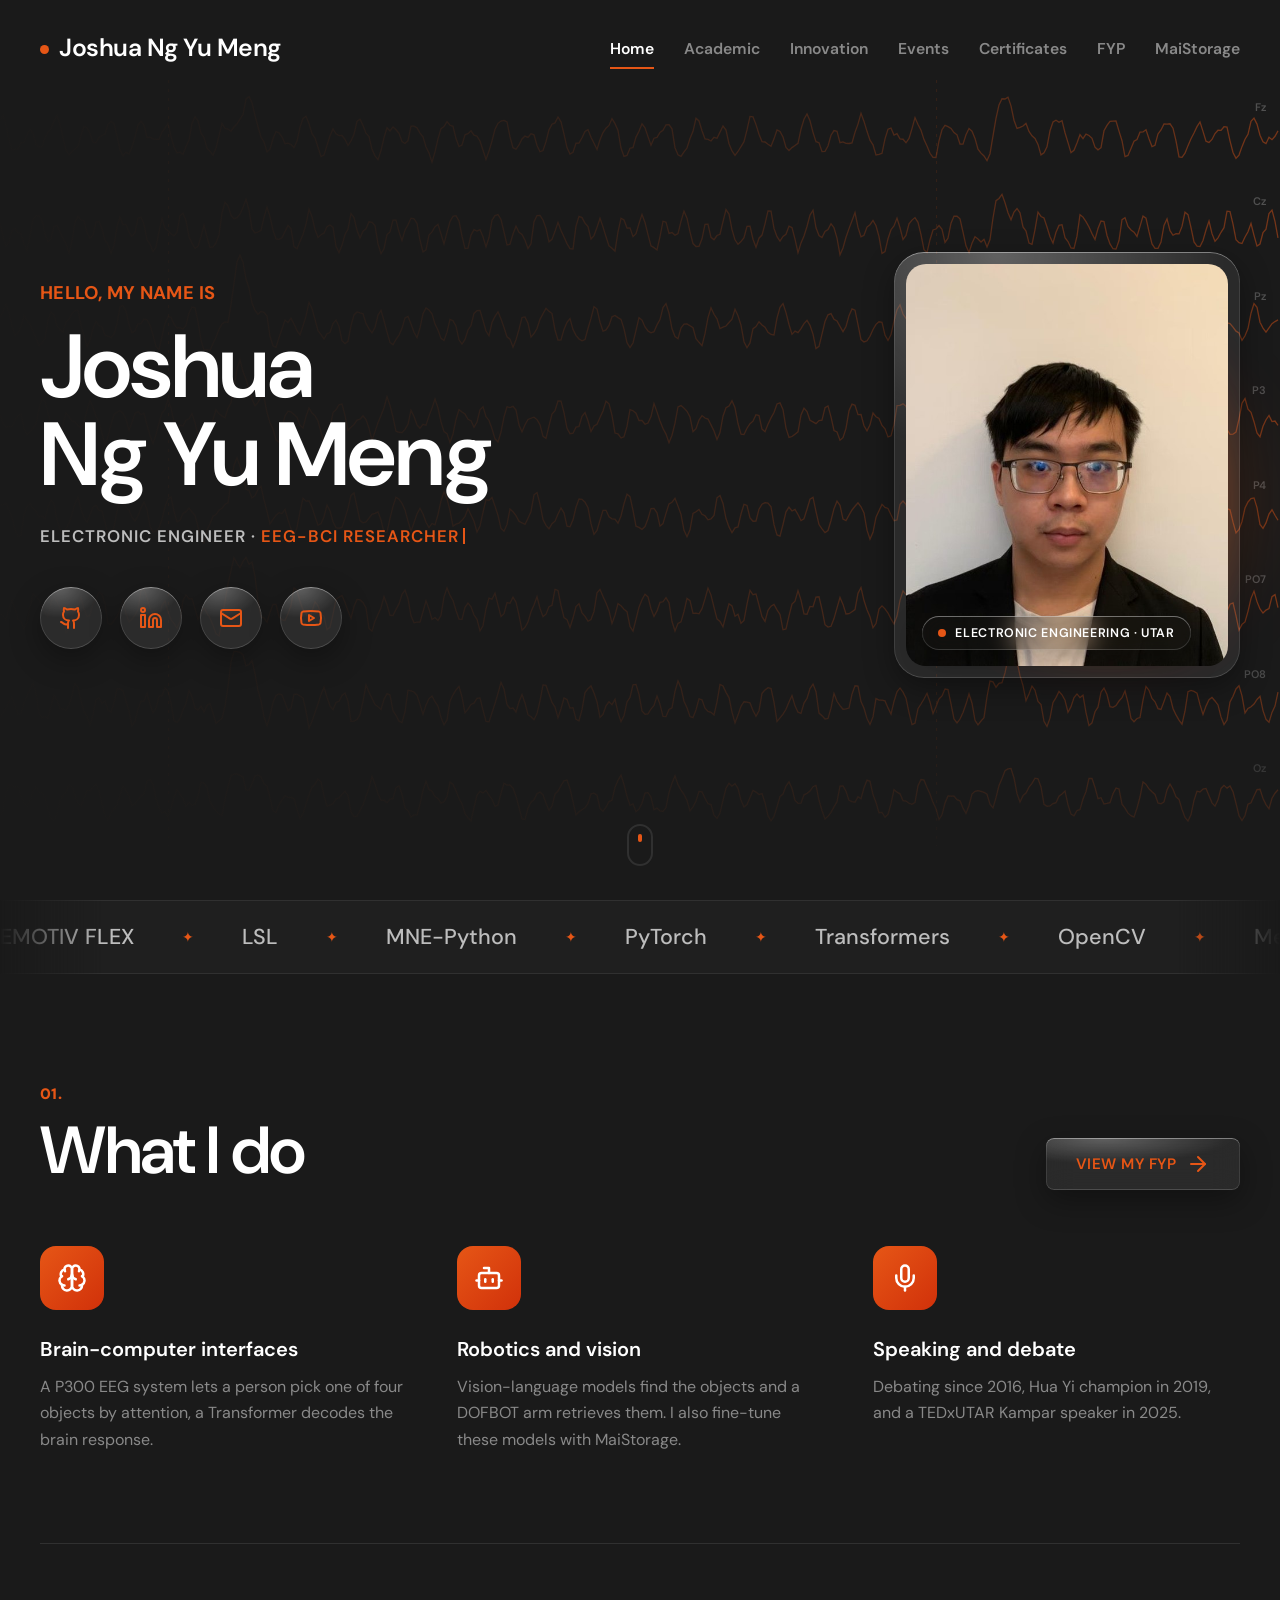
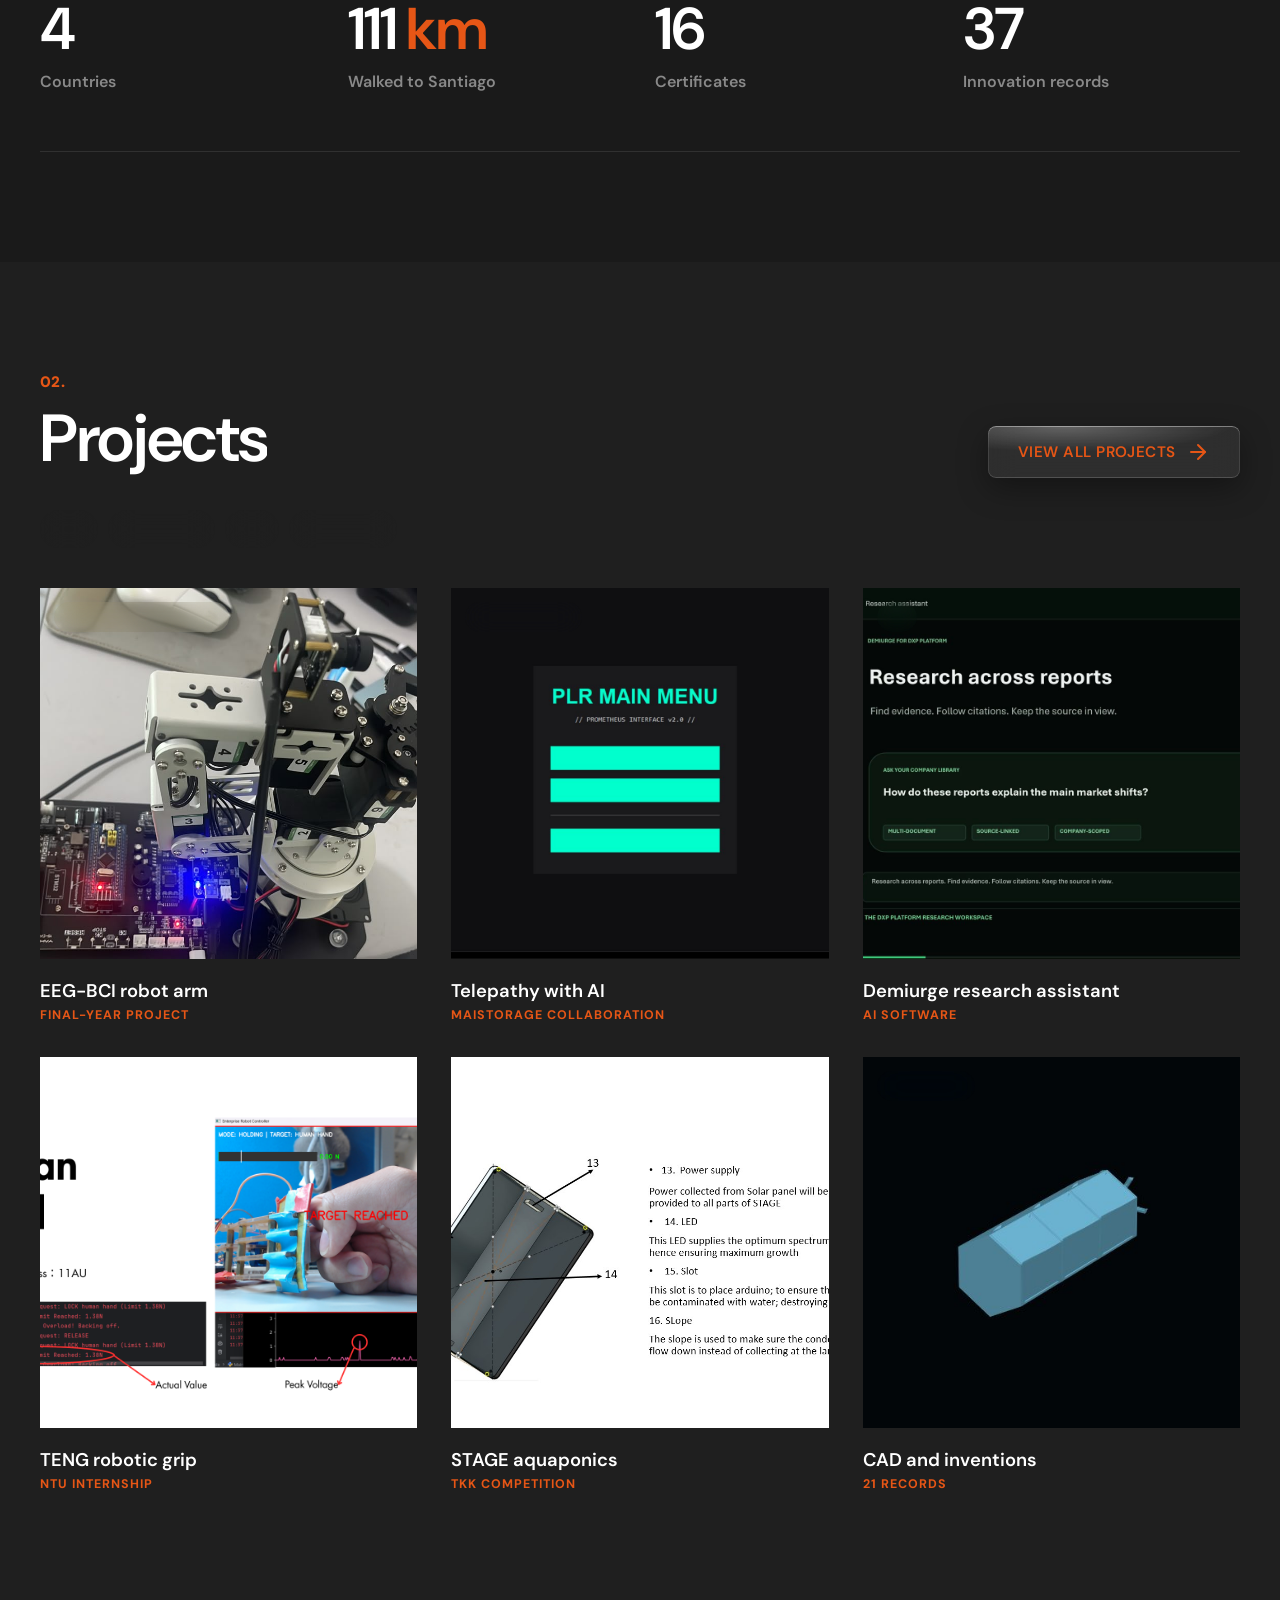
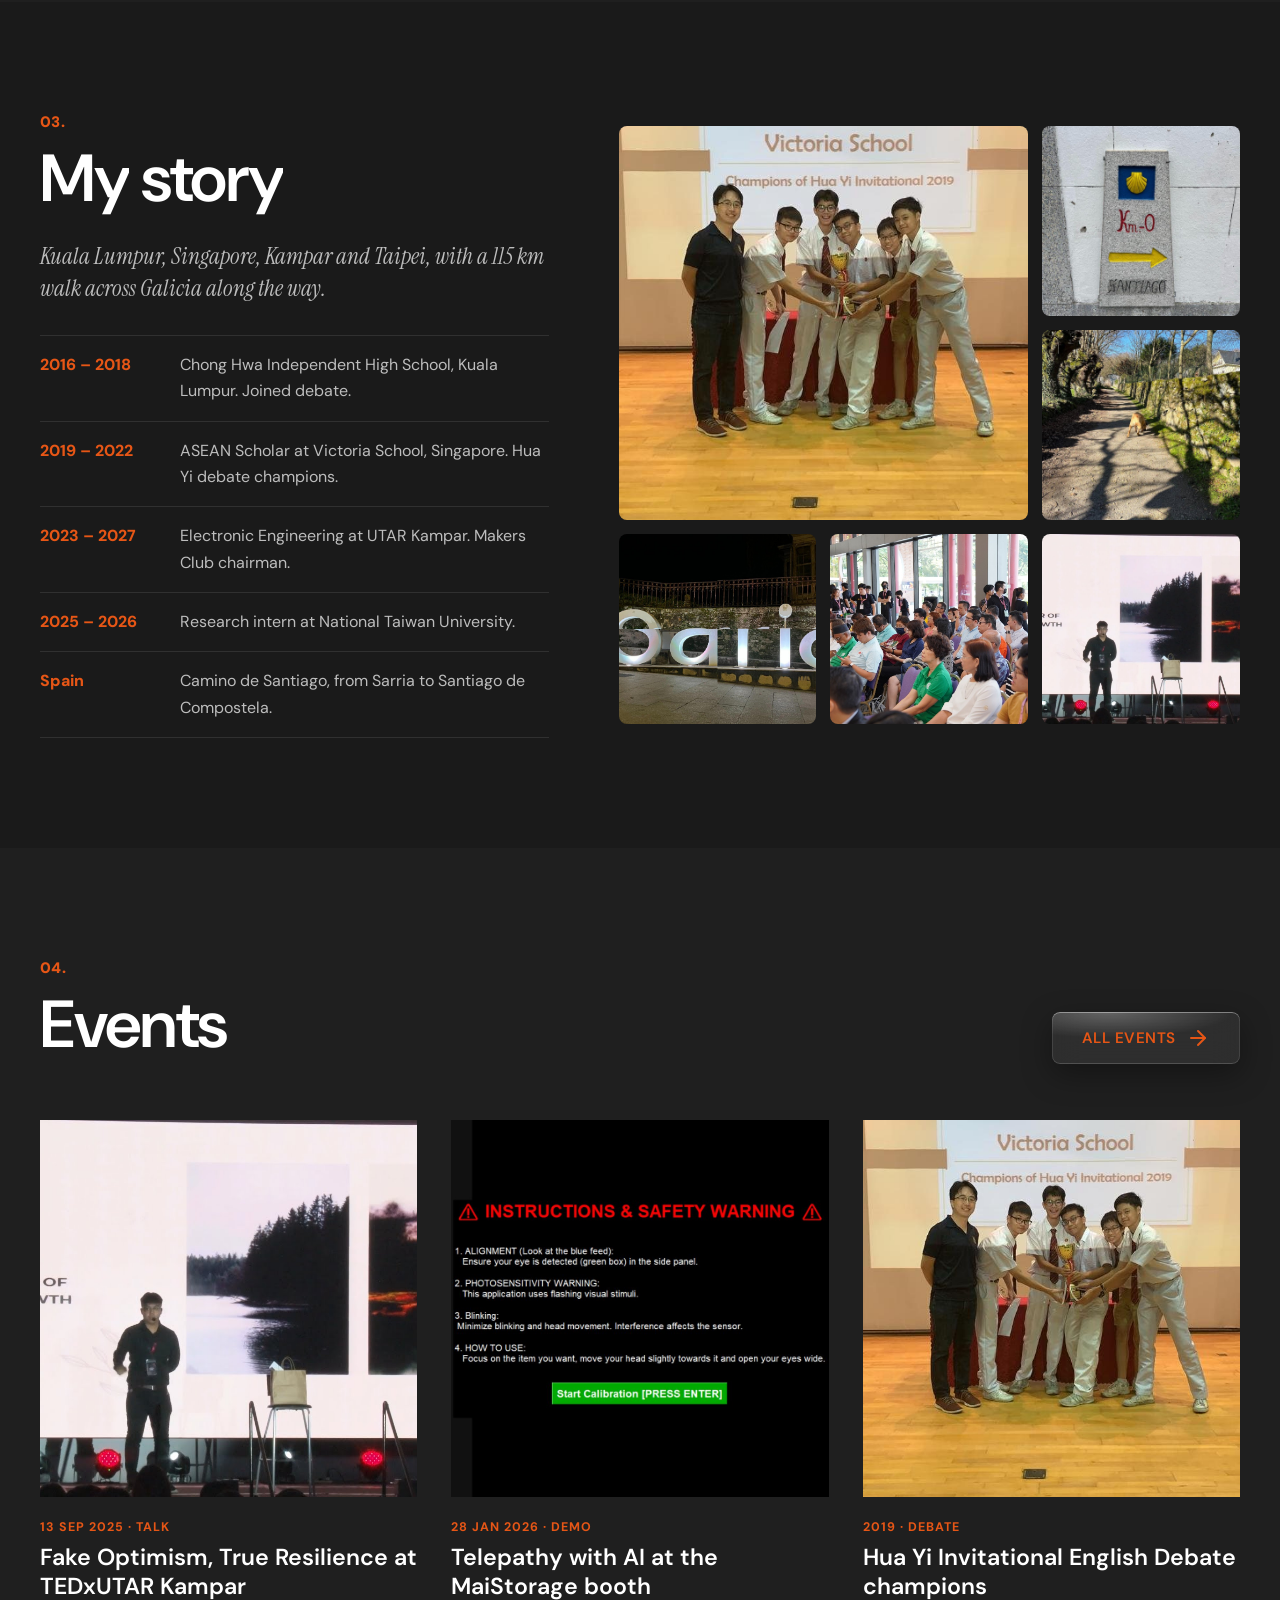
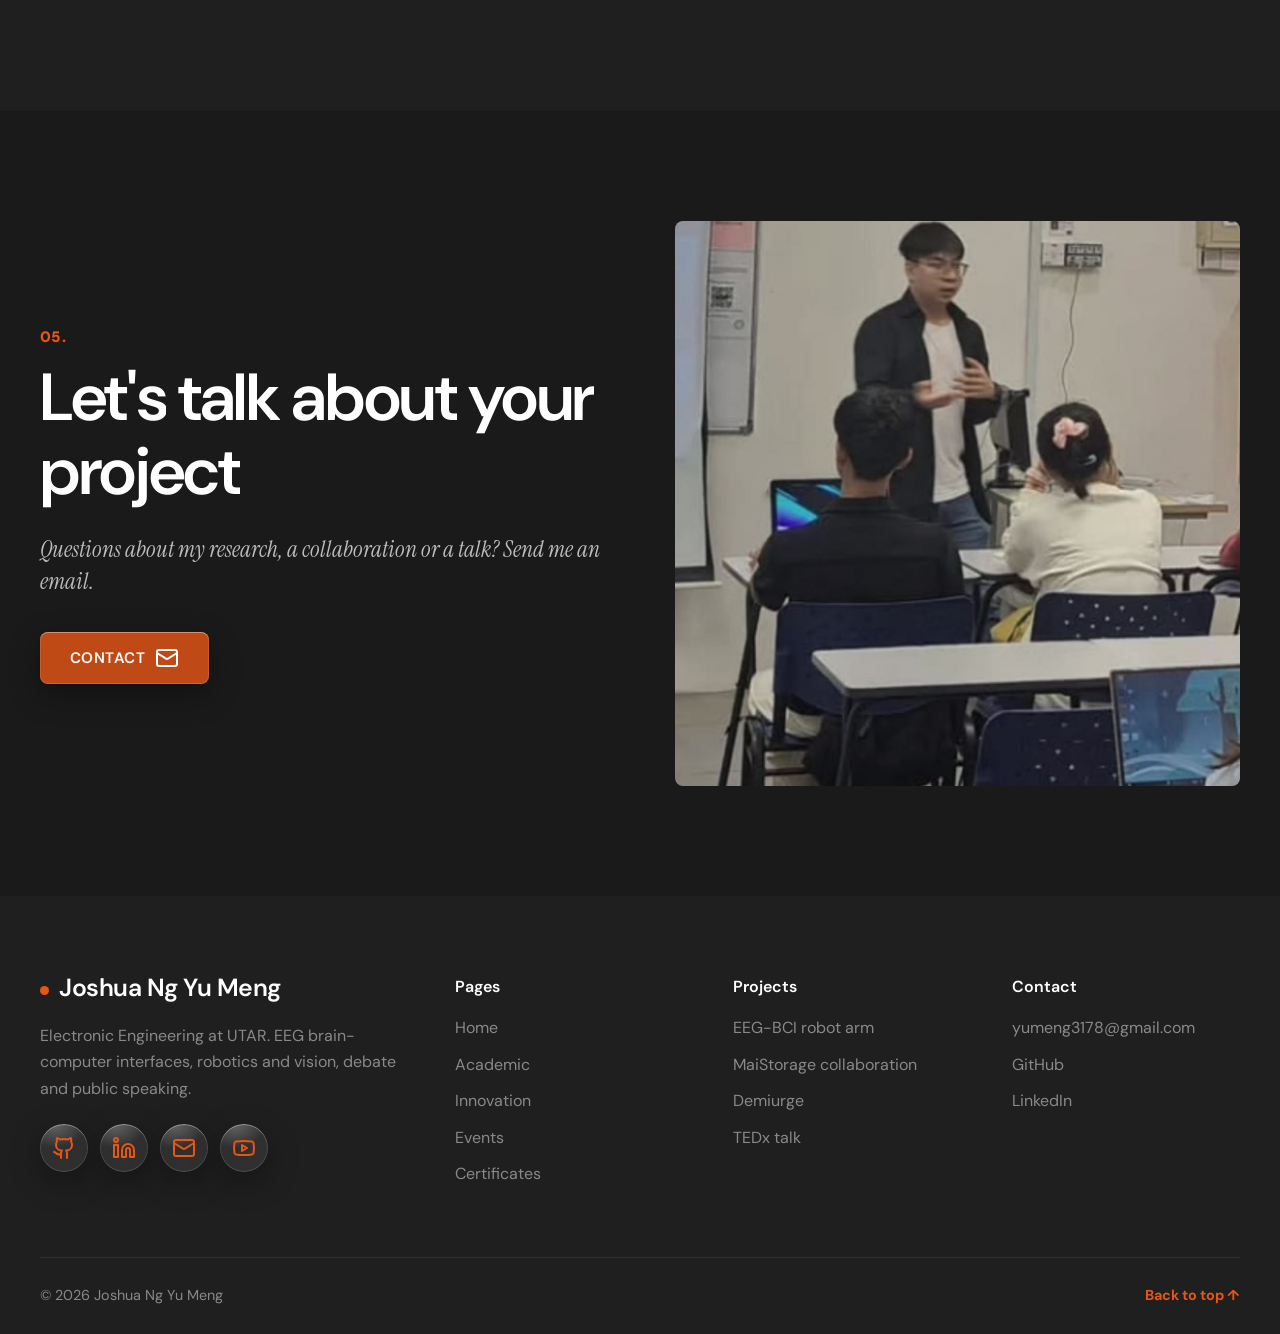
<file: index.html>
<!doctype html>
<html lang="en"><head><meta charset="utf-8"><meta name="viewport" content="width=device-width, initial-scale=1"><meta name="description" content="Joshua Ng Yu Meng, Electronic Engineering student at UTAR: EEG brain-computer interfaces, robotics, debate, TEDx and the MaiStorage collaboration."><title>Joshua Ng Yu Meng | Electronic Engineering</title><link rel="preconnect" href="https://api.fontshare.com"><link rel="preconnect" href="https://fonts.googleapis.com"><link rel="preconnect" href="https://fonts.gstatic.com" crossorigin><link rel="stylesheet" href="https://api.fontshare.com/v2/css?f[]=clash-display@500,600,700&display=swap"><link rel="stylesheet" href="https://fonts.googleapis.com/css2?family=DM+Sans:ital,opsz,wght@0,9..40,400;0,9..40,500;0,9..40,700;1,9..40,400&family=Instrument+Serif:ital@0;1&display=swap"><link rel="stylesheet" href="home.css"></head>
<body><div class="progress"></div><script>document.documentElement.classList.add('js')</script>
<header class="top" id="top"><div class="wrap"><a class="brand" href="index.html"><i></i>Joshua Ng Yu Meng</a><nav class="nav" aria-label="Primary navigation"><a href="index.html" aria-current="page">Home</a><a href="academic.html">Academic</a><a href="innovation.html">Innovation</a><a href="events.html">Events</a><a href="certificates.html">Certificates</a><a href="fyp.html">FYP</a><a href="maistorage.html">MaiStorage</a></nav><button class="menu-btn" aria-label="Open menu" aria-expanded="false"><svg class="ic" viewBox="0 0 24 24" fill="none" stroke="currentColor" stroke-width="2" stroke-linecap="round" aria-hidden="true"><path d="M4 6h16M4 12h16M4 18h16"/></svg></button></div></header>
<main>
  <section class="hero"><canvas class="hero-eeg" aria-hidden="true"></canvas><div class="wrap hero-grid"><div class="hero-text">
    <p class="hello ld" style="--d:.1s">Hello, my name is</p>
    <h1 class="name ld" style="--d:.25s">Joshua<span>Ng Yu Meng</span></h1>
    <p class="role ld" style="--d:.45s">Electronic engineer · <span class="rotator" data-words="EEG-BCI researcher|Robotics engineer|TEDx speaker|Debater since 2016">EEG-BCI researcher</span></p>
    <div class="ld" style="--d:.6s"><div class="social"><a href="https://github.com/Joshua3178" target="_blank" rel="noreferrer" aria-label="GitHub"><svg class="ic" aria-hidden="true" xmlns="http://www.w3.org/2000/svg" width="24" height="24" viewBox="0 0 24 24" fill="none" stroke="currentColor" stroke-width="2" stroke-linecap="round" stroke-linejoin="round" > <path d="M15 22v-4a4.8 4.8 0 0 0-1-3.5c3 0 6-2 6-5.5.08-1.25-.27-2.48-1-3.5.28-1.15.28-2.35 0-3.5 0 0-1 0-3 1.5-2.64-.5-5.36-.5-8 0C6 2 5 2 5 2c-.3 1.15-.3 2.35 0 3.5A5.403 5.403 0 0 0 4 9c0 3.5 3 5.5 6 5.5-.39.49-.68 1.05-.85 1.65-.17.6-.22 1.23-.15 1.85v4" /> <path d="M9 18c-4.51 2-5-2-7-2" /> </svg></a><a href="https://www.linkedin.com/in/joshua-ng-5a8638422" target="_blank" rel="noreferrer" aria-label="LinkedIn"><svg class="ic" aria-hidden="true" xmlns="http://www.w3.org/2000/svg" width="24" height="24" viewBox="0 0 24 24" fill="none" stroke="currentColor" stroke-width="2" stroke-linecap="round" stroke-linejoin="round" > <path d="M16 8a6 6 0 0 1 6 6v7h-4v-7a2 2 0 0 0-2-2 2 2 0 0 0-2 2v7h-4v-7a6 6 0 0 1 6-6z" /> <rect width="4" height="12" x="2" y="9" /> <circle cx="4" cy="4" r="2" /> </svg></a><a href="mailto:yumeng3178@gmail.com" aria-label="Email"><svg class="ic" aria-hidden="true" xmlns="http://www.w3.org/2000/svg" width="24" height="24" viewBox="0 0 24 24" fill="none" stroke="currentColor" stroke-width="2" stroke-linecap="round" stroke-linejoin="round" > <rect width="20" height="16" x="2" y="4" rx="2" /> <path d="m22 7-8.97 5.7a1.94 1.94 0 0 1-2.06 0L2 7" /> </svg></a><a href="https://youtu.be/0LwCP-skTLY?si=Z0L5x6rH1_snY8cT" target="_blank" rel="noreferrer" aria-label="TEDx talk on YouTube"><svg class="ic" aria-hidden="true" xmlns="http://www.w3.org/2000/svg" width="24" height="24" viewBox="0 0 24 24" fill="none" stroke="currentColor" stroke-width="2" stroke-linecap="round" stroke-linejoin="round" > <path d="M2.5 17a24.12 24.12 0 0 1 0-10 2 2 0 0 1 1.4-1.4 49.56 49.56 0 0 1 16.2 0A2 2 0 0 1 21.5 7a24.12 24.12 0 0 1 0 10 2 2 0 0 1-1.4 1.4 49.55 49.55 0 0 1-16.2 0A2 2 0 0 1 2.5 17" /> <path d="m10 15 5-3-5-3z" /> </svg></a></div></div>
  </div>
    <div class="hero-side ld" style="--d:.35s"><figure class="hero-photo"><img src="assets/images/joshua-hero-portrait.jpg" alt="Joshua Ng Yu Meng" width="560" height="700"><figcaption><i></i>Electronic Engineering · UTAR</figcaption></figure></div>
  </div><a class="scroll-hint" href="#about" aria-label="Scroll down"></a></section>
  <div class="marquee" aria-label="Tools I use"><div class="track"><span>EMOTIV FLEX</span><span>LSL</span><span>MNE-Python</span><span>PyTorch</span><span>Transformers</span><span>OpenCV</span><span>MediaPipe</span><span>Qwen-VL</span><span>YOLO-World</span><span>SAM2</span><span>ESP32</span><span>STM32</span><span>Arduino</span><span>Inverse kinematics</span><span>Flask</span><span>Playwright</span><span>EMOTIV FLEX</span><span>LSL</span><span>MNE-Python</span><span>PyTorch</span><span>Transformers</span><span>OpenCV</span><span>MediaPipe</span><span>Qwen-VL</span><span>YOLO-World</span><span>SAM2</span><span>ESP32</span><span>STM32</span><span>Arduino</span><span>Inverse kinematics</span><span>Flask</span><span>Playwright</span></div></div>

  <section class="block" id="about"><div class="wrap">
    <div class="head"><span class="hud">01.</span><h2>What I do</h2><a class="btn" href="fyp.html">View my FYP <svg class="ic" aria-hidden="true" xmlns="http://www.w3.org/2000/svg" width="18" height="18" viewBox="0 0 24 24" fill="none" stroke="currentColor" stroke-width="2" stroke-linecap="round" stroke-linejoin="round" > <path d="M5 12h14" /> <path d="m12 5 7 7-7 7" /> </svg></a></div>
    <div class="svc">
      <article><div class="ico"><svg class="ic" aria-hidden="true" xmlns="http://www.w3.org/2000/svg" width="24" height="24" viewBox="0 0 24 24" fill="none" stroke="currentColor" stroke-width="2" stroke-linecap="round" stroke-linejoin="round" > <path d="M12 5a3 3 0 1 0-5.997.125 4 4 0 0 0-2.526 5.77 4 4 0 0 0 .556 6.588A4 4 0 1 0 12 18Z" /> <path d="M12 5a3 3 0 1 1 5.997.125 4 4 0 0 1 2.526 5.77 4 4 0 0 1-.556 6.588A4 4 0 1 1 12 18Z" /> <path d="M15 13a4.5 4.5 0 0 1-3-4 4.5 4.5 0 0 1-3 4" /> <path d="M17.599 6.5a3 3 0 0 0 .399-1.375" /> <path d="M6.003 5.125A3 3 0 0 0 6.401 6.5" /> <path d="M3.477 10.896a4 4 0 0 1 .585-.396" /> <path d="M19.938 10.5a4 4 0 0 1 .585.396" /> <path d="M6 18a4 4 0 0 1-1.967-.516" /> <path d="M19.967 17.484A4 4 0 0 1 18 18" /> </svg></div><h3>Brain-computer interfaces</h3><p>A P300 EEG system lets a person pick one of four objects by attention, a Transformer decodes the brain response.</p></article>
      <article><div class="ico"><svg class="ic" aria-hidden="true" xmlns="http://www.w3.org/2000/svg" width="24" height="24" viewBox="0 0 24 24" fill="none" stroke="currentColor" stroke-width="2" stroke-linecap="round" stroke-linejoin="round" > <path d="M12 8V4H8" /> <rect width="16" height="12" x="4" y="8" rx="2" /> <path d="M2 14h2" /> <path d="M20 14h2" /> <path d="M15 13v2" /> <path d="M9 13v2" /> </svg></div><h3>Robotics and vision</h3><p>Vision-language models find the objects and a DOFBOT arm retrieves them. I also fine-tune these models with MaiStorage.</p></article>
      <article><div class="ico"><svg class="ic" aria-hidden="true" xmlns="http://www.w3.org/2000/svg" width="24" height="24" viewBox="0 0 24 24" fill="none" stroke="currentColor" stroke-width="2" stroke-linecap="round" stroke-linejoin="round" > <path d="M12 2a3 3 0 0 0-3 3v7a3 3 0 0 0 6 0V5a3 3 0 0 0-3-3Z" /> <path d="M19 10v2a7 7 0 0 1-14 0v-2" /> <line x1="12" x2="12" y1="19" y2="22" /> </svg></div><h3>Speaking and debate</h3><p>Debating since 2016, Hua Yi champion in 2019, and a TEDxUTAR Kampar speaker in 2025.</p></article>
    </div>
    <div class="counts" style="margin-top:90px"><div><b data-n="4">4</b><span>Countries</span></div><div><b data-n="115">115<em> km</em></b><span>Walked to Santiago</span></div><div><b data-n="17">17</b><span>Certificates</span></div><div><b data-n="38">38</b><span>Innovation records</span></div></div>
  </div></section>

  <section class="block alt" id="projects"><div class="wrap">
    <div class="head"><span class="hud">02.</span><h2>Projects</h2><a class="btn" href="innovation.html">View all projects <svg class="ic" aria-hidden="true" xmlns="http://www.w3.org/2000/svg" width="18" height="18" viewBox="0 0 24 24" fill="none" stroke="currentColor" stroke-width="2" stroke-linecap="round" stroke-linejoin="round" > <path d="M5 12h14" /> <path d="m12 5 7 7-7 7" /> </svg></a></div>
    <div class="filters" role="tablist"><button class="on" data-f="all">All</button><button data-f="research">Research</button><button data-f="ai">AI</button><button data-f="hardware">Hardware</button></div><div class="pgrid"><a class="pcard" href="fyp.html" data-cat="research hardware"><figure><img src="assets/images/fyp-dofbot.jpeg" alt="EEG-BCI robot arm" loading="lazy"></figure><h3>EEG-BCI robot arm</h3><p>Final-year project</p></a><a class="pcard" href="maistorage.html" data-cat="research ai"><figure><img src="assets/maistorage/ui-main-menu.jpg" alt="Telepathy with AI" loading="lazy"></figure><h3>Telepathy with AI</h3><p>MaiStorage collaboration</p></a><a class="pcard" href="innovation.html#demiurge" data-cat="ai"><figure><img src="assets/videos/demiurge-demo-poster.jpg" alt="Demiurge research assistant" loading="lazy"></figure><h3>Demiurge research assistant</h3><p>AI software</p></a><a class="pcard" href="innovation.html#teng" data-cat="research hardware"><figure><img src="assets/images/innovation-ntu-grip-hand.png" alt="TENG robotic grip" loading="lazy"></figure><h3>TENG robotic grip</h3><p>NTU internship</p></a><a class="pcard" href="innovation.html#competitions" data-cat="hardware"><figure><img src="assets/images/innovation-tkk-prototype.jpg" alt="STAGE aquaponics" loading="lazy"></figure><h3>STAGE aquaponics</h3><p>TKK competition</p></a><a class="pcard" href="innovation.html#inventions" data-cat="hardware"><figure><img src="assets/images/cad-cage-assembly.jpg" alt="CAD and inventions" loading="lazy"></figure><h3>CAD and inventions</h3><p>21 records</p></a></div>
  </div></section>

  <section class="block" id="story"><div class="wrap split">
    <div>
      <div class="head" style="margin-bottom:22px"><span class="hud">03.</span><h2>My story</h2></div>
      <p class="lead">Kuala Lumpur, Singapore, Kampar and Taipei, with a 115 km walk across Galicia along the way.</p>
      <ul class="places">
        <li><b>2016 – 2018</b><span>Chong Hwa Independent High School, Kuala Lumpur. Joined debate.</span></li>
        <li><b>2019 – 2022</b><span>ASEAN Scholar at Victoria School, Singapore. Hua Yi debate champions.</span></li>
        <li><b>2023 – 2027</b><span>Electronic Engineering at UTAR Kampar. Makers Club chairman.</span></li>
        <li><b>2025 – 2026</b><span>Research intern at National Taiwan University.</span></li>
        <li><b>Spain</b><span>Camino de Santiago, from Sarria to Santiago de Compostela.</span></li>
      </ul>
    </div>
    <div class="mosaic">
      <figure data-lb><img src="assets/images/victoria-school-hua-yi-2019.jpg" alt="Victoria School debate team, Hua Yi Invitational 2019" loading="lazy"></figure>
      <figure data-lb><img src="assets/images/camino-km0-waymark.jpg" alt="Camino waymark, Km 0" loading="lazy"></figure>
      <figure data-lb><img src="assets/images/camino-forest-path.jpg" alt="Camino path in Galicia" loading="lazy"></figure>
      <figure data-lb><img src="assets/images/camino-sarria-sign.jpg" alt="Sarria sign" loading="lazy"></figure>
      <figure data-lb><img src="assets/images/life-death-expo-utar-2024.jpg" alt="Life and Death Expo 2024" loading="lazy"></figure>
      <figure data-lb><img src="assets/images/tedx-talk-video-thumbnail.jpg" alt="TEDxUTAR Kampar 2025 stage" loading="lazy"></figure>
    </div>
  </div></section>

  <section class="block alt" id="events"><div class="wrap">
    <div class="head"><span class="hud">04.</span><h2>Events</h2><a class="btn" href="events.html">All events <svg class="ic" aria-hidden="true" xmlns="http://www.w3.org/2000/svg" width="18" height="18" viewBox="0 0 24 24" fill="none" stroke="currentColor" stroke-width="2" stroke-linecap="round" stroke-linejoin="round" > <path d="M5 12h14" /> <path d="m12 5 7 7-7 7" /> </svg></a></div>
    <div class="news"><a href="events.html"><figure><img src="assets/images/tedx-talk-video-thumbnail.jpg" alt="Fake Optimism, True Resilience at TEDxUTAR Kampar" loading="lazy"></figure><span class="meta">13 Sep 2025 · Talk</span><h3>Fake Optimism, True Resilience at TEDxUTAR Kampar</h3></a><a href="maistorage.html"><figure><img src="assets/maistorage/ui-instructions.jpg" alt="Telepathy with AI at the MaiStorage booth" loading="lazy"></figure><span class="meta">28 Jan 2026 · Demo</span><h3>Telepathy with AI at the MaiStorage booth</h3></a><a href="events.html"><figure><img src="assets/images/victoria-school-hua-yi-2019.jpg" alt="Hua Yi Invitational English Debate champions" loading="lazy"></figure><span class="meta">2019 · Debate</span><h3>Hua Yi Invitational English Debate champions</h3></a></div>
  </div></section>

  <section class="block" id="contact"><div class="wrap cta">
    <div><span class="hud">05.</span><h2 class="sec-title" style="margin-top:12px">Let's talk about your project</h2><p>Questions about my research, a collaboration or a talk? Send me an email.</p><a class="btn solid" href="mailto:yumeng3178@gmail.com">Contact <svg class="ic" aria-hidden="true" xmlns="http://www.w3.org/2000/svg" width="18" height="18" viewBox="0 0 24 24" fill="none" stroke="currentColor" stroke-width="2" stroke-linecap="round" stroke-linejoin="round" > <rect width="20" height="16" x="2" y="4" rx="2" /> <path d="m22 7-8.97 5.7a1.94 1.94 0 0 1-2.06 0L2 7" /> </svg></a></div>
    <figure><img src="assets/images/tedx-speaking-preparation.jpg" alt="Joshua speaking to a group" loading="lazy"></figure>
  </div></section>
</main>
<footer class="foot"><div class="wrap">
  <div class="cols">
    <div><a class="brand" href="index.html"><i></i>Joshua Ng Yu Meng</a><p style="margin:18px 0 22px;max-width:360px">Electronic Engineering at UTAR. EEG brain-computer interfaces, robotics and vision, debate and public speaking.</p><div class="social"><a href="https://github.com/Joshua3178" target="_blank" rel="noreferrer" aria-label="GitHub"><svg class="ic" aria-hidden="true" xmlns="http://www.w3.org/2000/svg" width="24" height="24" viewBox="0 0 24 24" fill="none" stroke="currentColor" stroke-width="2" stroke-linecap="round" stroke-linejoin="round" > <path d="M15 22v-4a4.8 4.8 0 0 0-1-3.5c3 0 6-2 6-5.5.08-1.25-.27-2.48-1-3.5.28-1.15.28-2.35 0-3.5 0 0-1 0-3 1.5-2.64-.5-5.36-.5-8 0C6 2 5 2 5 2c-.3 1.15-.3 2.35 0 3.5A5.403 5.403 0 0 0 4 9c0 3.5 3 5.5 6 5.5-.39.49-.68 1.05-.85 1.65-.17.6-.22 1.23-.15 1.85v4" /> <path d="M9 18c-4.51 2-5-2-7-2" /> </svg></a><a href="https://www.linkedin.com/in/joshua-ng-5a8638422" target="_blank" rel="noreferrer" aria-label="LinkedIn"><svg class="ic" aria-hidden="true" xmlns="http://www.w3.org/2000/svg" width="24" height="24" viewBox="0 0 24 24" fill="none" stroke="currentColor" stroke-width="2" stroke-linecap="round" stroke-linejoin="round" > <path d="M16 8a6 6 0 0 1 6 6v7h-4v-7a2 2 0 0 0-2-2 2 2 0 0 0-2 2v7h-4v-7a6 6 0 0 1 6-6z" /> <rect width="4" height="12" x="2" y="9" /> <circle cx="4" cy="4" r="2" /> </svg></a><a href="mailto:yumeng3178@gmail.com" aria-label="Email"><svg class="ic" aria-hidden="true" xmlns="http://www.w3.org/2000/svg" width="24" height="24" viewBox="0 0 24 24" fill="none" stroke="currentColor" stroke-width="2" stroke-linecap="round" stroke-linejoin="round" > <rect width="20" height="16" x="2" y="4" rx="2" /> <path d="m22 7-8.97 5.7a1.94 1.94 0 0 1-2.06 0L2 7" /> </svg></a><a href="https://youtu.be/0LwCP-skTLY?si=Z0L5x6rH1_snY8cT" target="_blank" rel="noreferrer" aria-label="TEDx talk on YouTube"><svg class="ic" aria-hidden="true" xmlns="http://www.w3.org/2000/svg" width="24" height="24" viewBox="0 0 24 24" fill="none" stroke="currentColor" stroke-width="2" stroke-linecap="round" stroke-linejoin="round" > <path d="M2.5 17a24.12 24.12 0 0 1 0-10 2 2 0 0 1 1.4-1.4 49.56 49.56 0 0 1 16.2 0A2 2 0 0 1 21.5 7a24.12 24.12 0 0 1 0 10 2 2 0 0 1-1.4 1.4 49.55 49.55 0 0 1-16.2 0A2 2 0 0 1 2.5 17" /> <path d="m10 15 5-3-5-3z" /> </svg></a></div></div>
    <div><h4>Pages</h4><ul><li><a href="index.html">Home</a></li><li><a href="academic.html">Academic</a></li><li><a href="innovation.html">Innovation</a></li><li><a href="events.html">Events</a></li><li><a href="certificates.html">Certificates</a></li></ul></div>
    <div><h4>Projects</h4><ul><li><a href="fyp.html">EEG-BCI robot arm</a></li><li><a href="maistorage.html">MaiStorage collaboration</a></li><li><a href="innovation.html#demiurge">Demiurge</a></li><li><a href="https://youtu.be/0LwCP-skTLY?si=Z0L5x6rH1_snY8cT" target="_blank" rel="noreferrer">TEDx talk</a></li></ul></div>
    <div><h4>Contact</h4><ul><li><a href="mailto:yumeng3178@gmail.com">yumeng3178@gmail.com</a></li><li><a href="https://github.com/Joshua3178" target="_blank" rel="noreferrer">GitHub</a></li><li><a href="https://www.linkedin.com/in/joshua-ng-5a8638422" target="_blank" rel="noreferrer">LinkedIn</a></li></ul></div>
  </div>
  <div class="base"><span>© 2026 Joshua Ng Yu Meng</span><a href="#top" style="color:var(--orange);text-decoration:none;font-weight:700">Back to top ↑</a></div>
</div></footer>
<script src="site.js"></script></body></html>
</file>
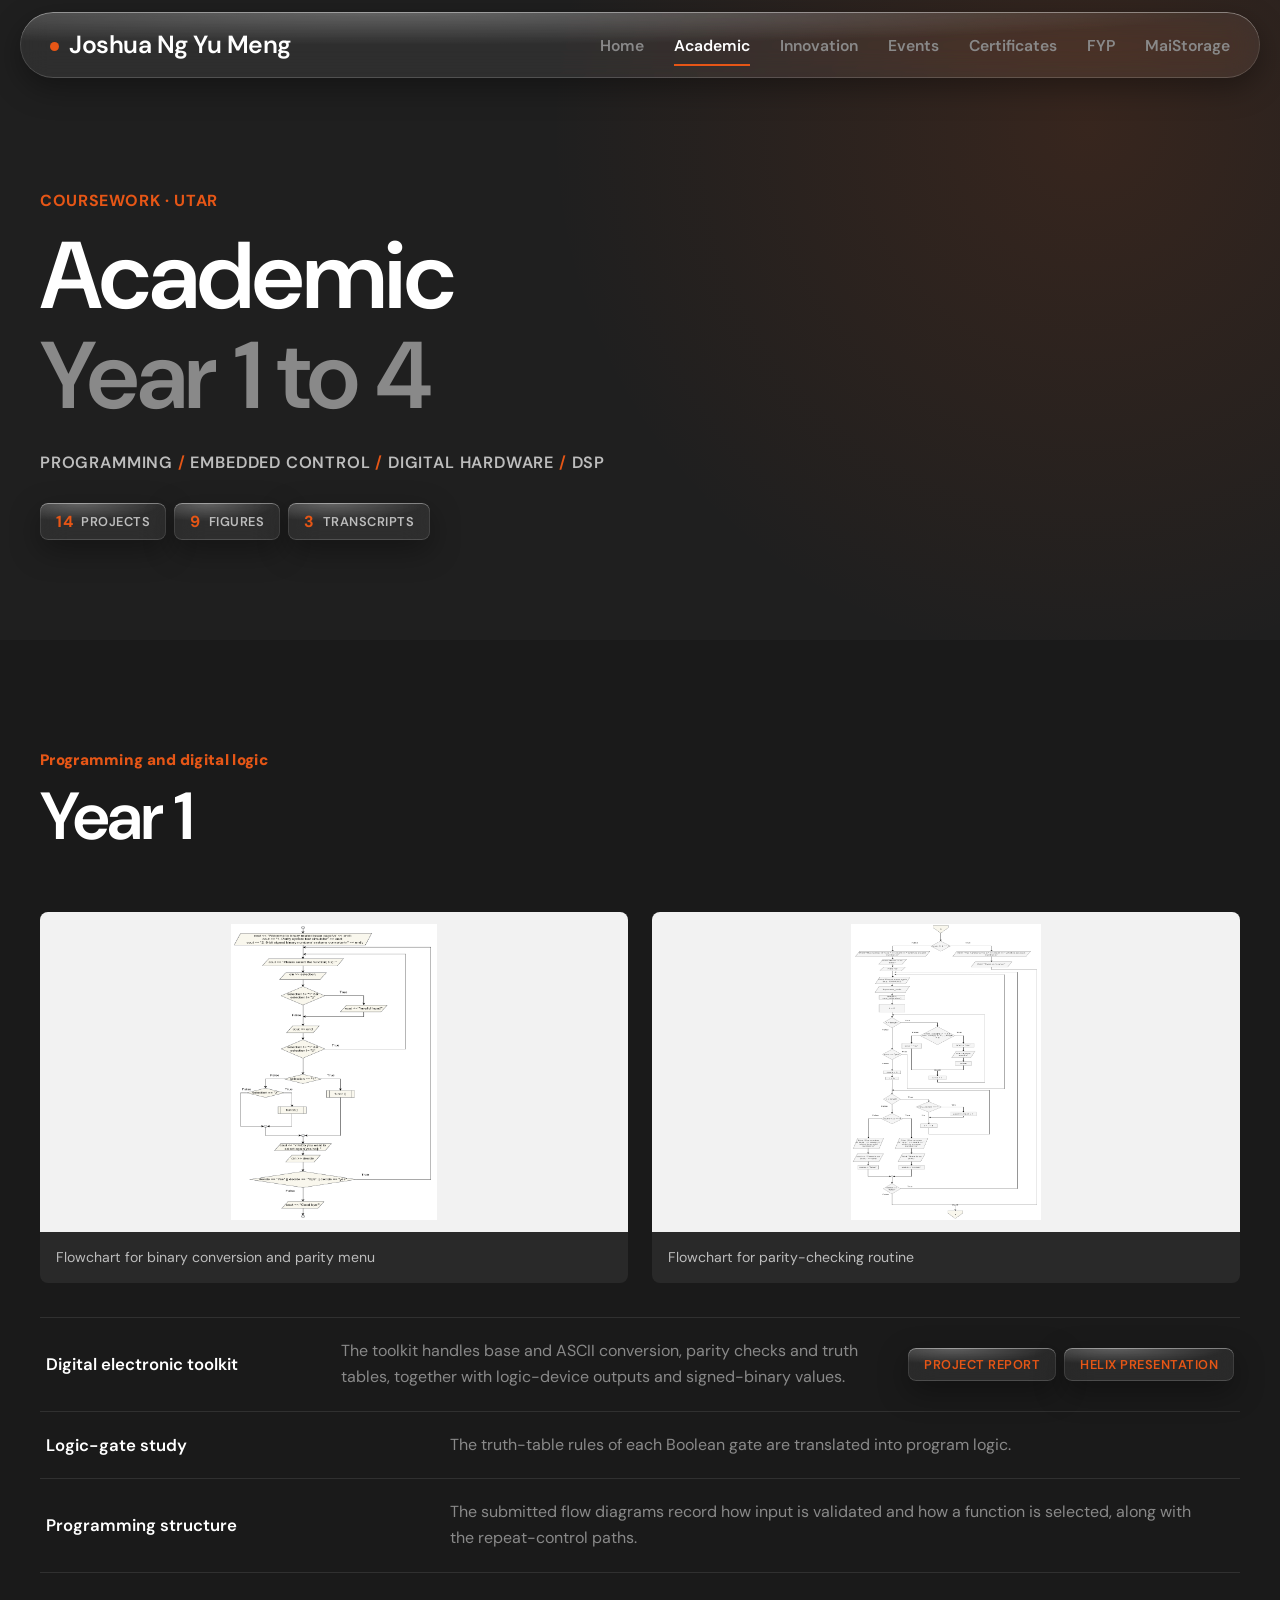
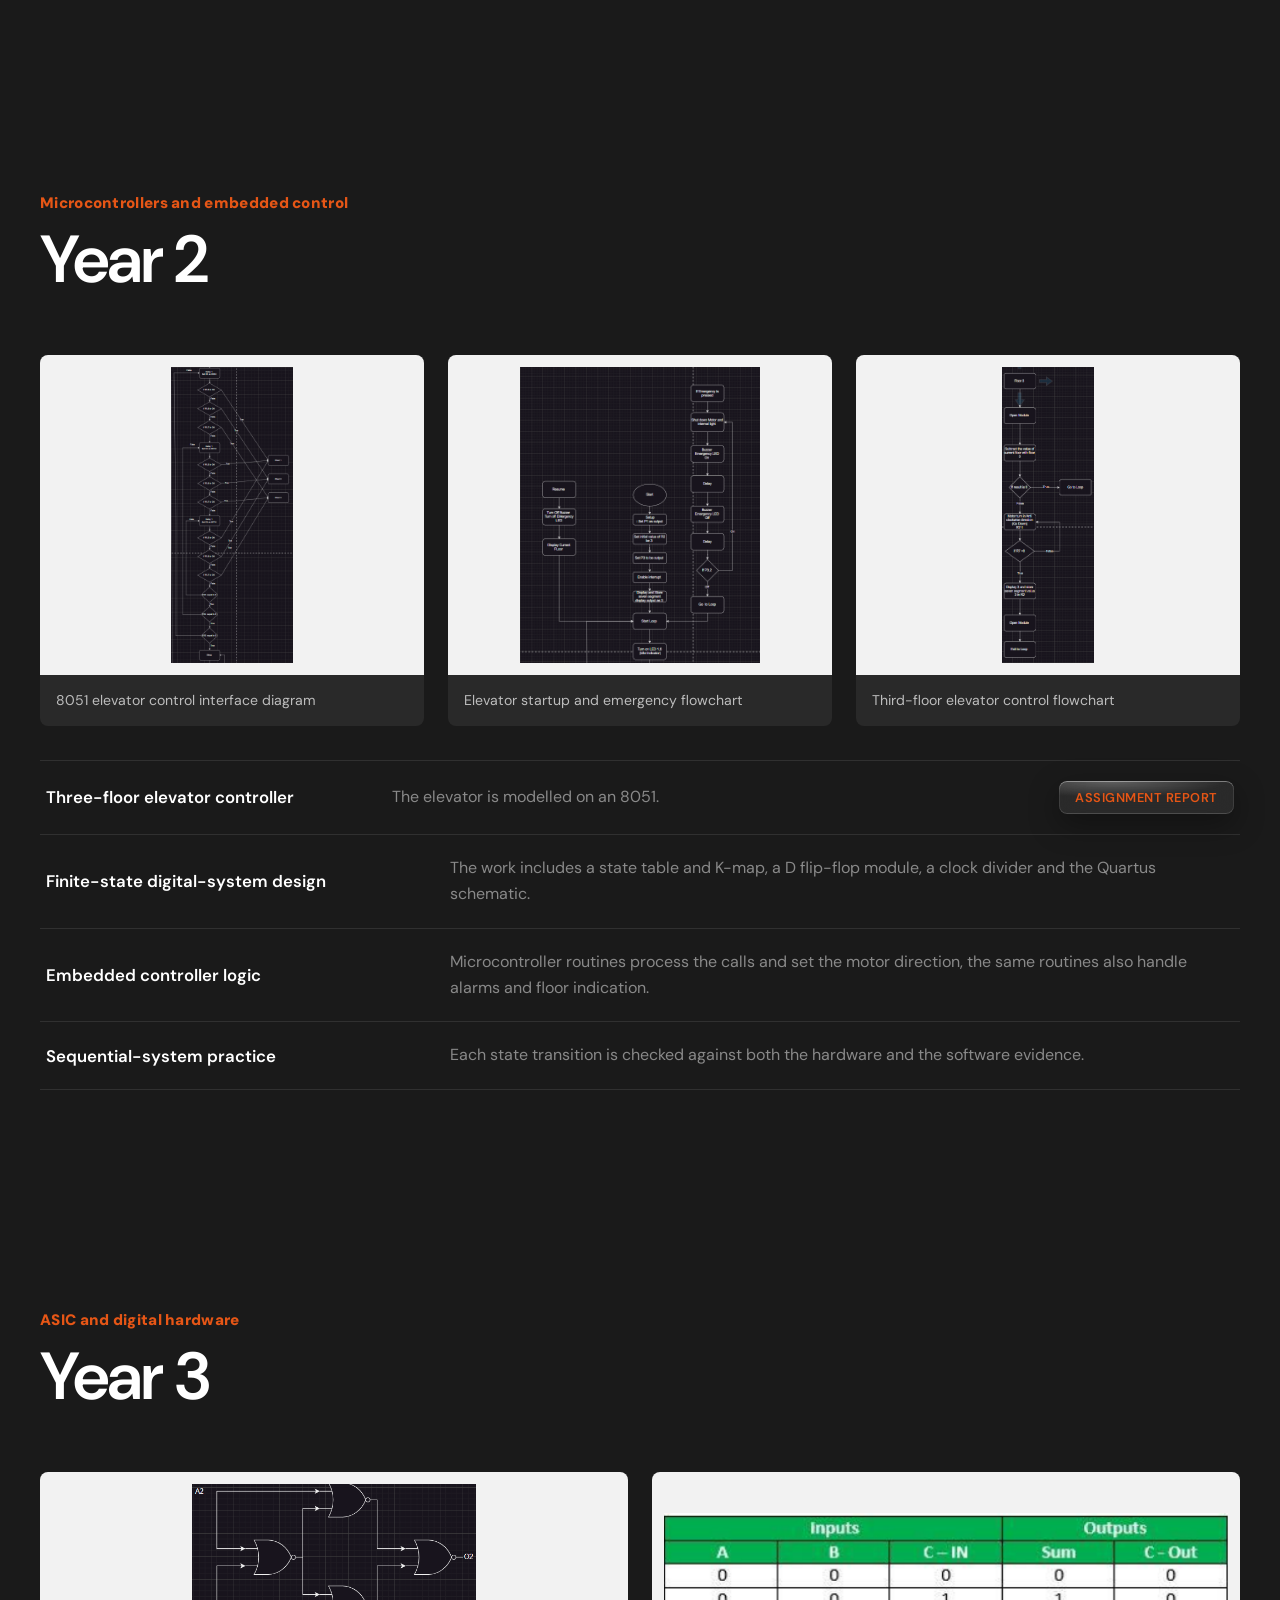
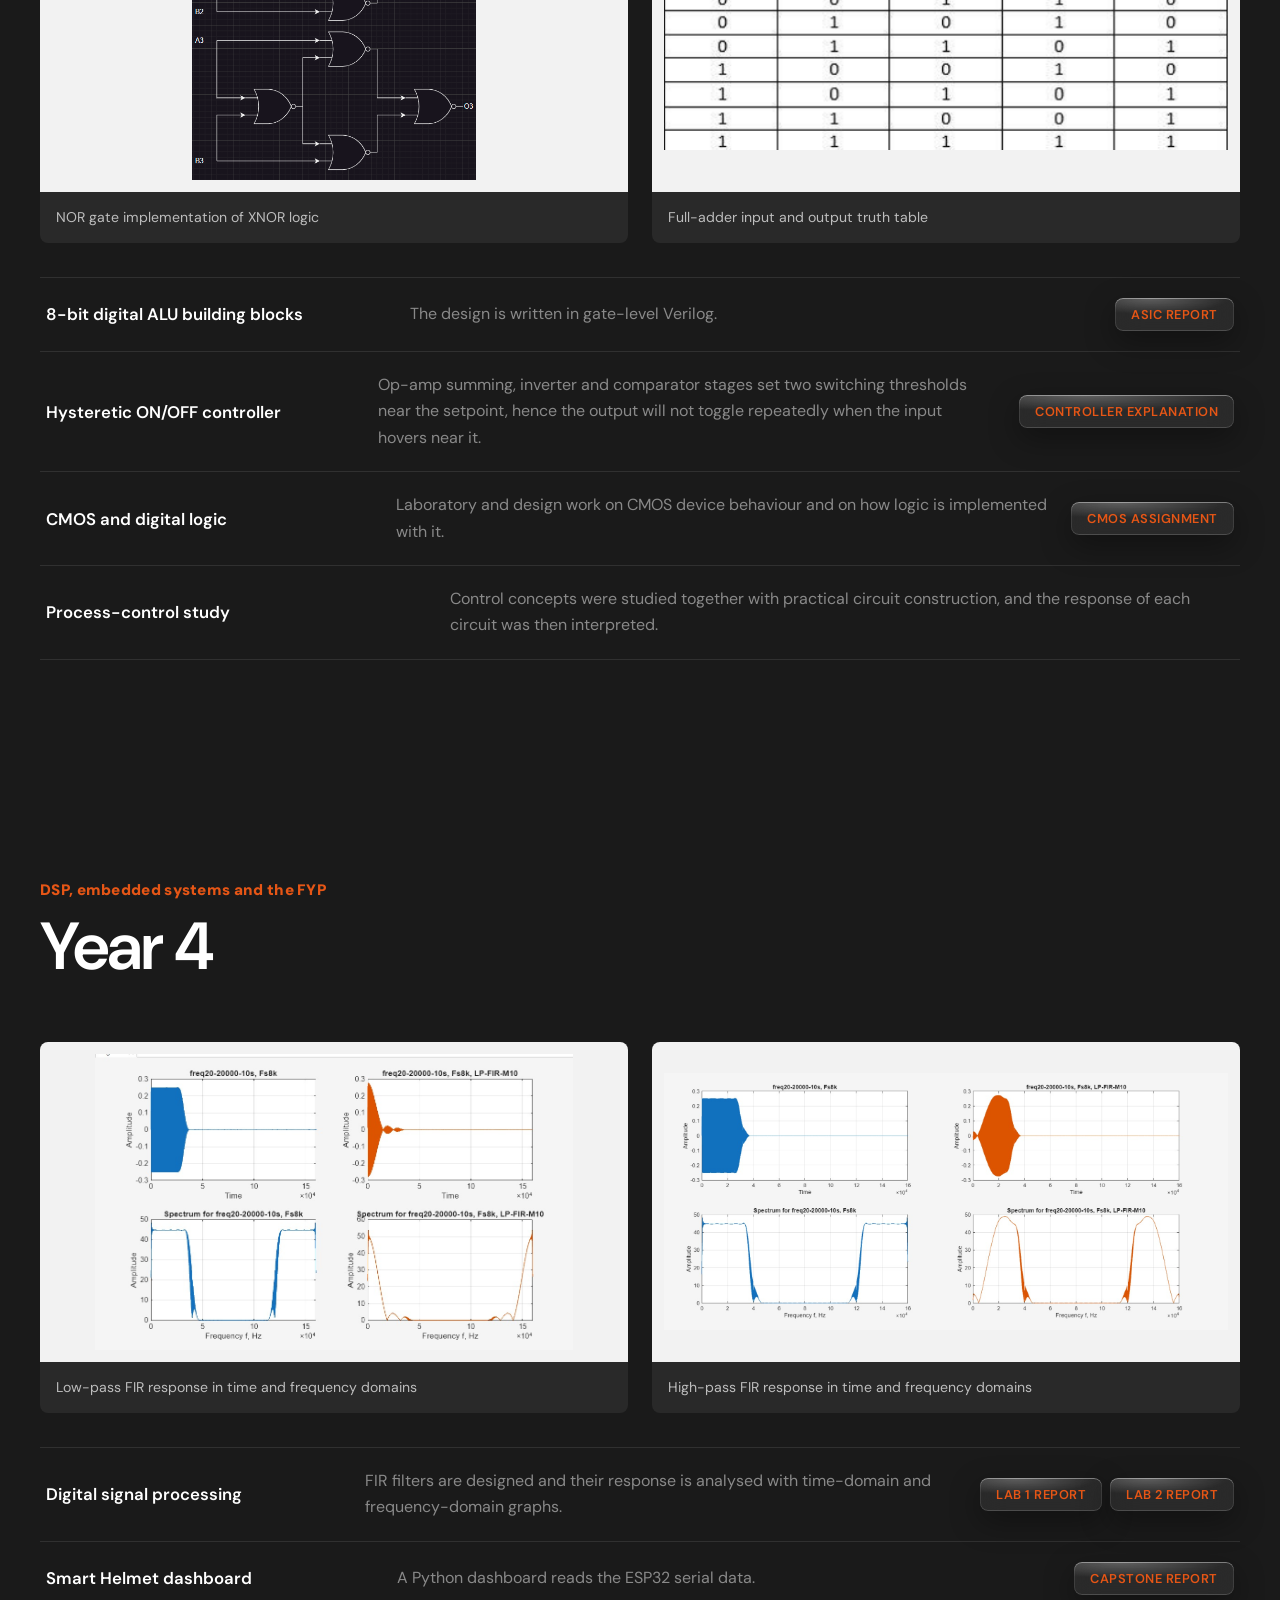
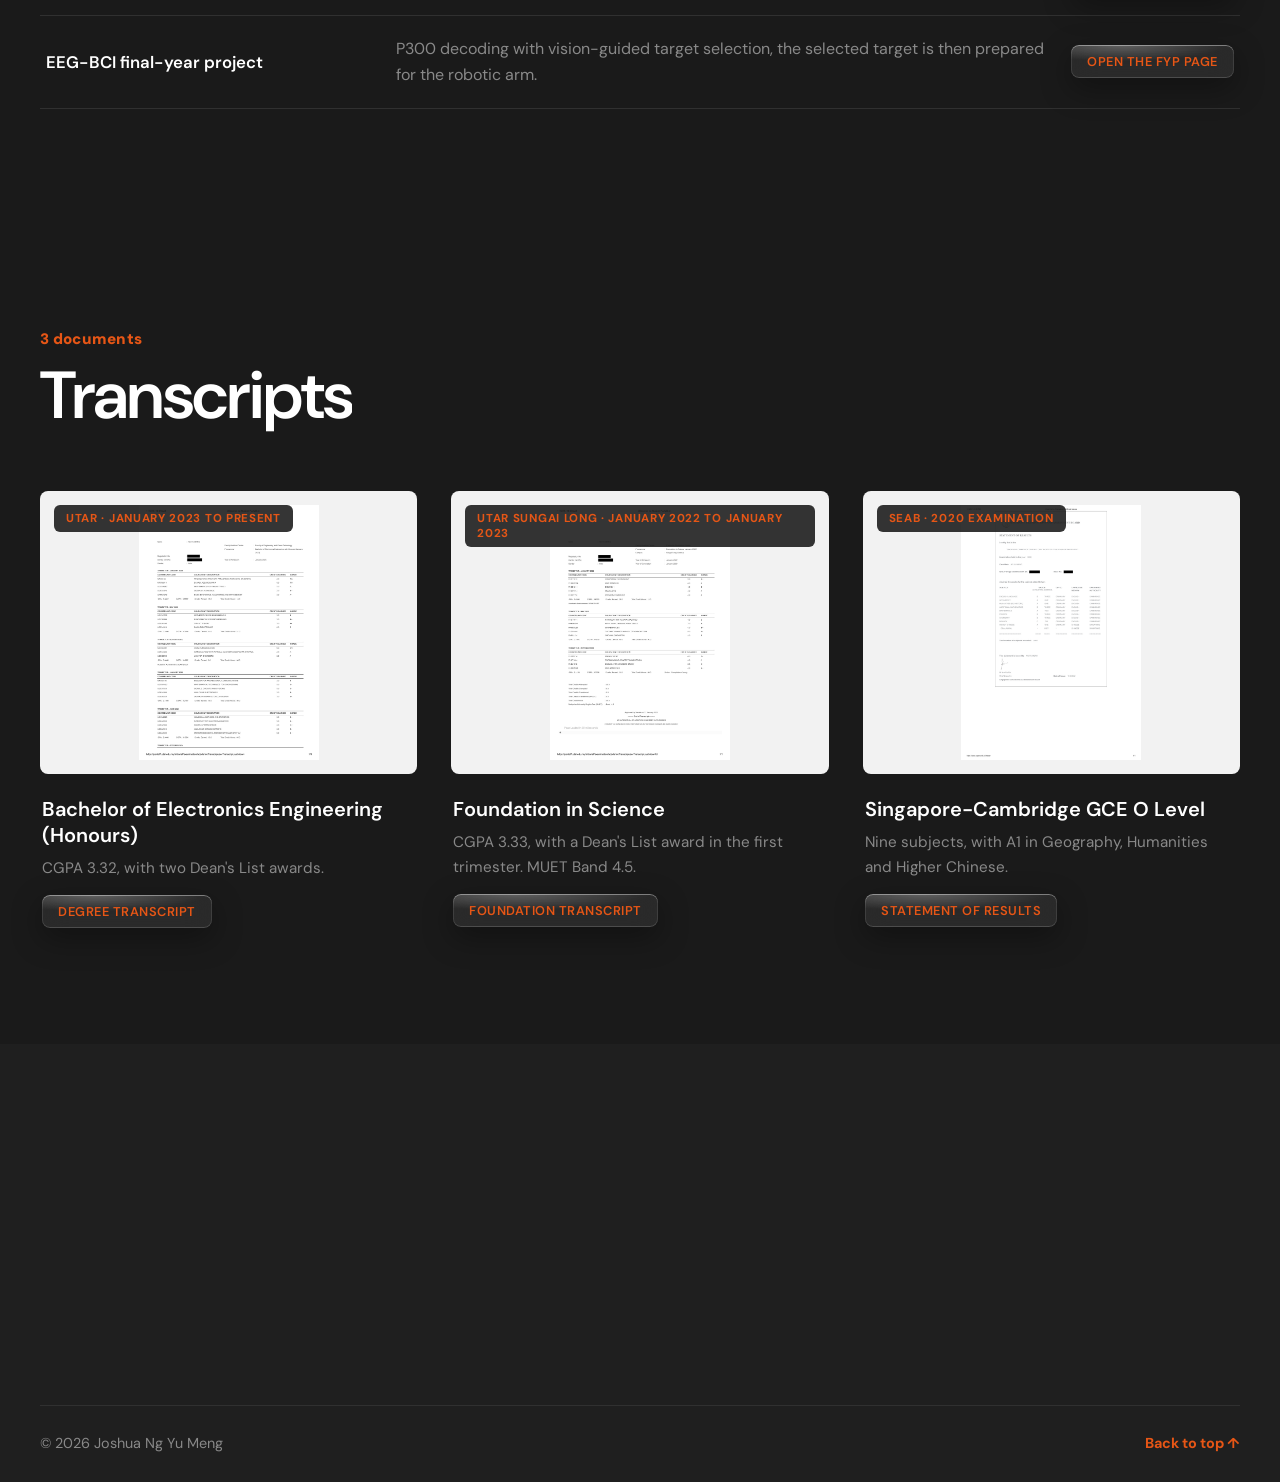
<file: academic.html>
<!doctype html>
<html lang="en"><head><meta charset="utf-8"><meta name="viewport" content="width=device-width, initial-scale=1"><meta name="description" content="Coursework of Joshua Ng Yu Meng at UTAR, Year 1 to Year 4: programming, embedded control, digital hardware and DSP."><title>Academic work | Joshua Ng Yu Meng</title><link rel="preconnect" href="https://api.fontshare.com"><link rel="preconnect" href="https://fonts.googleapis.com"><link rel="preconnect" href="https://fonts.gstatic.com" crossorigin><link rel="stylesheet" href="https://api.fontshare.com/v2/css?f[]=clash-display@500,600,700&display=swap"><link rel="stylesheet" href="https://fonts.googleapis.com/css2?family=DM+Sans:ital,opsz,wght@0,9..40,400;0,9..40,500;0,9..40,700;1,9..40,400&family=Instrument+Serif:ital@0;1&display=swap"><link rel="stylesheet" href="home.css"></head>
<body><div class="progress"></div><script>document.documentElement.classList.add('js')</script>
<header class="top solid" id="top"><div class="wrap"><a class="brand" href="index.html"><i></i>Joshua Ng Yu Meng</a><nav class="nav" aria-label="Primary navigation"><a href="index.html">Home</a><a href="academic.html" aria-current="page">Academic</a><a href="innovation.html">Innovation</a><a href="events.html">Events</a><a href="certificates.html">Certificates</a><a href="fyp.html">FYP</a><a href="maistorage.html">MaiStorage</a></nav><button class="menu-btn" aria-label="Open menu" aria-expanded="false"><svg class="ic" viewBox="0 0 24 24" fill="none" stroke="currentColor" stroke-width="2" stroke-linecap="round" aria-hidden="true"><path d="M4 6h16M4 12h16M4 18h16"/></svg></button></div></header>
<main>
  <section class="phero"><div class="wrap"><p class="status hud"><b></b>Coursework · UTAR</p><h1>Academic<span>Year 1 to 4</span></h1><p class="tag">Programming <em>/</em> embedded control <em>/</em> digital hardware <em>/</em> DSP</p><div class="chips"><span><b>14</b>projects</span><span><b>9</b>figures</span><span><b>3</b>transcripts</span></div></div><div class="stripes"></div></section>
  <section class="block"><div class="wrap">
    <div class="head"><h2>Year 1</h2><span class="hud">Programming and digital logic</span></div>
    <div class="gallery"><a href="assets/images/academic-y1-programming-menu-flow.png" target="_blank" rel="noreferrer" data-lb><img src="assets/images/academic-y1-programming-menu-flow.png" alt="Flowchart for binary conversion and parity menu" loading="lazy"><span>Flowchart for binary conversion and parity menu</span></a><a href="assets/images/academic-y1-parity-flow.png" target="_blank" rel="noreferrer" data-lb><img src="assets/images/academic-y1-parity-flow.png" alt="Flowchart for parity-checking routine" loading="lazy"><span>Flowchart for parity-checking routine</span></a></div>
    <ul class="rows"><li><h3>Digital electronic toolkit</h3><p>The toolkit handles base and ASCII conversion, parity checks and truth tables, together with logic-device outputs and signed-binary values.</p><div class="chips"><a href="assets/docs/y1-programming-report.pdf" target="_blank" rel="noreferrer">Project report</a><a href="assets/docs/y1-programming-slides.pdf" target="_blank" rel="noreferrer">Helix presentation</a></div></li><li><h3>Logic-gate study</h3><p>The truth-table rules of each Boolean gate are translated into program logic.</p></li><li><h3>Programming structure</h3><p>The submitted flow diagrams record how input is validated and how a function is selected, along with the repeat-control paths.</p></li></ul>
  </div></section>
  <section class="block"><div class="wrap">
    <div class="head"><h2>Year 2</h2><span class="hud">Microcontrollers and embedded control</span></div>
    <div class="gallery"><a href="assets/images/academic-elevator-main.png" target="_blank" rel="noreferrer" data-lb><img src="assets/images/academic-elevator-main.png" alt="8051 elevator control interface diagram" loading="lazy"><span>8051 elevator control interface diagram</span></a><a href="assets/images/academic-y2-elevator-start-flow.png" target="_blank" rel="noreferrer" data-lb><img src="assets/images/academic-y2-elevator-start-flow.png" alt="Elevator startup and emergency flowchart" loading="lazy"><span>Elevator startup and emergency flowchart</span></a><a href="assets/images/academic-y2-elevator-floor3-flow.png" target="_blank" rel="noreferrer" data-lb><img src="assets/images/academic-y2-elevator-floor3-flow.png" alt="Third-floor elevator control flowchart" loading="lazy"><span>Third-floor elevator control flowchart</span></a></div>
    <ul class="rows"><li><h3>Three-floor elevator controller</h3><p>The elevator is modelled on an 8051.</p><div class="chips"><a href="assets/docs/y2-elevator-report.pdf" target="_blank" rel="noreferrer">Assignment report</a></div></li><li><h3>Finite-state digital-system design</h3><p>The work includes a state table and K-map, a D flip-flop module, a clock divider and the Quartus schematic.</p></li><li><h3>Embedded controller logic</h3><p>Microcontroller routines process the calls and set the motor direction, the same routines also handle alarms and floor indication.</p></li><li><h3>Sequential-system practice</h3><p>Each state transition is checked against both the hardware and the software evidence.</p></li></ul>
  </div></section>
  <section class="block"><div class="wrap">
    <div class="head"><h2>Year 3</h2><span class="hud">ASIC and digital hardware</span></div>
    <div class="gallery"><a href="assets/images/academic-y3-nor-xnor.png" target="_blank" rel="noreferrer" data-lb><img src="assets/images/academic-y3-nor-xnor.png" alt="NOR gate implementation of XNOR logic" loading="lazy"><span>NOR gate implementation of XNOR logic</span></a><a href="assets/images/academic-y3-adder-truth-table.png" target="_blank" rel="noreferrer" data-lb><img src="assets/images/academic-y3-adder-truth-table.png" alt="Full-adder input and output truth table" loading="lazy"><span>Full-adder input and output truth table</span></a></div>
    <ul class="rows"><li><h3>8-bit digital ALU building blocks</h3><p>The design is written in gate-level Verilog.</p><div class="chips"><a href="assets/docs/y3-asic-report.pdf" target="_blank" rel="noreferrer">ASIC report</a></div></li><li><h3>Hysteretic ON/OFF controller</h3><p>Op-amp summing, inverter and comparator stages set two switching thresholds near the setpoint, hence the output will not toggle repeatedly when the input hovers near it.</p><div class="chips"><a href="assets/docs/y3-onoff-controller.pdf" target="_blank" rel="noreferrer">Controller explanation</a></div></li><li><h3>CMOS and digital logic</h3><p>Laboratory and design work on CMOS device behaviour and on how logic is implemented with it.</p><div class="chips"><a href="assets/docs/y3-cmos-report.pdf" target="_blank" rel="noreferrer">CMOS assignment</a></div></li><li><h3>Process-control study</h3><p>Control concepts were studied together with practical circuit construction, and the response of each circuit was then interpreted.</p></li></ul>
  </div></section>
  <section class="block"><div class="wrap">
    <div class="head"><h2>Year 4</h2><span class="hud">DSP, embedded systems and the FYP</span></div>
    <div class="gallery"><a href="assets/images/academic-y4-lowpass-response.jpeg" target="_blank" rel="noreferrer" data-lb><img src="assets/images/academic-y4-lowpass-response.jpeg" alt="Low-pass FIR response in time and frequency domains" loading="lazy"><span>Low-pass FIR response in time and frequency domains</span></a><a href="assets/images/academic-y4-highpass-response.jpeg" target="_blank" rel="noreferrer" data-lb><img src="assets/images/academic-y4-highpass-response.jpeg" alt="High-pass FIR response in time and frequency domains" loading="lazy"><span>High-pass FIR response in time and frequency domains</span></a></div>
    <ul class="rows"><li><h3>Digital signal processing</h3><p>FIR filters are designed and their response is analysed with time-domain and frequency-domain graphs.</p><div class="chips"><a href="assets/docs/y4-dsp-lab1.pdf" target="_blank" rel="noreferrer">Lab 1 report</a><a href="assets/docs/y4-dsp-lab2.pdf" target="_blank" rel="noreferrer">Lab 2 report</a></div></li><li><h3>Smart Helmet dashboard</h3><p>A Python dashboard reads the ESP32 serial data.</p><div class="chips"><a href="assets/docs/y4-smart-helmet-report.pdf" target="_blank" rel="noreferrer">Capstone report</a></div></li><li><h3>EEG-BCI final-year project</h3><p>P300 decoding with vision-guided target selection, the selected target is then prepared for the robotic arm.</p><div class="chips"><a href="fyp.html">Open the FYP page</a></div></li></ul>
  </div></section>
  <section class="block" id="transcripts"><div class="wrap">
    <div class="head"><h2>Transcripts</h2><span class="hud">3 documents</span></div>
    <div class="cards"><article class="card"><div class="pic contain"><a href="assets/images/transcript-degree.jpg" target="_blank" rel="noreferrer" data-lb style="display:block;height:100%"><img src="assets/images/transcript-degree.jpg" alt="Bachelor of Electronics Engineering (Honours)" loading="lazy"></a><span class="yr">UTAR · January 2023 to present</span></div><div class="txt"><h3>Bachelor of Electronics Engineering (Honours)</h3><p class="desc" title="CGPA 3.32, with two Dean&#x27;s List awards.">CGPA 3.32, with two Dean&#x27;s List awards.</p><div class="chips"><a href="assets/docs/transcript-degree.pdf" target="_blank" rel="noreferrer">Degree transcript</a></div></div></article><article class="card"><div class="pic contain"><a href="assets/images/transcript-foundation.jpg" target="_blank" rel="noreferrer" data-lb style="display:block;height:100%"><img src="assets/images/transcript-foundation.jpg" alt="Foundation in Science" loading="lazy"></a><span class="yr">UTAR Sungai Long · January 2022 to January 2023</span></div><div class="txt"><h3>Foundation in Science</h3><p class="desc" title="CGPA 3.33, with a Dean&#x27;s List award in the first trimester. MUET Band 4.5.">CGPA 3.33, with a Dean&#x27;s List award in the first trimester. MUET Band 4.5.</p><div class="chips"><a href="assets/docs/transcript-foundation.pdf" target="_blank" rel="noreferrer">Foundation transcript</a></div></div></article><article class="card"><div class="pic contain"><a href="assets/images/results-o-level.jpg" target="_blank" rel="noreferrer" data-lb style="display:block;height:100%"><img src="assets/images/results-o-level.jpg" alt="Singapore-Cambridge GCE O Level" loading="lazy"></a><span class="yr">SEAB · 2020 examination</span></div><div class="txt"><h3>Singapore-Cambridge GCE O Level</h3><p class="desc" title="Nine subjects, with A1 in Geography, Humanities and Higher Chinese.">Nine subjects, with A1 in Geography, Humanities and Higher Chinese.</p><div class="chips"><a href="assets/docs/results-o-level.pdf" target="_blank" rel="noreferrer">Statement of results</a></div></div></article></div>
  </div></section>
</main>
<footer class="foot"><div class="wrap">
  <div class="cols">
    <div><a class="brand" href="index.html"><i></i>Joshua Ng Yu Meng</a><p style="margin:18px 0 22px;max-width:360px">Electronic Engineering at UTAR. EEG brain-computer interfaces, robotics and vision, debate and public speaking.</p><div class="social"><a href="https://github.com/Joshua3178" target="_blank" rel="noreferrer" aria-label="GitHub"><svg class="ic" aria-hidden="true" xmlns="http://www.w3.org/2000/svg" width="24" height="24" viewBox="0 0 24 24" fill="none" stroke="currentColor" stroke-width="2" stroke-linecap="round" stroke-linejoin="round" > <path d="M15 22v-4a4.8 4.8 0 0 0-1-3.5c3 0 6-2 6-5.5.08-1.25-.27-2.48-1-3.5.28-1.15.28-2.35 0-3.5 0 0-1 0-3 1.5-2.64-.5-5.36-.5-8 0C6 2 5 2 5 2c-.3 1.15-.3 2.35 0 3.5A5.403 5.403 0 0 0 4 9c0 3.5 3 5.5 6 5.5-.39.49-.68 1.05-.85 1.65-.17.6-.22 1.23-.15 1.85v4" /> <path d="M9 18c-4.51 2-5-2-7-2" /> </svg></a><a href="https://www.linkedin.com/in/joshua-ng-5a8638422" target="_blank" rel="noreferrer" aria-label="LinkedIn"><svg class="ic" aria-hidden="true" xmlns="http://www.w3.org/2000/svg" width="24" height="24" viewBox="0 0 24 24" fill="none" stroke="currentColor" stroke-width="2" stroke-linecap="round" stroke-linejoin="round" > <path d="M16 8a6 6 0 0 1 6 6v7h-4v-7a2 2 0 0 0-2-2 2 2 0 0 0-2 2v7h-4v-7a6 6 0 0 1 6-6z" /> <rect width="4" height="12" x="2" y="9" /> <circle cx="4" cy="4" r="2" /> </svg></a><a href="mailto:yumeng3178@gmail.com" aria-label="Email"><svg class="ic" aria-hidden="true" xmlns="http://www.w3.org/2000/svg" width="24" height="24" viewBox="0 0 24 24" fill="none" stroke="currentColor" stroke-width="2" stroke-linecap="round" stroke-linejoin="round" > <rect width="20" height="16" x="2" y="4" rx="2" /> <path d="m22 7-8.97 5.7a1.94 1.94 0 0 1-2.06 0L2 7" /> </svg></a><a href="https://youtu.be/0LwCP-skTLY?si=Z0L5x6rH1_snY8cT" target="_blank" rel="noreferrer" aria-label="TEDx talk on YouTube"><svg class="ic" aria-hidden="true" xmlns="http://www.w3.org/2000/svg" width="24" height="24" viewBox="0 0 24 24" fill="none" stroke="currentColor" stroke-width="2" stroke-linecap="round" stroke-linejoin="round" > <path d="M2.5 17a24.12 24.12 0 0 1 0-10 2 2 0 0 1 1.4-1.4 49.56 49.56 0 0 1 16.2 0A2 2 0 0 1 21.5 7a24.12 24.12 0 0 1 0 10 2 2 0 0 1-1.4 1.4 49.55 49.55 0 0 1-16.2 0A2 2 0 0 1 2.5 17" /> <path d="m10 15 5-3-5-3z" /> </svg></a></div></div>
    <div><h4>Pages</h4><ul><li><a href="index.html">Home</a></li><li><a href="academic.html">Academic</a></li><li><a href="innovation.html">Innovation</a></li><li><a href="events.html">Events</a></li><li><a href="certificates.html">Certificates</a></li></ul></div>
    <div><h4>Projects</h4><ul><li><a href="fyp.html">EEG-BCI robot arm</a></li><li><a href="maistorage.html">MaiStorage collaboration</a></li><li><a href="innovation.html#demiurge">Demiurge</a></li><li><a href="https://youtu.be/0LwCP-skTLY?si=Z0L5x6rH1_snY8cT" target="_blank" rel="noreferrer">TEDx talk</a></li></ul></div>
    <div><h4>Contact</h4><ul><li><a href="mailto:yumeng3178@gmail.com">yumeng3178@gmail.com</a></li><li><a href="https://github.com/Joshua3178" target="_blank" rel="noreferrer">GitHub</a></li><li><a href="https://www.linkedin.com/in/joshua-ng-5a8638422" target="_blank" rel="noreferrer">LinkedIn</a></li></ul></div>
  </div>
  <div class="base"><span>© 2026 Joshua Ng Yu Meng</span><a href="#top" style="color:var(--orange);text-decoration:none;font-weight:700">Back to top ↑</a></div>
</div></footer>
<script src="site.js"></script></body></html>
</file>
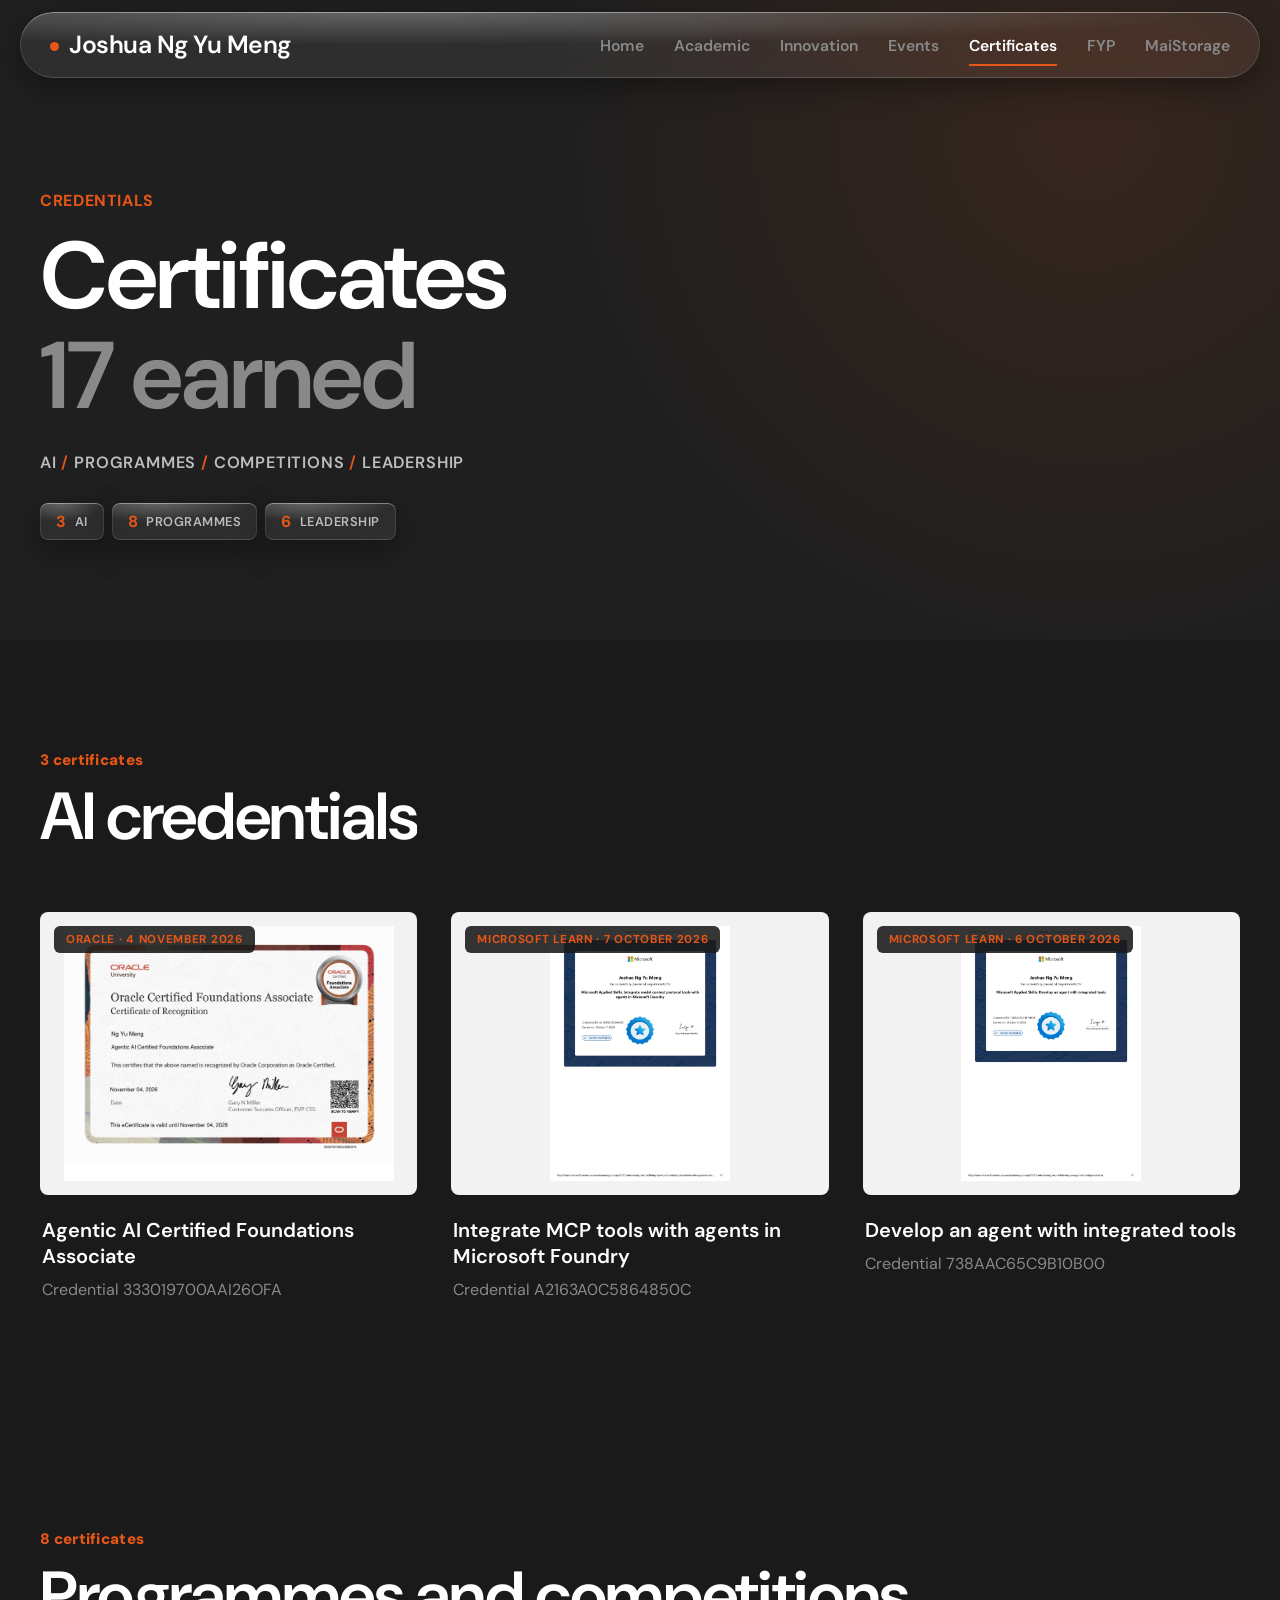
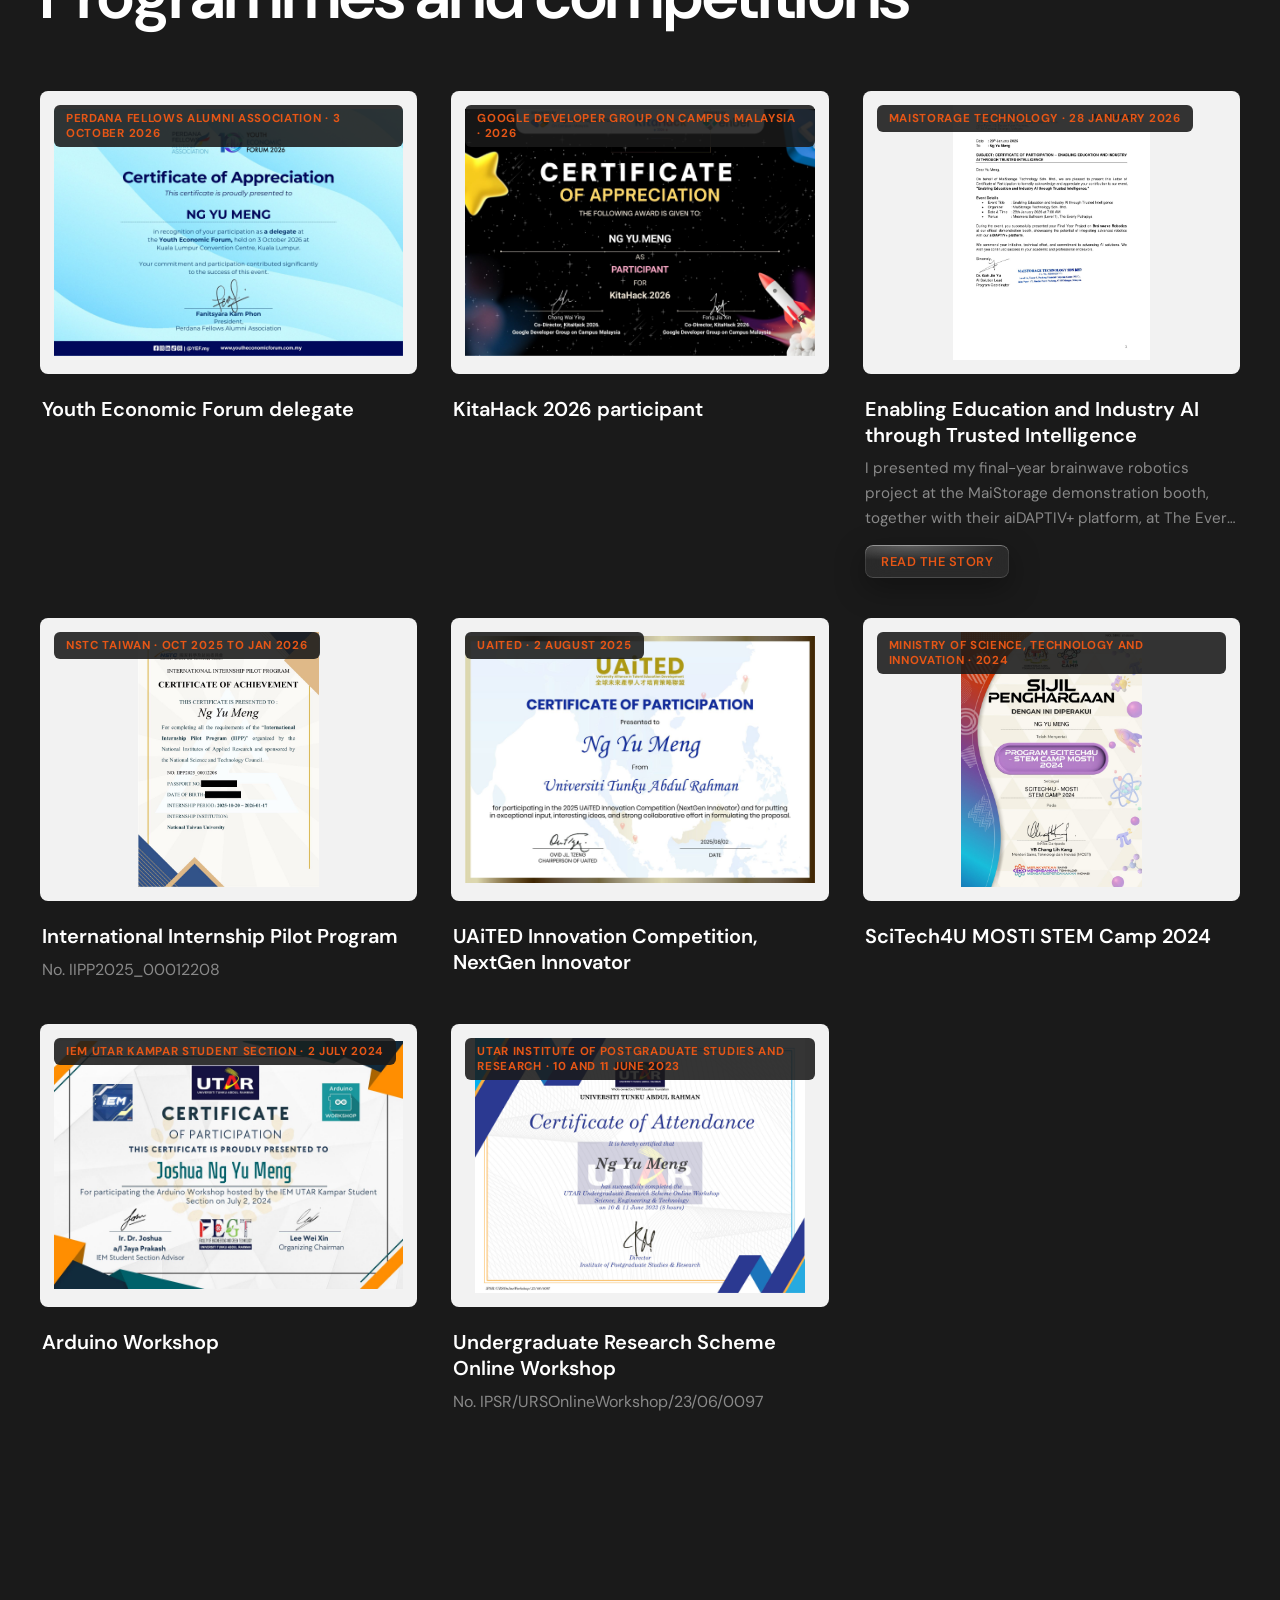
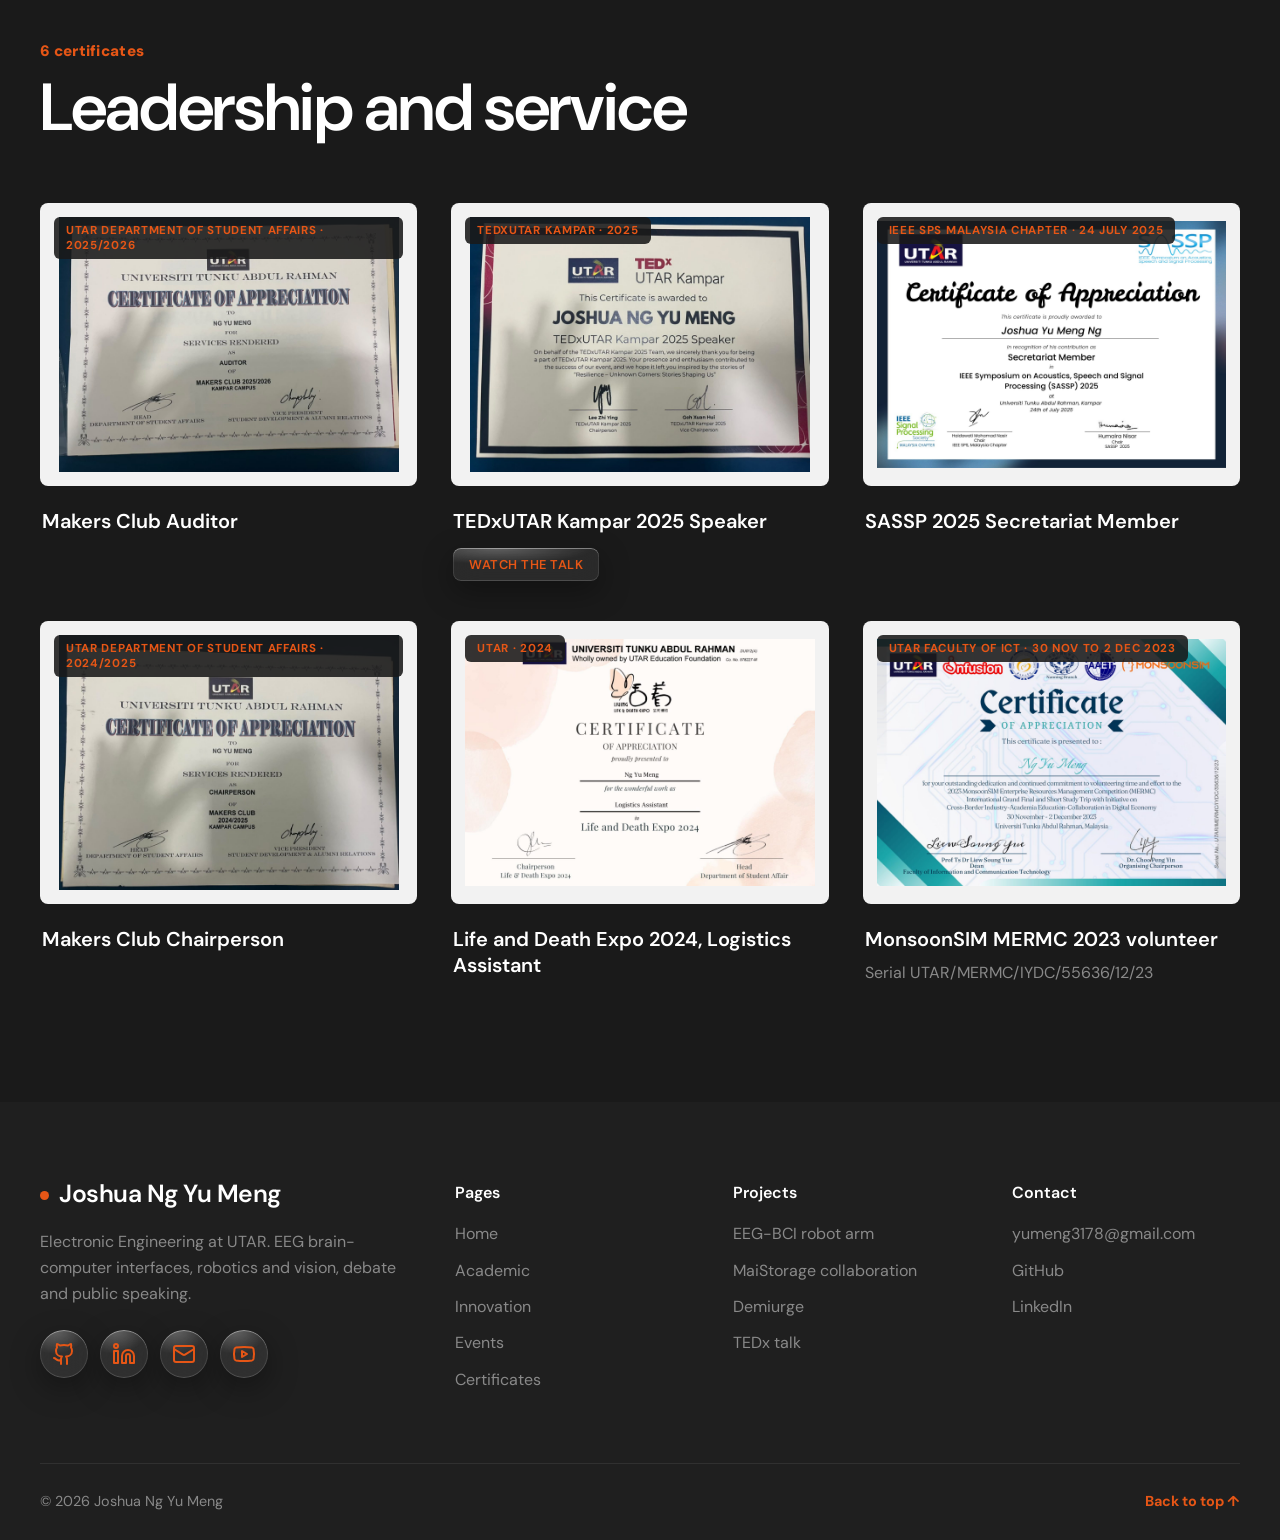
<file: certificates.html>
<!doctype html>
<html lang="en"><head><meta charset="utf-8"><meta name="viewport" content="width=device-width, initial-scale=1"><meta name="description" content="Certificates of Joshua Ng Yu Meng: AI credentials from Oracle and Microsoft, programmes, competitions and leadership."><title>Certificates | Joshua Ng Yu Meng</title><link rel="preconnect" href="https://api.fontshare.com"><link rel="preconnect" href="https://fonts.googleapis.com"><link rel="preconnect" href="https://fonts.gstatic.com" crossorigin><link rel="stylesheet" href="https://api.fontshare.com/v2/css?f[]=clash-display@500,600,700&display=swap"><link rel="stylesheet" href="https://fonts.googleapis.com/css2?family=DM+Sans:ital,opsz,wght@0,9..40,400;0,9..40,500;0,9..40,700;1,9..40,400&family=Instrument+Serif:ital@0;1&display=swap"><link rel="stylesheet" href="home.css"></head>
<body><div class="progress"></div><script>document.documentElement.classList.add('js')</script>
<header class="top solid" id="top"><div class="wrap"><a class="brand" href="index.html"><i></i>Joshua Ng Yu Meng</a><nav class="nav" aria-label="Primary navigation"><a href="index.html">Home</a><a href="academic.html">Academic</a><a href="innovation.html">Innovation</a><a href="events.html">Events</a><a href="certificates.html" aria-current="page">Certificates</a><a href="fyp.html">FYP</a><a href="maistorage.html">MaiStorage</a></nav><button class="menu-btn" aria-label="Open menu" aria-expanded="false"><svg class="ic" viewBox="0 0 24 24" fill="none" stroke="currentColor" stroke-width="2" stroke-linecap="round" aria-hidden="true"><path d="M4 6h16M4 12h16M4 18h16"/></svg></button></div></header>
<main>
  <section class="phero"><div class="wrap"><p class="status hud"><b></b>Credentials</p><h1>Certificates<span>17 earned</span></h1><p class="tag">AI <em>/</em> programmes <em>/</em> competitions <em>/</em> leadership</p><div class="chips"><span><b>3</b>AI</span><span><b>8</b>programmes</span><span><b>6</b>leadership</span></div></div><div class="stripes"></div></section>
  <section class="block"><div class="wrap">
    <div class="head"><h2>AI credentials</h2><span class="hud">3 certificates</span></div>
    <div class="cards"><article class="card"><div class="pic contain"><a href="assets/certs/oracle-agentic-ai.jpg" target="_blank" rel="noreferrer" data-lb style="display:block;height:100%"><img src="assets/certs/oracle-agentic-ai.jpg" alt="Oracle Agentic AI Certified Foundations Associate certificate" loading="lazy"></a><span class="yr">Oracle · 4 November 2026</span></div><div class="txt"><h3>Agentic AI Certified Foundations Associate</h3><p class="desc" style="color:var(--y);font:.74rem var(--type);margin-top:8px">Credential 333019700AAI26OFA</p></div></article><article class="card"><div class="pic contain"><a href="assets/certs/microsoft-mcp-agents.jpg" target="_blank" rel="noreferrer" data-lb style="display:block;height:100%"><img src="assets/certs/microsoft-mcp-agents.jpg" alt="Microsoft Applied Skills certificate for integrating MCP tools with agents in Microsoft Foundry" loading="lazy"></a><span class="yr">Microsoft Learn · 7 October 2026</span></div><div class="txt"><h3>Integrate MCP tools with agents in Microsoft Foundry</h3><p class="desc" style="color:var(--y);font:.74rem var(--type);margin-top:8px">Credential A2163A0C5864850C</p></div></article><article class="card"><div class="pic contain"><a href="assets/certs/microsoft-agent-tools.jpg" target="_blank" rel="noreferrer" data-lb style="display:block;height:100%"><img src="assets/certs/microsoft-agent-tools.jpg" alt="Microsoft Applied Skills certificate for developing an agent with integrated tools" loading="lazy"></a><span class="yr">Microsoft Learn · 6 October 2026</span></div><div class="txt"><h3>Develop an agent with integrated tools</h3><p class="desc" style="color:var(--y);font:.74rem var(--type);margin-top:8px">Credential 738AAC65C9B10B00</p></div></article></div>
  </div></section>
  <section class="block"><div class="wrap">
    <div class="head"><h2>Programmes and competitions</h2><span class="hud">8 certificates</span></div>
    <div class="cards"><article class="card"><div class="pic contain"><a href="assets/certs/youth-economic-forum.jpg" target="_blank" rel="noreferrer" data-lb style="display:block;height:100%"><img src="assets/certs/youth-economic-forum.jpg" alt="Youth Economic Forum certificate of appreciation" loading="lazy"></a><span class="yr">Perdana Fellows Alumni Association · 3 October 2026</span></div><div class="txt"><h3>Youth Economic Forum delegate</h3></div></article><article class="card"><div class="pic contain"><a href="assets/certs/kitahack-2026.jpg" target="_blank" rel="noreferrer" data-lb style="display:block;height:100%"><img src="assets/certs/kitahack-2026.jpg" alt="KitaHack 2026 certificate of appreciation" loading="lazy"></a><span class="yr">Google Developer Group on Campus Malaysia · 2026</span></div><div class="txt"><h3>KitaHack 2026 participant</h3></div></article><article class="card"><div class="pic contain"><a href="assets/certs/maistorage-trusted-intelligence-2026.jpg" target="_blank" rel="noreferrer" data-lb style="display:block;height:100%"><img src="assets/certs/maistorage-trusted-intelligence-2026.jpg" alt="MaiStorage certificate of participation, Enabling Education and Industry AI through Trusted Intelligence" loading="lazy"></a><span class="yr">MaiStorage Technology · 28 January 2026</span></div><div class="txt"><h3>Enabling Education and Industry AI through Trusted Intelligence</h3><p class="desc">I presented my final-year brainwave robotics project at the MaiStorage demonstration booth, together with their aiDAPTIV+ platform, at The Everly Putrajaya.</p><div class="chips"><a href="maistorage.html">Read the story</a></div></div></article><article class="card"><div class="pic contain"><a href="assets/certs/iipp-ntu.jpg" target="_blank" rel="noreferrer" data-lb style="display:block;height:100%"><img src="assets/certs/iipp-ntu.jpg" alt="International Internship Pilot Program certificate of achievement, with personal identifiers covered" loading="lazy"></a><span class="yr">NSTC Taiwan · Oct 2025 to Jan 2026</span></div><div class="txt"><h3>International Internship Pilot Program</h3><p class="desc" style="color:var(--y);font:.74rem var(--type);margin-top:8px">No. IIPP2025_00012208</p></div></article><article class="card"><div class="pic contain"><a href="assets/certs/uaited-2025.jpg" target="_blank" rel="noreferrer" data-lb style="display:block;height:100%"><img src="assets/certs/uaited-2025.jpg" alt="UAiTED Innovation Competition certificate of participation" loading="lazy"></a><span class="yr">UAiTED · 2 August 2025</span></div><div class="txt"><h3>UAiTED Innovation Competition, NextGen Innovator</h3></div></article><article class="card"><div class="pic contain"><a href="assets/certs/mosti-stem-camp.jpg" target="_blank" rel="noreferrer" data-lb style="display:block;height:100%"><img src="assets/certs/mosti-stem-camp.jpg" alt="MOSTI SciTech4U STEM Camp 2024 certificate" loading="lazy"></a><span class="yr">Ministry of Science, Technology and Innovation · 2024</span></div><div class="txt"><h3>SciTech4U MOSTI STEM Camp 2024</h3></div></article><article class="card"><div class="pic contain"><a href="assets/certs/arduino-workshop.jpg" target="_blank" rel="noreferrer" data-lb style="display:block;height:100%"><img src="assets/certs/arduino-workshop.jpg" alt="Arduino Workshop certificate of participation" loading="lazy"></a><span class="yr">IEM UTAR Kampar Student Section · 2 July 2024</span></div><div class="txt"><h3>Arduino Workshop</h3></div></article><article class="card"><div class="pic contain"><a href="assets/certs/urs-workshop-2023.jpg" target="_blank" rel="noreferrer" data-lb style="display:block;height:100%"><img src="assets/certs/urs-workshop-2023.jpg" alt="UTAR Undergraduate Research Scheme Online Workshop certificate of attendance" loading="lazy"></a><span class="yr">UTAR Institute of Postgraduate Studies and Research · 10 and 11 June 2023</span></div><div class="txt"><h3>Undergraduate Research Scheme Online Workshop</h3><p class="desc" style="color:var(--y);font:.74rem var(--type);margin-top:8px">No. IPSR/URSOnlineWorkshop/23/06/0097</p></div></article></div>
  </div></section>
  <section class="block"><div class="wrap">
    <div class="head"><h2>Leadership and service</h2><span class="hud">6 certificates</span></div>
    <div class="cards"><article class="card"><div class="pic contain"><a href="assets/certs/makers-club-auditor.jpg" target="_blank" rel="noreferrer" data-lb style="display:block;height:100%"><img src="assets/certs/makers-club-auditor.jpg" alt="UTAR Makers Club auditor certificate of appreciation" loading="lazy"></a><span class="yr">UTAR Department of Student Affairs · 2025/2026</span></div><div class="txt"><h3>Makers Club Auditor</h3></div></article><article class="card"><div class="pic contain"><a href="assets/certs/tedx-speaker.jpg" target="_blank" rel="noreferrer" data-lb style="display:block;height:100%"><img src="assets/certs/tedx-speaker.jpg" alt="TEDxUTAR Kampar 2025 speaker certificate" loading="lazy"></a><span class="yr">TEDxUTAR Kampar · 2025</span></div><div class="txt"><h3>TEDxUTAR Kampar 2025 Speaker</h3><div class="chips"><a href="https://youtu.be/0LwCP-skTLY?si=Z0L5x6rH1_snY8cT" target="_blank" rel="noreferrer">Watch the talk</a></div></div></article><article class="card"><div class="pic contain"><a href="assets/certs/ieee-sassp-2025.jpg" target="_blank" rel="noreferrer" data-lb style="display:block;height:100%"><img src="assets/certs/ieee-sassp-2025.jpg" alt="IEEE SASSP 2025 secretariat member certificate of appreciation" loading="lazy"></a><span class="yr">IEEE SPS Malaysia Chapter · 24 July 2025</span></div><div class="txt"><h3>SASSP 2025 Secretariat Member</h3></div></article><article class="card"><div class="pic contain"><a href="assets/certs/makers-club-chair.jpg" target="_blank" rel="noreferrer" data-lb style="display:block;height:100%"><img src="assets/certs/makers-club-chair.jpg" alt="UTAR Makers Club chairperson certificate of appreciation" loading="lazy"></a><span class="yr">UTAR Department of Student Affairs · 2024/2025</span></div><div class="txt"><h3>Makers Club Chairperson</h3></div></article><article class="card"><div class="pic contain"><a href="assets/certs/life-death-expo.jpg" target="_blank" rel="noreferrer" data-lb style="display:block;height:100%"><img src="assets/certs/life-death-expo.jpg" alt="Life and Death Expo 2024 certificate of appreciation" loading="lazy"></a><span class="yr">UTAR · 2024</span></div><div class="txt"><h3>Life and Death Expo 2024, Logistics Assistant</h3></div></article><article class="card"><div class="pic contain"><a href="assets/certs/monsoonsim-mermc.jpg" target="_blank" rel="noreferrer" data-lb style="display:block;height:100%"><img src="assets/certs/monsoonsim-mermc.jpg" alt="MonsoonSIM MERMC 2023 certificate of appreciation" loading="lazy"></a><span class="yr">UTAR Faculty of ICT · 30 Nov to 2 Dec 2023</span></div><div class="txt"><h3>MonsoonSIM MERMC 2023 volunteer</h3><p class="desc" style="color:var(--y);font:.74rem var(--type);margin-top:8px">Serial UTAR/MERMC/IYDC/55636/12/23</p></div></article></div>
  </div></section>
</main>
<footer class="foot"><div class="wrap">
  <div class="cols">
    <div><a class="brand" href="index.html"><i></i>Joshua Ng Yu Meng</a><p style="margin:18px 0 22px;max-width:360px">Electronic Engineering at UTAR. EEG brain-computer interfaces, robotics and vision, debate and public speaking.</p><div class="social"><a href="https://github.com/Joshua3178" target="_blank" rel="noreferrer" aria-label="GitHub"><svg class="ic" aria-hidden="true" xmlns="http://www.w3.org/2000/svg" width="24" height="24" viewBox="0 0 24 24" fill="none" stroke="currentColor" stroke-width="2" stroke-linecap="round" stroke-linejoin="round" > <path d="M15 22v-4a4.8 4.8 0 0 0-1-3.5c3 0 6-2 6-5.5.08-1.25-.27-2.48-1-3.5.28-1.15.28-2.35 0-3.5 0 0-1 0-3 1.5-2.64-.5-5.36-.5-8 0C6 2 5 2 5 2c-.3 1.15-.3 2.35 0 3.5A5.403 5.403 0 0 0 4 9c0 3.5 3 5.5 6 5.5-.39.49-.68 1.05-.85 1.65-.17.6-.22 1.23-.15 1.85v4" /> <path d="M9 18c-4.51 2-5-2-7-2" /> </svg></a><a href="https://www.linkedin.com/in/joshua-ng-5a8638422" target="_blank" rel="noreferrer" aria-label="LinkedIn"><svg class="ic" aria-hidden="true" xmlns="http://www.w3.org/2000/svg" width="24" height="24" viewBox="0 0 24 24" fill="none" stroke="currentColor" stroke-width="2" stroke-linecap="round" stroke-linejoin="round" > <path d="M16 8a6 6 0 0 1 6 6v7h-4v-7a2 2 0 0 0-2-2 2 2 0 0 0-2 2v7h-4v-7a6 6 0 0 1 6-6z" /> <rect width="4" height="12" x="2" y="9" /> <circle cx="4" cy="4" r="2" /> </svg></a><a href="mailto:yumeng3178@gmail.com" aria-label="Email"><svg class="ic" aria-hidden="true" xmlns="http://www.w3.org/2000/svg" width="24" height="24" viewBox="0 0 24 24" fill="none" stroke="currentColor" stroke-width="2" stroke-linecap="round" stroke-linejoin="round" > <rect width="20" height="16" x="2" y="4" rx="2" /> <path d="m22 7-8.97 5.7a1.94 1.94 0 0 1-2.06 0L2 7" /> </svg></a><a href="https://youtu.be/0LwCP-skTLY?si=Z0L5x6rH1_snY8cT" target="_blank" rel="noreferrer" aria-label="TEDx talk on YouTube"><svg class="ic" aria-hidden="true" xmlns="http://www.w3.org/2000/svg" width="24" height="24" viewBox="0 0 24 24" fill="none" stroke="currentColor" stroke-width="2" stroke-linecap="round" stroke-linejoin="round" > <path d="M2.5 17a24.12 24.12 0 0 1 0-10 2 2 0 0 1 1.4-1.4 49.56 49.56 0 0 1 16.2 0A2 2 0 0 1 21.5 7a24.12 24.12 0 0 1 0 10 2 2 0 0 1-1.4 1.4 49.55 49.55 0 0 1-16.2 0A2 2 0 0 1 2.5 17" /> <path d="m10 15 5-3-5-3z" /> </svg></a></div></div>
    <div><h4>Pages</h4><ul><li><a href="index.html">Home</a></li><li><a href="academic.html">Academic</a></li><li><a href="innovation.html">Innovation</a></li><li><a href="events.html">Events</a></li><li><a href="certificates.html">Certificates</a></li></ul></div>
    <div><h4>Projects</h4><ul><li><a href="fyp.html">EEG-BCI robot arm</a></li><li><a href="maistorage.html">MaiStorage collaboration</a></li><li><a href="innovation.html#demiurge">Demiurge</a></li><li><a href="https://youtu.be/0LwCP-skTLY?si=Z0L5x6rH1_snY8cT" target="_blank" rel="noreferrer">TEDx talk</a></li></ul></div>
    <div><h4>Contact</h4><ul><li><a href="mailto:yumeng3178@gmail.com">yumeng3178@gmail.com</a></li><li><a href="https://github.com/Joshua3178" target="_blank" rel="noreferrer">GitHub</a></li><li><a href="https://www.linkedin.com/in/joshua-ng-5a8638422" target="_blank" rel="noreferrer">LinkedIn</a></li></ul></div>
  </div>
  <div class="base"><span>© 2026 Joshua Ng Yu Meng</span><a href="#top" style="color:var(--orange);text-decoration:none;font-weight:700">Back to top ↑</a></div>
</div></footer>
<script src="site.js"></script></body></html>
</file>
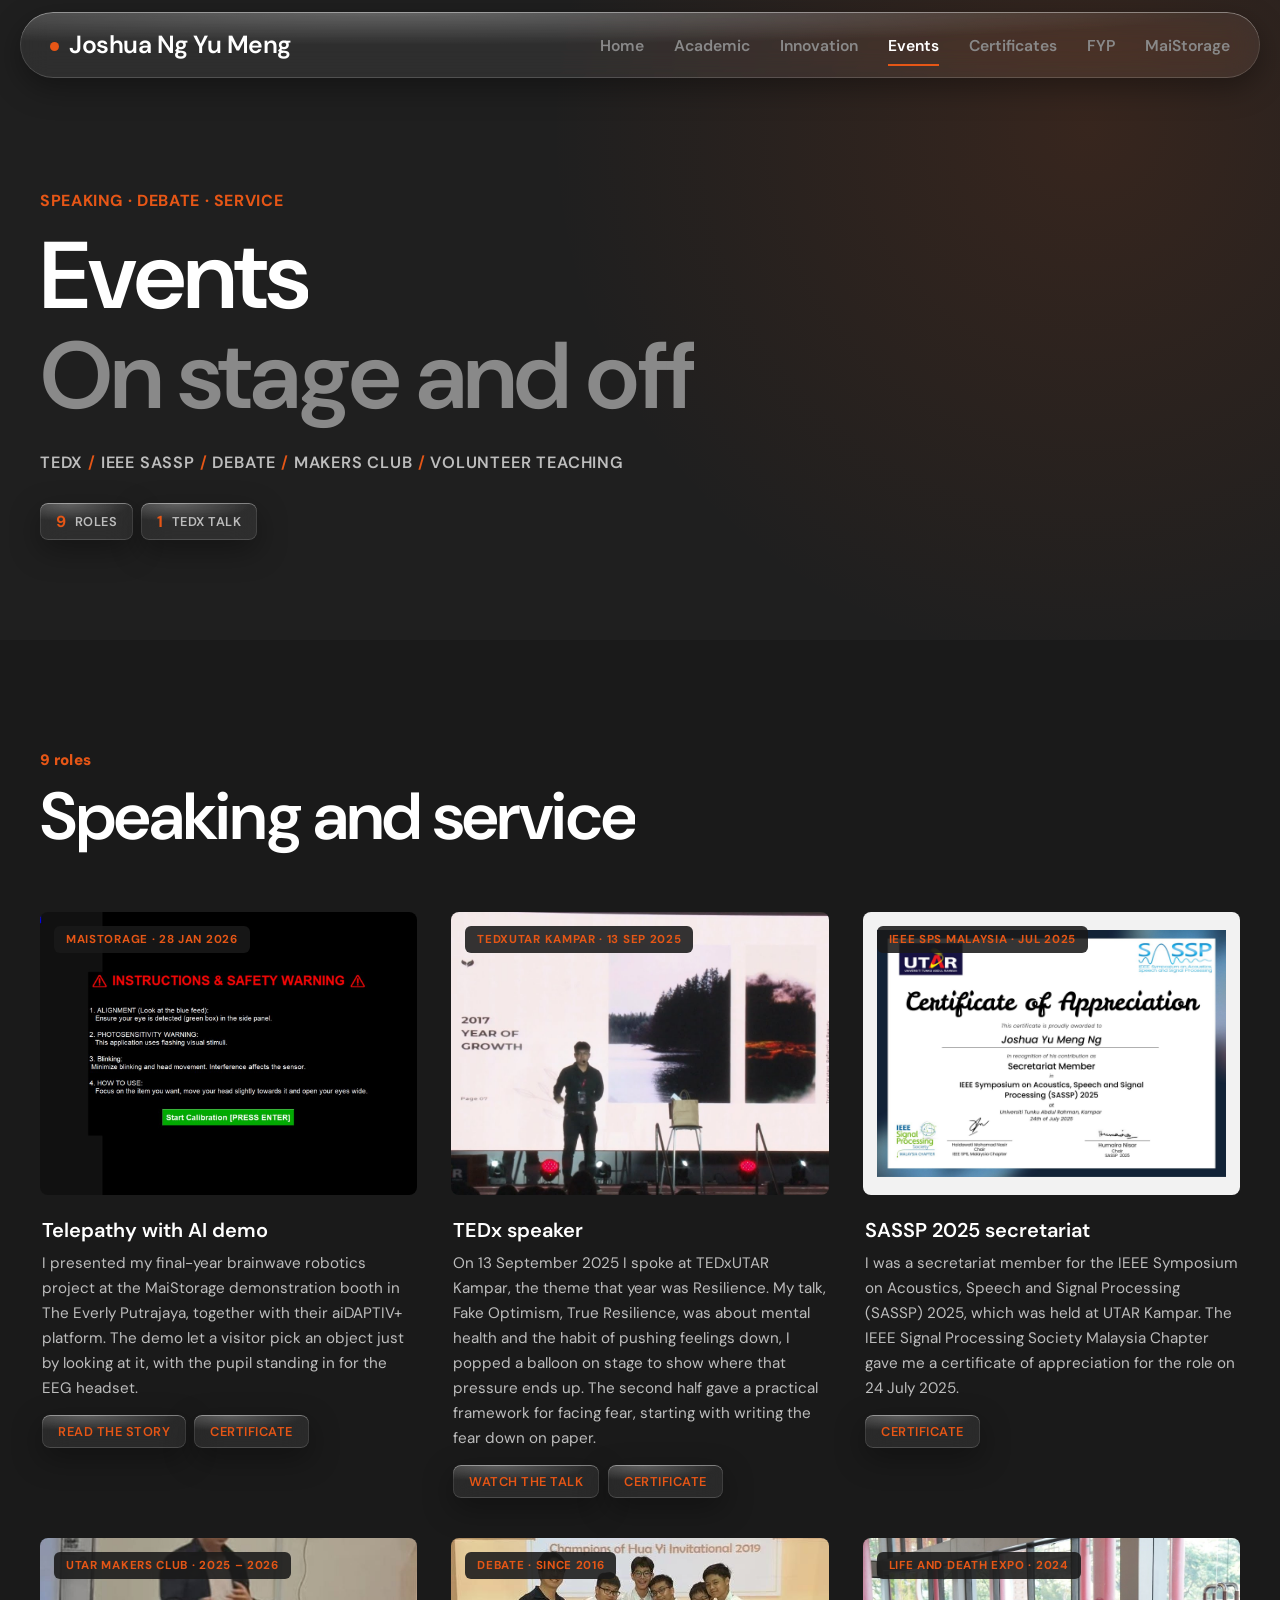
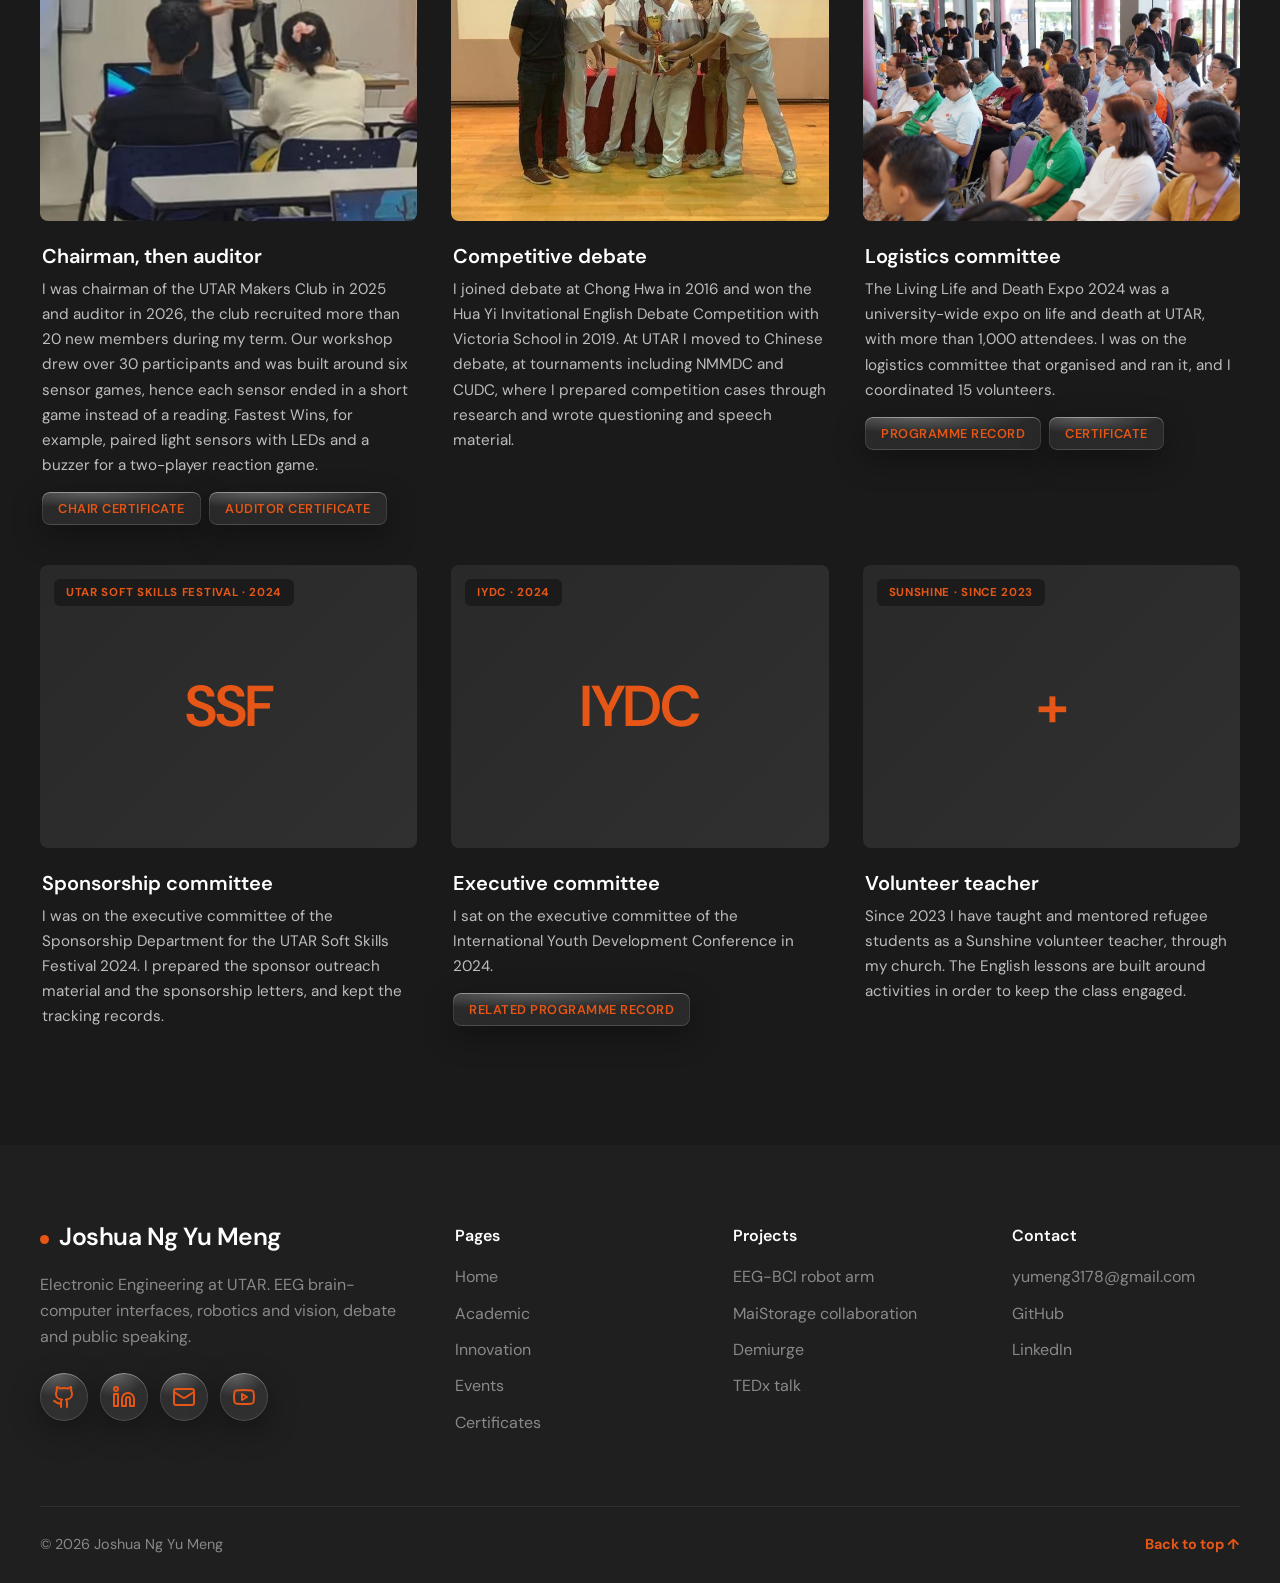
<file: events.html>
<!doctype html>
<html lang="en"><head><meta charset="utf-8"><meta name="viewport" content="width=device-width, initial-scale=1"><meta name="description" content="Talks, debate, IEEE SASSP 2025, club leadership and volunteer teaching of Joshua Ng Yu Meng."><title>Events | Joshua Ng Yu Meng</title><link rel="preconnect" href="https://api.fontshare.com"><link rel="preconnect" href="https://fonts.googleapis.com"><link rel="preconnect" href="https://fonts.gstatic.com" crossorigin><link rel="stylesheet" href="https://api.fontshare.com/v2/css?f[]=clash-display@500,600,700&display=swap"><link rel="stylesheet" href="https://fonts.googleapis.com/css2?family=DM+Sans:ital,opsz,wght@0,9..40,400;0,9..40,500;0,9..40,700;1,9..40,400&family=Instrument+Serif:ital@0;1&display=swap"><link rel="stylesheet" href="home.css"></head>
<body><div class="progress"></div><script>document.documentElement.classList.add('js')</script>
<header class="top solid" id="top"><div class="wrap"><a class="brand" href="index.html"><i></i>Joshua Ng Yu Meng</a><nav class="nav" aria-label="Primary navigation"><a href="index.html">Home</a><a href="academic.html">Academic</a><a href="innovation.html">Innovation</a><a href="events.html" aria-current="page">Events</a><a href="certificates.html">Certificates</a><a href="fyp.html">FYP</a><a href="maistorage.html">MaiStorage</a></nav><button class="menu-btn" aria-label="Open menu" aria-expanded="false"><svg class="ic" viewBox="0 0 24 24" fill="none" stroke="currentColor" stroke-width="2" stroke-linecap="round" aria-hidden="true"><path d="M4 6h16M4 12h16M4 18h16"/></svg></button></div></header>
<main>
  <section class="phero"><div class="wrap"><p class="status hud"><b></b>Speaking · Debate · Service</p><h1>Events<span>On stage and off</span></h1><p class="tag">TEDx <em>/</em> IEEE SASSP <em>/</em> debate <em>/</em> Makers Club <em>/</em> volunteer teaching</p><div class="chips"><span><b>9</b>roles</span><span><b>1</b>TEDx talk</span></div></div><div class="stripes"></div></section>
  <section class="block" id="roles"><div class="wrap">
    <div class="head"><h2>Speaking and service</h2><span class="hud">9 roles</span></div>
    <div class="cards"><article class="card"><div class="pic"><img src="assets/maistorage/ui-instructions.jpg" alt="Selection app instructions screen from the MaiStorage demo" loading="lazy"><span class="yr">MaiStorage · 28 Jan 2026</span></div><div class="txt"><h3>Telepathy with AI demo</h3><p class="desc full">I presented my final-year brainwave robotics project at the MaiStorage demonstration booth in The Everly Putrajaya, together with their aiDAPTIV+ platform. The demo let a visitor pick an object just by looking at it, with the pupil standing in for the EEG headset.</p><div class="chips"><a href="maistorage.html">Read the story</a><a href="assets/certs/maistorage-trusted-intelligence-2026.jpg" target="_blank" rel="noreferrer">Certificate</a></div></div></article><article class="card"><div class="pic"><img src="assets/images/tedx-talk-video-thumbnail.jpg" alt="Joshua speaking on the TEDxUTAR Kampar 2025 stage" loading="lazy"><span class="yr">TEDxUTAR Kampar · 13 Sep 2025</span></div><div class="txt"><h3>TEDx speaker</h3><p class="desc full">On 13 September 2025 I spoke at TEDxUTAR Kampar, the theme that year was Resilience. My talk, Fake Optimism, True Resilience, was about mental health and the habit of pushing feelings down, I popped a balloon on stage to show where that pressure ends up. The second half gave a practical framework for facing fear, starting with writing the fear down on paper.</p><div class="chips"><a href="https://youtu.be/0LwCP-skTLY?si=Z0L5x6rH1_snY8cT" target="_blank" rel="noreferrer">Watch the talk</a><a href="assets/certs/tedx-speaker.jpg" target="_blank" rel="noreferrer">Certificate</a></div></div></article><article class="card"><div class="pic contain light"><img src="assets/certs/ieee-sassp-2025.jpg" alt="IEEE SASSP 2025 secretariat member certificate of appreciation" loading="lazy"><span class="yr">IEEE SPS Malaysia · Jul 2025</span></div><div class="txt"><h3>SASSP 2025 secretariat</h3><p class="desc full">I was a secretariat member for the IEEE Symposium on Acoustics, Speech and Signal Processing (SASSP) 2025, which was held at UTAR Kampar. The IEEE Signal Processing Society Malaysia Chapter gave me a certificate of appreciation for the role on 24 July 2025.</p><div class="chips"><a href="assets/certs/ieee-sassp-2025.jpg" target="_blank" rel="noreferrer">Certificate</a></div></div></article><article class="card"><div class="pic"><img src="assets/images/tedx-speaking-preparation.jpg" alt="Joshua speaking as UTAR Makers Club president" loading="lazy"><span class="yr">UTAR Makers Club · 2025 – 2026</span></div><div class="txt"><h3>Chairman, then auditor</h3><p class="desc full">I was chairman of the UTAR Makers Club in 2025 and auditor in 2026, the club recruited more than 20 new members during my term. Our workshop drew over 30 participants and was built around six sensor games, hence each sensor ended in a short game instead of a reading. Fastest Wins, for example, paired light sensors with LEDs and a buzzer for a two-player reaction game.</p><div class="chips"><a href="assets/certs/makers-club-chair.jpg" target="_blank" rel="noreferrer">Chair certificate</a><a href="assets/certs/makers-club-auditor.jpg" target="_blank" rel="noreferrer">Auditor certificate</a></div></div></article><article class="card"><div class="pic"><img src="assets/images/victoria-school-hua-yi-2019.jpg" alt="Victoria School team as Hua Yi Invitational champions, 2019" loading="lazy"><span class="yr">Debate · since 2016</span></div><div class="txt"><h3>Competitive debate</h3><p class="desc full">I joined debate at Chong Hwa in 2016 and won the Hua Yi Invitational English Debate Competition with Victoria School in 2019. At UTAR I moved to Chinese debate, at tournaments including NMMDC and CUDC, where I prepared competition cases through research and wrote questioning and speech material.</p></div></article><article class="card"><div class="pic"><img src="assets/images/life-death-expo-utar-2024.jpg" alt="Audience at the UTAR Life and Death Expo 2024" loading="lazy"><span class="yr">Life and Death Expo · 2024</span></div><div class="txt"><h3>Logistics committee</h3><p class="desc full">The Living Life and Death Expo 2024 was a university-wide expo on life and death at UTAR, with more than 1,000 attendees. I was on the logistics committee that organised and ran it, and I coordinated 15 volunteers.</p><div class="chips"><a href="https://xiao-en.com/cool_timeline/milestones-20240316/" target="_blank" rel="noreferrer">Programme record</a><a href="assets/certs/life-death-expo.jpg" target="_blank" rel="noreferrer">Certificate</a></div></div></article><article class="card"><div class="pic type"><b>SSF</b><span class="yr">UTAR Soft Skills Festival · 2024</span></div><div class="txt"><h3>Sponsorship committee</h3><p class="desc full">I was on the executive committee of the Sponsorship Department for the UTAR Soft Skills Festival 2024. I prepared the sponsor outreach material and the sponsorship letters, and kept the tracking records.</p></div></article><article class="card"><div class="pic type"><b>IYDC</b><span class="yr">IYDC · 2024</span></div><div class="txt"><h3>Executive committee</h3><p class="desc full">I sat on the executive committee of the International Youth Development Conference in 2024.</p><div class="chips"><a href="https://www.monsoonsim.com/mermc2023.html" target="_blank" rel="noreferrer">Related programme record</a></div></div></article><article class="card"><div class="pic type"><b>+</b><span class="yr">Sunshine · since 2023</span></div><div class="txt"><h3>Volunteer teacher</h3><p class="desc full">Since 2023 I have taught and mentored refugee students as a Sunshine volunteer teacher, through my church. The English lessons are built around activities in order to keep the class engaged.</p></div></article></div>
  </div></section>
</main>
<footer class="foot"><div class="wrap">
  <div class="cols">
    <div><a class="brand" href="index.html"><i></i>Joshua Ng Yu Meng</a><p style="margin:18px 0 22px;max-width:360px">Electronic Engineering at UTAR. EEG brain-computer interfaces, robotics and vision, debate and public speaking.</p><div class="social"><a href="https://github.com/Joshua3178" target="_blank" rel="noreferrer" aria-label="GitHub"><svg class="ic" aria-hidden="true" xmlns="http://www.w3.org/2000/svg" width="24" height="24" viewBox="0 0 24 24" fill="none" stroke="currentColor" stroke-width="2" stroke-linecap="round" stroke-linejoin="round" > <path d="M15 22v-4a4.8 4.8 0 0 0-1-3.5c3 0 6-2 6-5.5.08-1.25-.27-2.48-1-3.5.28-1.15.28-2.35 0-3.5 0 0-1 0-3 1.5-2.64-.5-5.36-.5-8 0C6 2 5 2 5 2c-.3 1.15-.3 2.35 0 3.5A5.403 5.403 0 0 0 4 9c0 3.5 3 5.5 6 5.5-.39.49-.68 1.05-.85 1.65-.17.6-.22 1.23-.15 1.85v4" /> <path d="M9 18c-4.51 2-5-2-7-2" /> </svg></a><a href="https://www.linkedin.com/in/joshua-ng-5a8638422" target="_blank" rel="noreferrer" aria-label="LinkedIn"><svg class="ic" aria-hidden="true" xmlns="http://www.w3.org/2000/svg" width="24" height="24" viewBox="0 0 24 24" fill="none" stroke="currentColor" stroke-width="2" stroke-linecap="round" stroke-linejoin="round" > <path d="M16 8a6 6 0 0 1 6 6v7h-4v-7a2 2 0 0 0-2-2 2 2 0 0 0-2 2v7h-4v-7a6 6 0 0 1 6-6z" /> <rect width="4" height="12" x="2" y="9" /> <circle cx="4" cy="4" r="2" /> </svg></a><a href="mailto:yumeng3178@gmail.com" aria-label="Email"><svg class="ic" aria-hidden="true" xmlns="http://www.w3.org/2000/svg" width="24" height="24" viewBox="0 0 24 24" fill="none" stroke="currentColor" stroke-width="2" stroke-linecap="round" stroke-linejoin="round" > <rect width="20" height="16" x="2" y="4" rx="2" /> <path d="m22 7-8.97 5.7a1.94 1.94 0 0 1-2.06 0L2 7" /> </svg></a><a href="https://youtu.be/0LwCP-skTLY?si=Z0L5x6rH1_snY8cT" target="_blank" rel="noreferrer" aria-label="TEDx talk on YouTube"><svg class="ic" aria-hidden="true" xmlns="http://www.w3.org/2000/svg" width="24" height="24" viewBox="0 0 24 24" fill="none" stroke="currentColor" stroke-width="2" stroke-linecap="round" stroke-linejoin="round" > <path d="M2.5 17a24.12 24.12 0 0 1 0-10 2 2 0 0 1 1.4-1.4 49.56 49.56 0 0 1 16.2 0A2 2 0 0 1 21.5 7a24.12 24.12 0 0 1 0 10 2 2 0 0 1-1.4 1.4 49.55 49.55 0 0 1-16.2 0A2 2 0 0 1 2.5 17" /> <path d="m10 15 5-3-5-3z" /> </svg></a></div></div>
    <div><h4>Pages</h4><ul><li><a href="index.html">Home</a></li><li><a href="academic.html">Academic</a></li><li><a href="innovation.html">Innovation</a></li><li><a href="events.html">Events</a></li><li><a href="certificates.html">Certificates</a></li></ul></div>
    <div><h4>Projects</h4><ul><li><a href="fyp.html">EEG-BCI robot arm</a></li><li><a href="maistorage.html">MaiStorage collaboration</a></li><li><a href="innovation.html#demiurge">Demiurge</a></li><li><a href="https://youtu.be/0LwCP-skTLY?si=Z0L5x6rH1_snY8cT" target="_blank" rel="noreferrer">TEDx talk</a></li></ul></div>
    <div><h4>Contact</h4><ul><li><a href="mailto:yumeng3178@gmail.com">yumeng3178@gmail.com</a></li><li><a href="https://github.com/Joshua3178" target="_blank" rel="noreferrer">GitHub</a></li><li><a href="https://www.linkedin.com/in/joshua-ng-5a8638422" target="_blank" rel="noreferrer">LinkedIn</a></li></ul></div>
  </div>
  <div class="base"><span>© 2026 Joshua Ng Yu Meng</span><a href="#top" style="color:var(--orange);text-decoration:none;font-weight:700">Back to top ↑</a></div>
</div></footer>
<script src="site.js"></script></body></html>
</file>
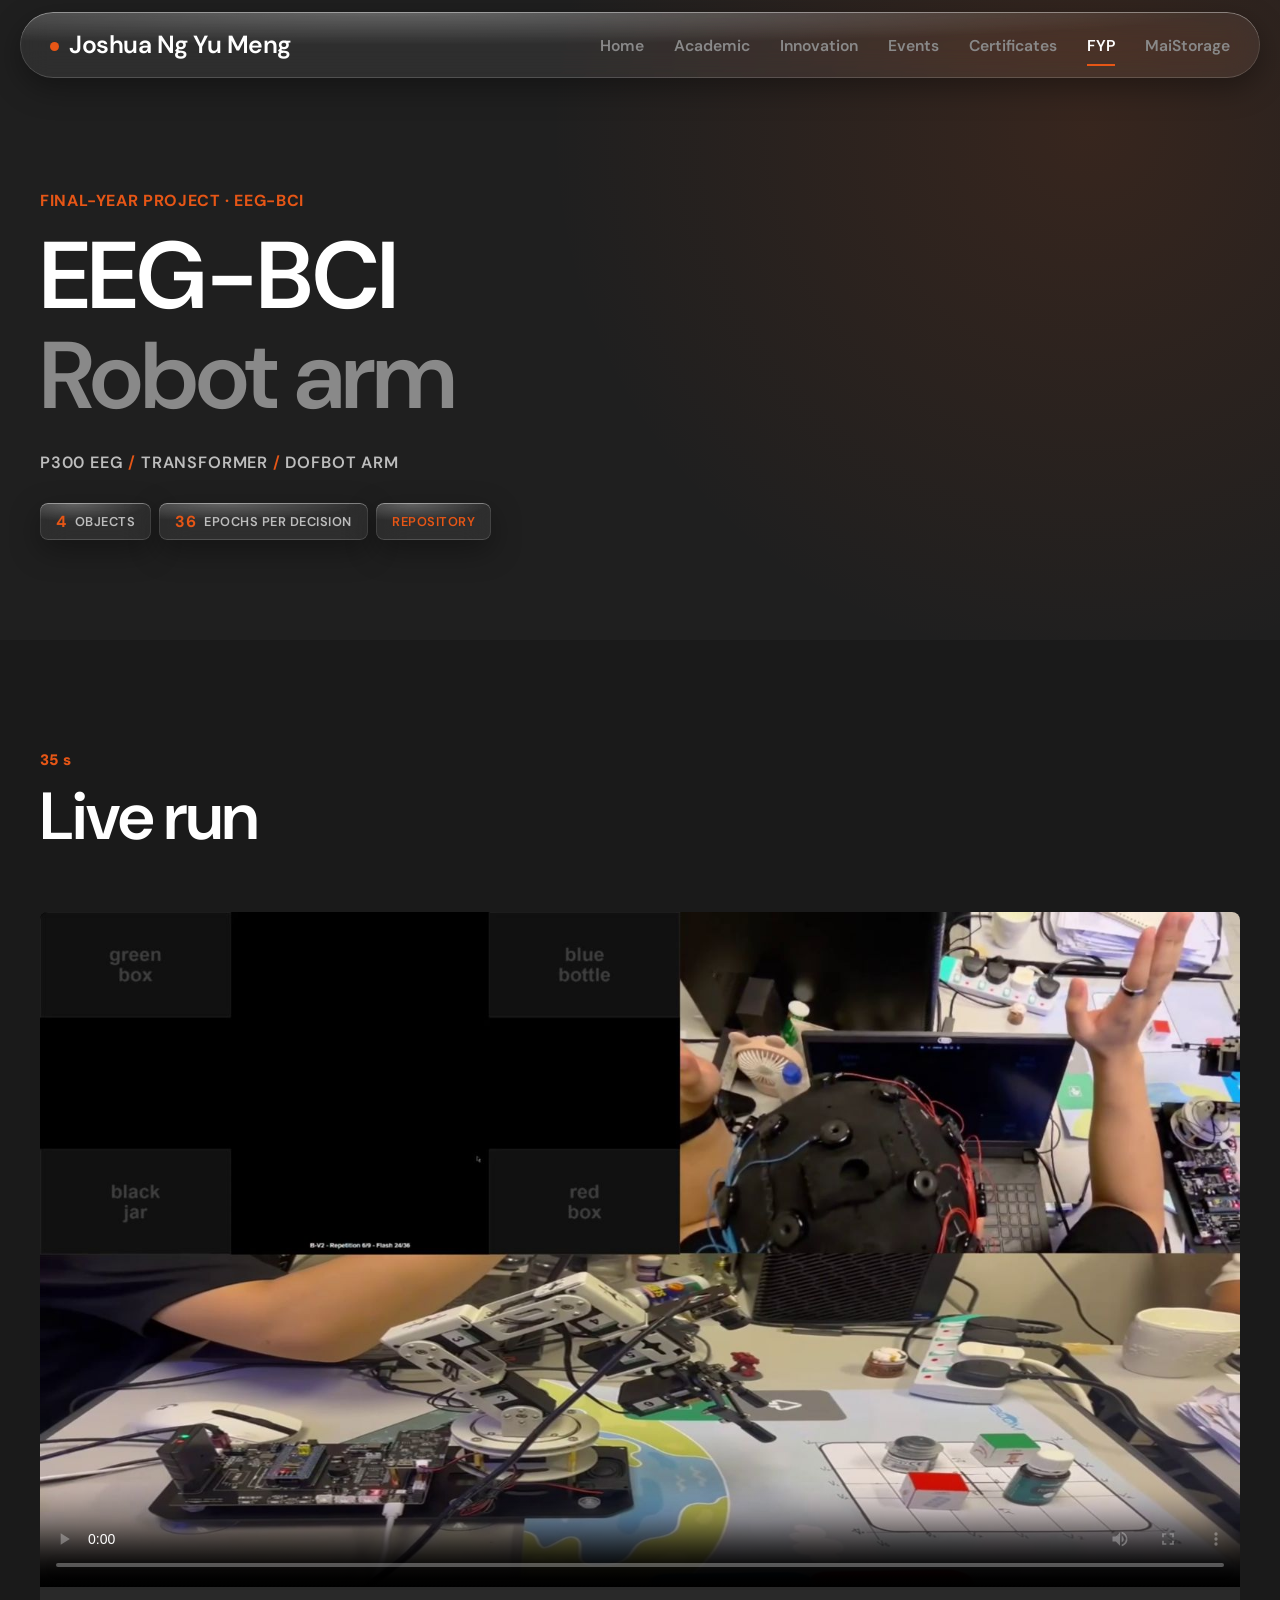
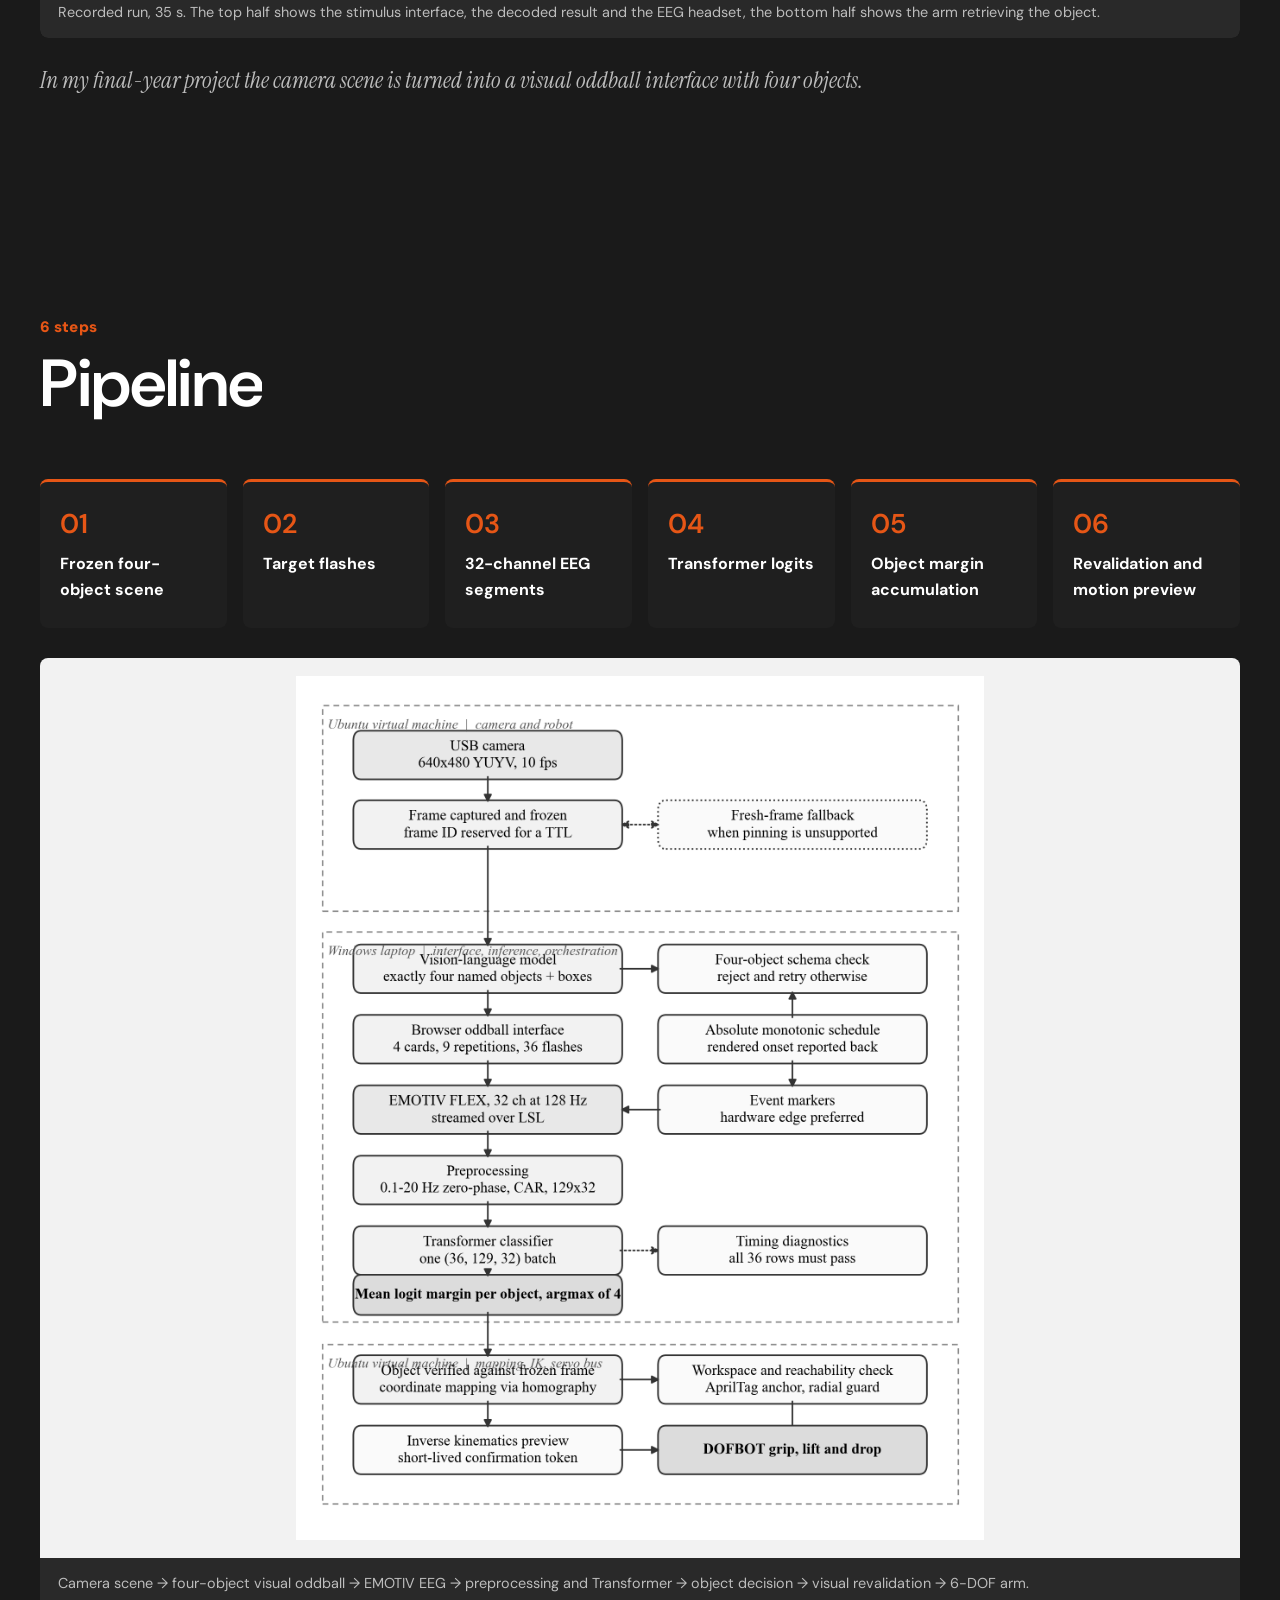
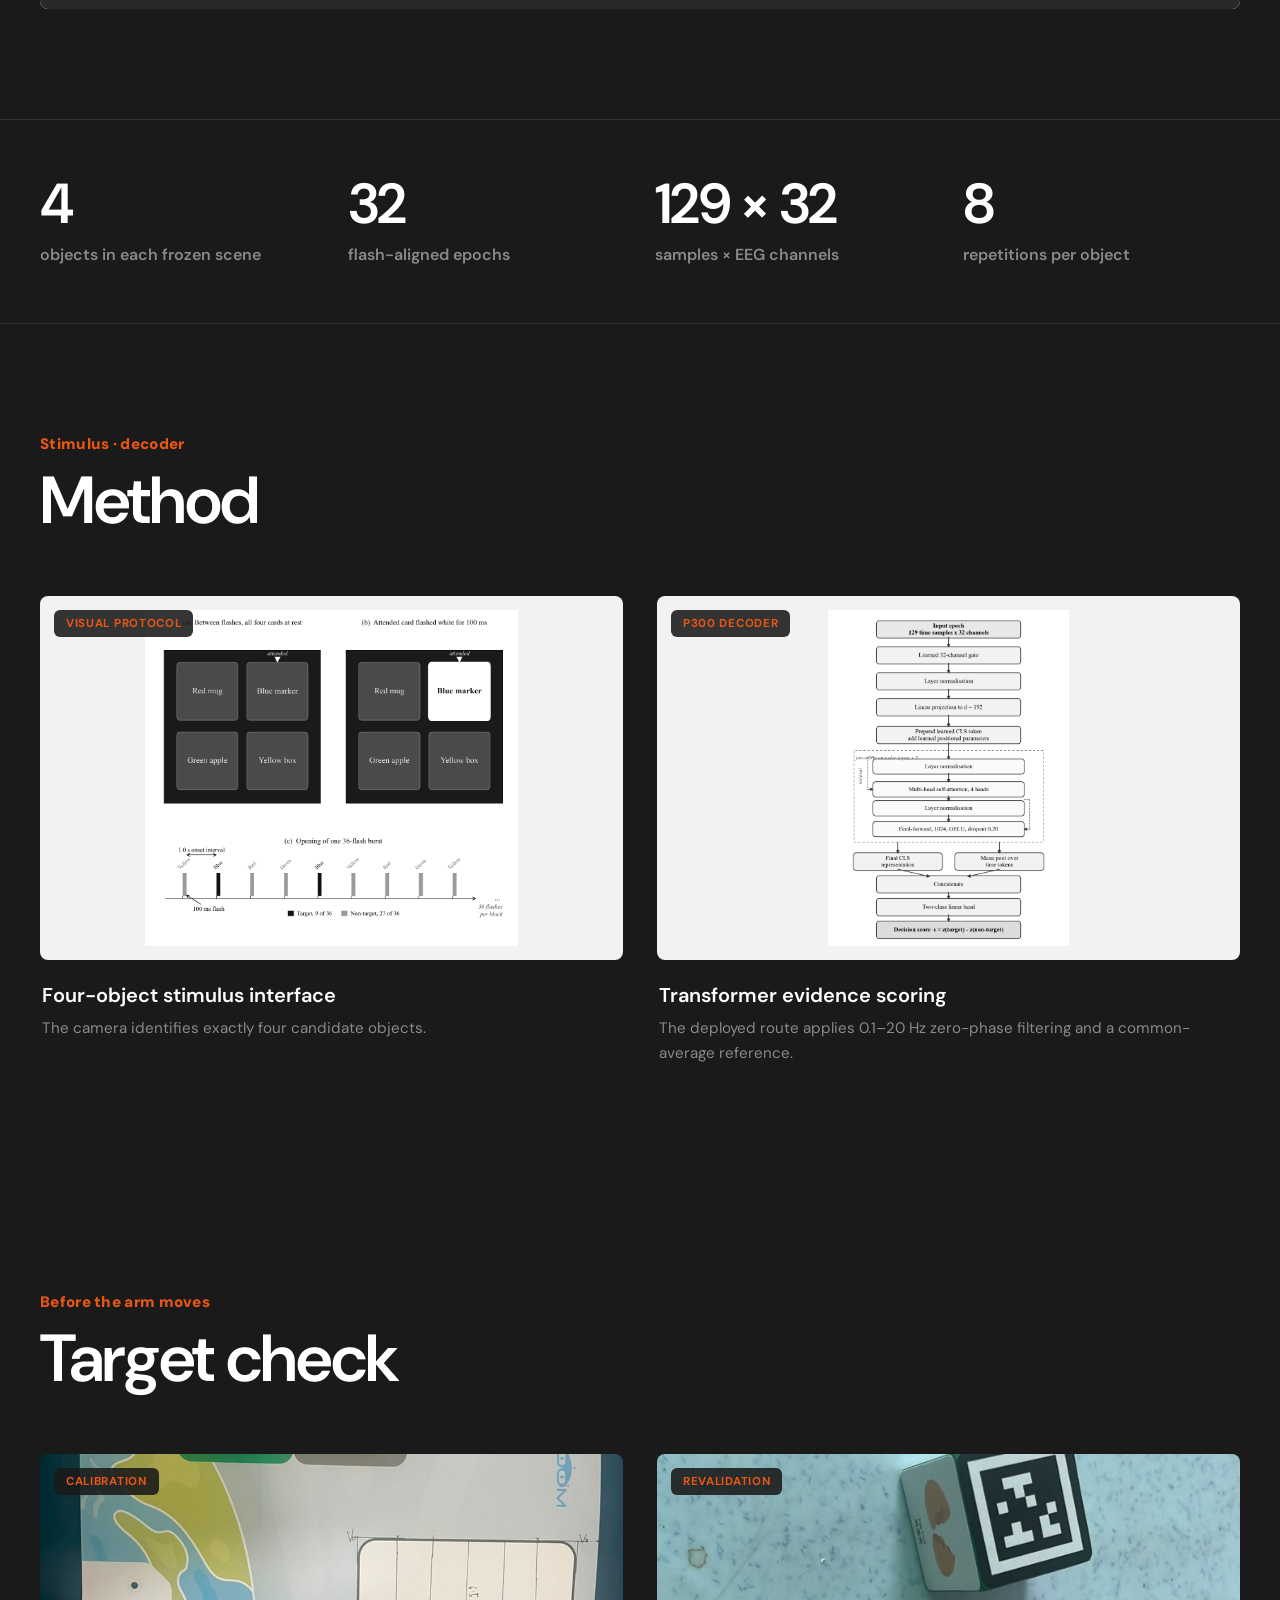
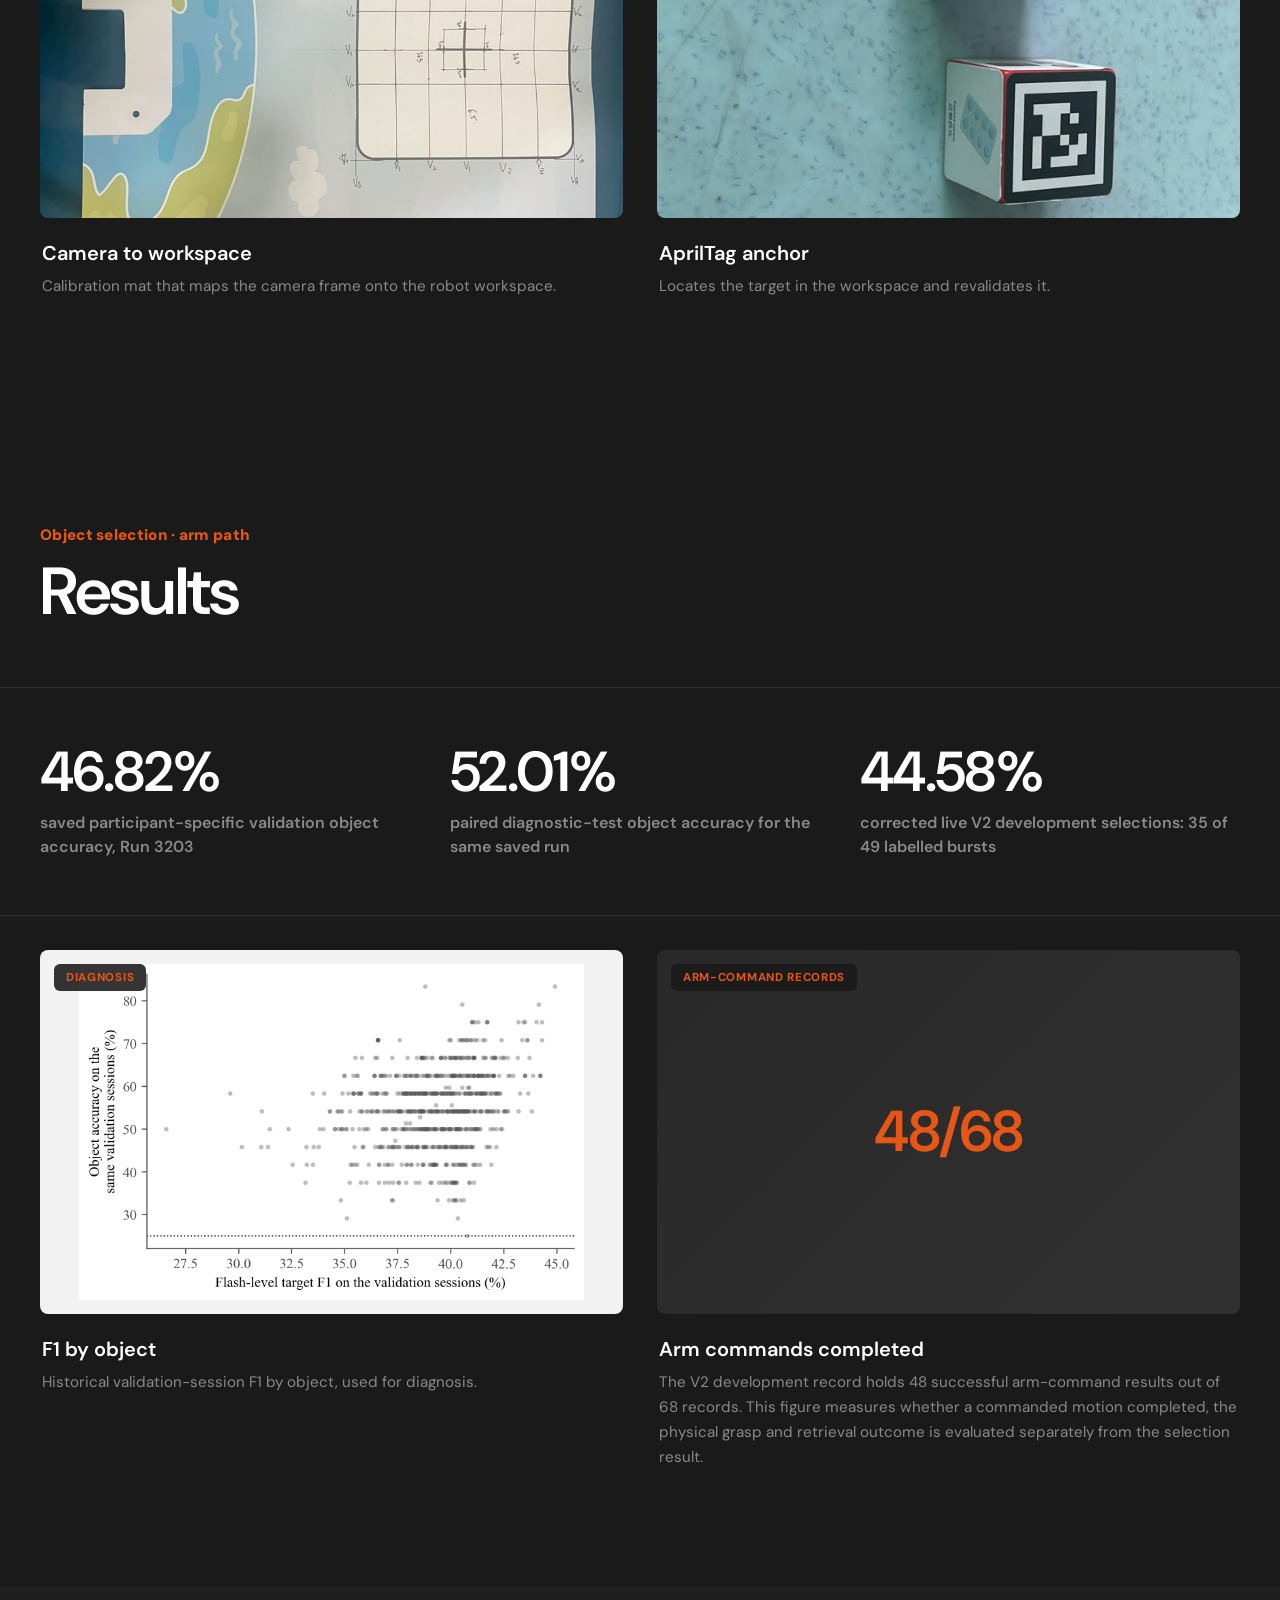
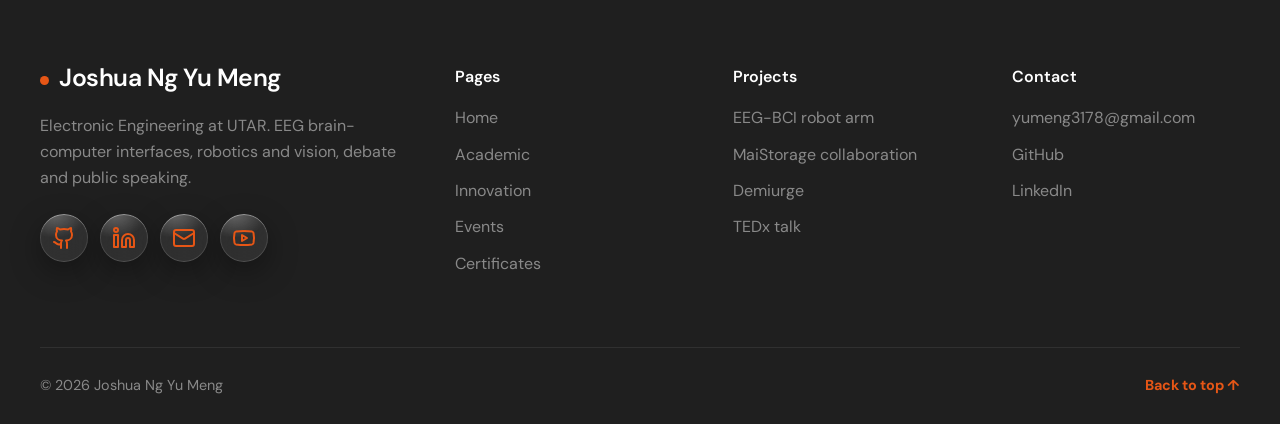
<file: fyp.html>
<!doctype html>
<html lang="en"><head><meta charset="utf-8"><meta name="viewport" content="width=device-width, initial-scale=1"><meta name="description" content="Final-year project of Joshua Ng Yu Meng: P300 EEG decoding with a Transformer for vision-guided robotic object retrieval."><title>EEG-BCI FYP | Joshua Ng Yu Meng</title><link rel="preconnect" href="https://api.fontshare.com"><link rel="preconnect" href="https://fonts.googleapis.com"><link rel="preconnect" href="https://fonts.gstatic.com" crossorigin><link rel="stylesheet" href="https://api.fontshare.com/v2/css?f[]=clash-display@500,600,700&display=swap"><link rel="stylesheet" href="https://fonts.googleapis.com/css2?family=DM+Sans:ital,opsz,wght@0,9..40,400;0,9..40,500;0,9..40,700;1,9..40,400&family=Instrument+Serif:ital@0;1&display=swap"><link rel="stylesheet" href="home.css"></head>
<body><div class="progress"></div><script>document.documentElement.classList.add('js')</script>
<header class="top solid" id="top"><div class="wrap"><a class="brand" href="index.html"><i></i>Joshua Ng Yu Meng</a><nav class="nav" aria-label="Primary navigation"><a href="index.html">Home</a><a href="academic.html">Academic</a><a href="innovation.html">Innovation</a><a href="events.html">Events</a><a href="certificates.html">Certificates</a><a href="fyp.html" aria-current="page">FYP</a><a href="maistorage.html">MaiStorage</a></nav><button class="menu-btn" aria-label="Open menu" aria-expanded="false"><svg class="ic" viewBox="0 0 24 24" fill="none" stroke="currentColor" stroke-width="2" stroke-linecap="round" aria-hidden="true"><path d="M4 6h16M4 12h16M4 18h16"/></svg></button></div></header>
<main>
  <section class="phero"><div class="wrap"><p class="status hud"><b></b>Final-year project · EEG-BCI</p><h1>EEG-BCI<span>Robot arm</span></h1><p class="tag">P300 EEG <em>/</em> Transformer <em>/</em> DOFBOT arm</p><div class="chips"><span><b>4</b>objects</span><span><b>36</b>epochs per decision</span><a href="https://github.com/Joshua3178/transformer-p300-bci-object-selection" target="_blank" rel="noreferrer">Repository</a></div></div><div class="stripes"></div></section>

  <section class="block" id="run"><div class="wrap">
    <div class="head"><h2>Live run</h2><span class="hud">35 s</span></div>
    <figure class="bigvid"><video controls playsinline preload="metadata" poster="assets/videos/fyp-live-retrieval-v10-poster.jpg"><source src="assets/videos/fyp-live-retrieval-v10.mp4" type="video/mp4"></video><figcaption>Recorded run, 35 s. The top half shows the stimulus interface, the decoded result and the EEG headset, the bottom half shows the arm retrieving the object.</figcaption></figure>
    <p class="lead-line">In my final-year project the camera scene is turned into a visual oddball interface with four objects.</p>
  </div></section>

  <section class="block" id="pipeline"><div class="wrap">
    <div class="head"><h2>Pipeline</h2><span class="hud">6 steps</span></div>
    <ol class="steps"><li class="step"><b>01</b><span>Frozen four-object scene</span></li><li class="step"><b>02</b><span>Target flashes</span></li><li class="step"><b>03</b><span>32-channel EEG segments</span></li><li class="step"><b>04</b><span>Transformer logits</span></li><li class="step"><b>05</b><span>Object margin accumulation</span></li><li class="step"><b>06</b><span>Revalidation and motion preview</span></li></ol>
    <figure class="bigimg"><a href="assets/images/fyp-system-architecture.png" target="_blank" rel="noreferrer"><img src="assets/images/fyp-system-architecture.png" alt="P300 EEG BCI system architecture" loading="lazy"></a><figcaption>Camera scene → four-object visual oddball → EMOTIV EEG → preprocessing and Transformer → object decision → visual revalidation → 6-DOF arm.</figcaption></figure>
  </div></section>

  <div class="nums"><div><b data-n="4" data-d="0" data-s="">4</b><span>objects in each frozen scene</span></div><div><b data-n="36" data-d="0" data-s="">36</b><span>flash-aligned epochs</span></div><div><b>129 × 32</b><span>samples × EEG channels</span></div><div><b data-n="9" data-d="0" data-s="">9</b><span>repetitions per object</span></div></div>

  <section class="block" id="method"><div class="wrap">
    <div class="head"><h2>Method</h2><span class="hud">Stimulus · decoder</span></div>
    <div class="cards two">
      <article class="card"><div class="pic contain light"><a href="assets/images/fyp-oddball-interface.png" target="_blank" rel="noreferrer" style="display:block;height:100%"><img src="assets/images/fyp-oddball-interface.png" alt="Four-object visual oddball interface" loading="lazy"></a><span class="yr">Visual protocol</span></div><div class="txt"><h3>Four-object stimulus interface</h3><p class="desc" title="The camera identifies exactly four candidate objects. Each object keeps a fixed identity through the whole flash sequence, hence the classifier result stays attached to the correct physical target.">The camera identifies exactly four candidate objects.</p></div></article>
      <article class="card"><div class="pic contain light"><a href="assets/images/fyp-transformer.png" target="_blank" rel="noreferrer" style="display:block;height:100%"><img src="assets/images/fyp-transformer.png" alt="Transformer architecture diagram" loading="lazy"></a><span class="yr">P300 decoder</span></div><div class="txt"><h3>Transformer evidence scoring</h3><p class="desc" title="The deployed route applies 0.1–20 Hz zero-phase filtering and a common-average reference. A gated channel projection feeds a 192-dimensional Transformer with three encoder layers and four attention heads, the feed-forward blocks are 1024-dimensional with GELU and 0.20 dropout. The final object is the one with the highest mean target-minus-non-target logit across its nine flashes.">The deployed route applies 0.1–20 Hz zero-phase filtering and a common-average reference.</p></div></article>
    </div>
  </div></section>

  <section class="block" id="vision"><div class="wrap">
    <div class="head"><h2>Target check</h2><span class="hud">Before the arm moves</span></div>
    <div class="cards two">
      <article class="card"><div class="pic"><img src="assets/images/fyp-calibration.jpeg" alt="Calibration mat used for robotic workspace mapping" loading="lazy"><span class="yr">Calibration</span></div><div class="txt"><h3>Camera to workspace</h3><p class="desc">Calibration mat that maps the camera frame onto the robot workspace.</p></div></article>
      <article class="card"><div class="pic"><img src="assets/images/fyp-apriltag.jpeg" alt="AprilTag workspace anchor" loading="lazy"><span class="yr">Revalidation</span></div><div class="txt"><h3>AprilTag anchor</h3><p class="desc">Locates the target in the workspace and revalidates it.</p></div></article>
    </div>
  </div></section>

  <section class="block" id="results"><div class="wrap">
    <div class="head"><h2>Results</h2><span class="hud">Object selection · arm path</span></div>
  </div>
  <div class="nums three"><div><b data-n="75.00" data-d="2" data-s="%">75.00%</b><span>saved participant-specific validation object accuracy, Run 3203</span></div><div><b data-n="83.33" data-d="2" data-s="%">83.33%</b><span>paired diagnostic-test object accuracy for the same saved run</span></div><div><b data-n="71.43" data-d="2" data-s="%">71.43%</b><span>corrected live V2 development selections: 35 of 49 labelled bursts</span></div></div>
  <div class="wrap" style="margin-top:34px">
    <div class="cards two">
      <article class="card"><div class="pic contain light"><a href="assets/images/fyp-object-evaluation.png" target="_blank" rel="noreferrer" style="display:block;height:100%"><img src="assets/images/fyp-object-evaluation.png" alt="Historical F1 by object evaluation chart" loading="lazy"></a><span class="yr">Diagnosis</span></div><div class="txt"><h3>F1 by object</h3><p class="desc">Historical validation-session F1 by object, used for diagnosis.</p></div></article>
      <article class="card"><div class="pic type"><b>48/68</b><span class="yr">Arm-command records</span></div><div class="txt"><h3>Arm commands completed</h3><p class="desc" style="-webkit-line-clamp:4" title="The V2 development record holds 48 successful arm-command results out of 68 records. This figure measures whether a commanded motion completed, the physical grasp and retrieval outcome is evaluated separately from the selection result.">The V2 development record holds 48 successful arm-command results out of 68 records. This figure measures whether a commanded motion completed, the physical grasp and retrieval outcome is evaluated separately from the selection result.</p></div></article>
    </div>
  </div></section>
</main>
<footer class="foot"><div class="wrap">
  <div class="cols">
    <div><a class="brand" href="index.html"><i></i>Joshua Ng Yu Meng</a><p style="margin:18px 0 22px;max-width:360px">Electronic Engineering at UTAR. EEG brain-computer interfaces, robotics and vision, debate and public speaking.</p><div class="social"><a href="https://github.com/Joshua3178" target="_blank" rel="noreferrer" aria-label="GitHub"><svg class="ic" aria-hidden="true" xmlns="http://www.w3.org/2000/svg" width="24" height="24" viewBox="0 0 24 24" fill="none" stroke="currentColor" stroke-width="2" stroke-linecap="round" stroke-linejoin="round" > <path d="M15 22v-4a4.8 4.8 0 0 0-1-3.5c3 0 6-2 6-5.5.08-1.25-.27-2.48-1-3.5.28-1.15.28-2.35 0-3.5 0 0-1 0-3 1.5-2.64-.5-5.36-.5-8 0C6 2 5 2 5 2c-.3 1.15-.3 2.35 0 3.5A5.403 5.403 0 0 0 4 9c0 3.5 3 5.5 6 5.5-.39.49-.68 1.05-.85 1.65-.17.6-.22 1.23-.15 1.85v4" /> <path d="M9 18c-4.51 2-5-2-7-2" /> </svg></a><a href="https://www.linkedin.com/in/joshua-ng-5a8638422" target="_blank" rel="noreferrer" aria-label="LinkedIn"><svg class="ic" aria-hidden="true" xmlns="http://www.w3.org/2000/svg" width="24" height="24" viewBox="0 0 24 24" fill="none" stroke="currentColor" stroke-width="2" stroke-linecap="round" stroke-linejoin="round" > <path d="M16 8a6 6 0 0 1 6 6v7h-4v-7a2 2 0 0 0-2-2 2 2 0 0 0-2 2v7h-4v-7a6 6 0 0 1 6-6z" /> <rect width="4" height="12" x="2" y="9" /> <circle cx="4" cy="4" r="2" /> </svg></a><a href="mailto:yumeng3178@gmail.com" aria-label="Email"><svg class="ic" aria-hidden="true" xmlns="http://www.w3.org/2000/svg" width="24" height="24" viewBox="0 0 24 24" fill="none" stroke="currentColor" stroke-width="2" stroke-linecap="round" stroke-linejoin="round" > <rect width="20" height="16" x="2" y="4" rx="2" /> <path d="m22 7-8.97 5.7a1.94 1.94 0 0 1-2.06 0L2 7" /> </svg></a><a href="https://youtu.be/0LwCP-skTLY?si=Z0L5x6rH1_snY8cT" target="_blank" rel="noreferrer" aria-label="TEDx talk on YouTube"><svg class="ic" aria-hidden="true" xmlns="http://www.w3.org/2000/svg" width="24" height="24" viewBox="0 0 24 24" fill="none" stroke="currentColor" stroke-width="2" stroke-linecap="round" stroke-linejoin="round" > <path d="M2.5 17a24.12 24.12 0 0 1 0-10 2 2 0 0 1 1.4-1.4 49.56 49.56 0 0 1 16.2 0A2 2 0 0 1 21.5 7a24.12 24.12 0 0 1 0 10 2 2 0 0 1-1.4 1.4 49.55 49.55 0 0 1-16.2 0A2 2 0 0 1 2.5 17" /> <path d="m10 15 5-3-5-3z" /> </svg></a></div></div>
    <div><h4>Pages</h4><ul><li><a href="index.html">Home</a></li><li><a href="academic.html">Academic</a></li><li><a href="innovation.html">Innovation</a></li><li><a href="events.html">Events</a></li><li><a href="certificates.html">Certificates</a></li></ul></div>
    <div><h4>Projects</h4><ul><li><a href="fyp.html">EEG-BCI robot arm</a></li><li><a href="maistorage.html">MaiStorage collaboration</a></li><li><a href="innovation.html#demiurge">Demiurge</a></li><li><a href="https://youtu.be/0LwCP-skTLY?si=Z0L5x6rH1_snY8cT" target="_blank" rel="noreferrer">TEDx talk</a></li></ul></div>
    <div><h4>Contact</h4><ul><li><a href="mailto:yumeng3178@gmail.com">yumeng3178@gmail.com</a></li><li><a href="https://github.com/Joshua3178" target="_blank" rel="noreferrer">GitHub</a></li><li><a href="https://www.linkedin.com/in/joshua-ng-5a8638422" target="_blank" rel="noreferrer">LinkedIn</a></li></ul></div>
  </div>
  <div class="base"><span>© 2026 Joshua Ng Yu Meng</span><a href="#top" style="color:var(--orange);text-decoration:none;font-weight:700">Back to top ↑</a></div>
</div></footer>
<script src="site.js"></script></body></html>
</file>
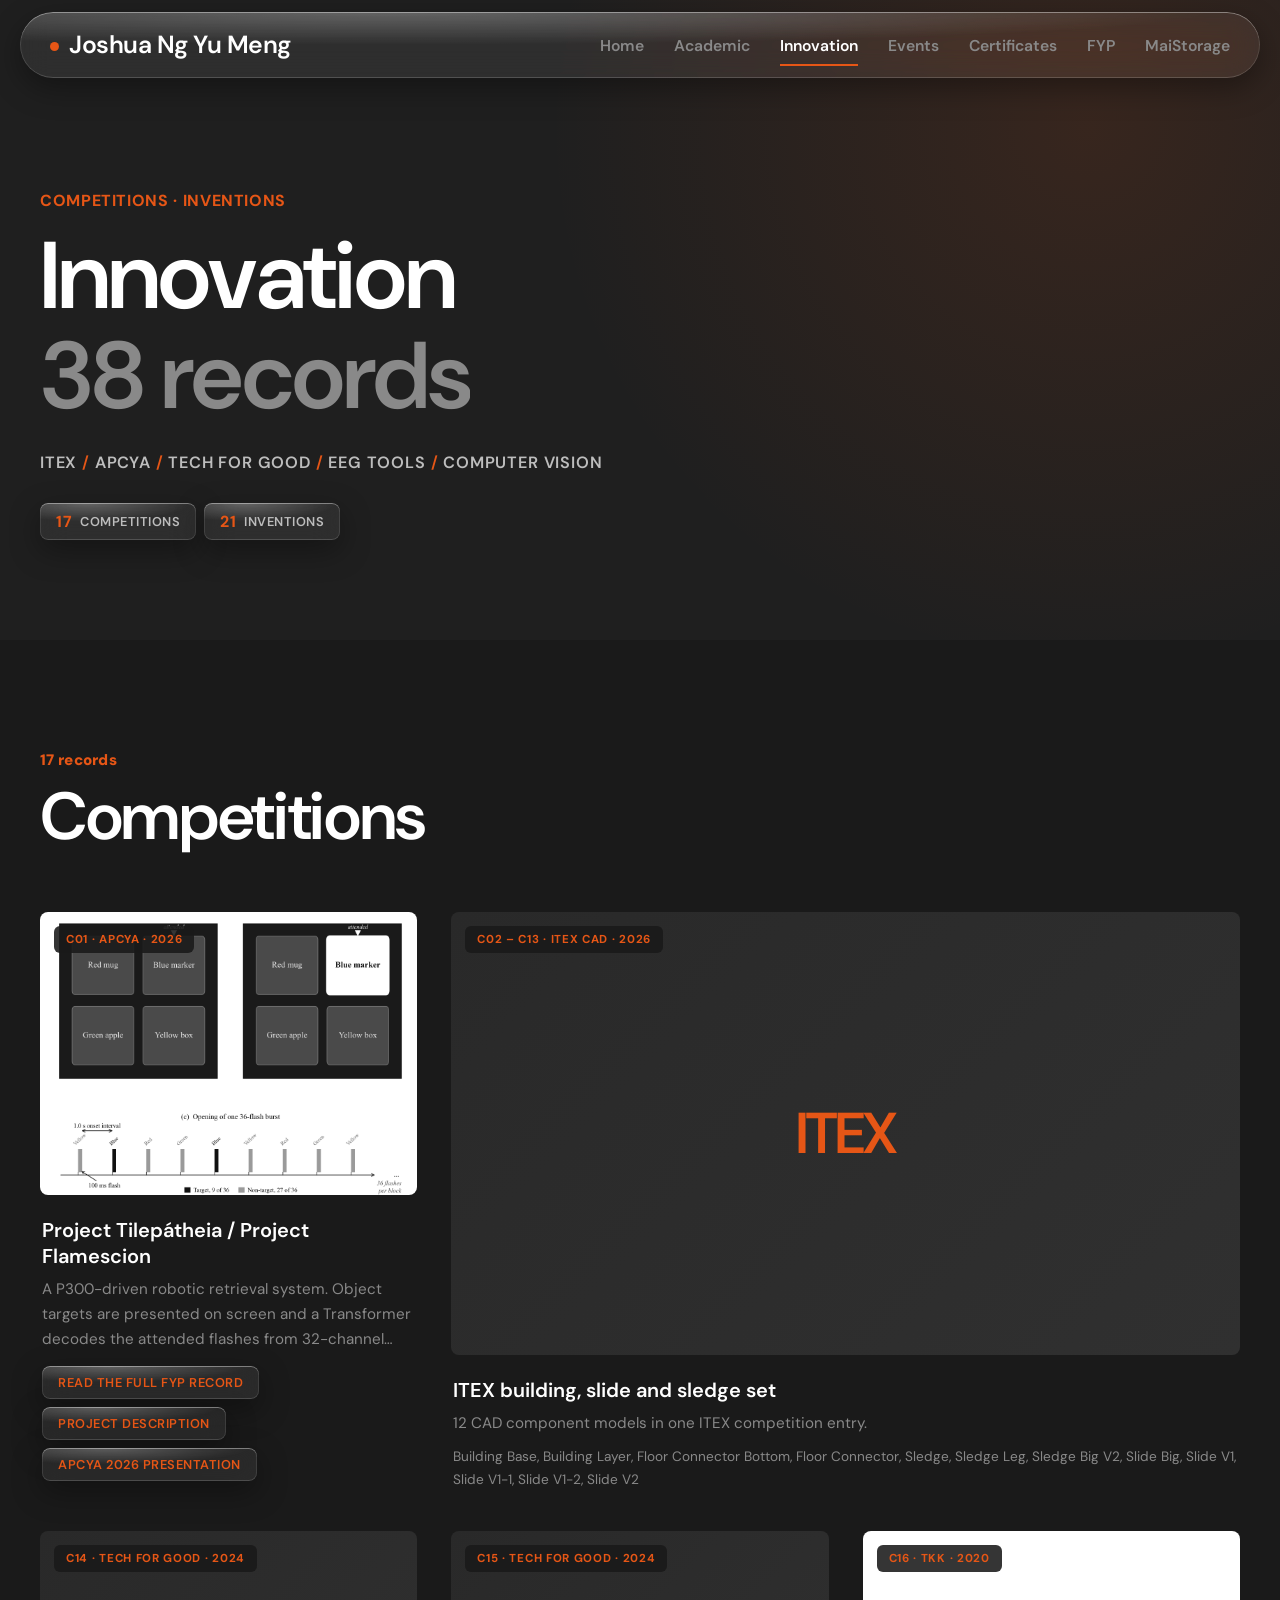
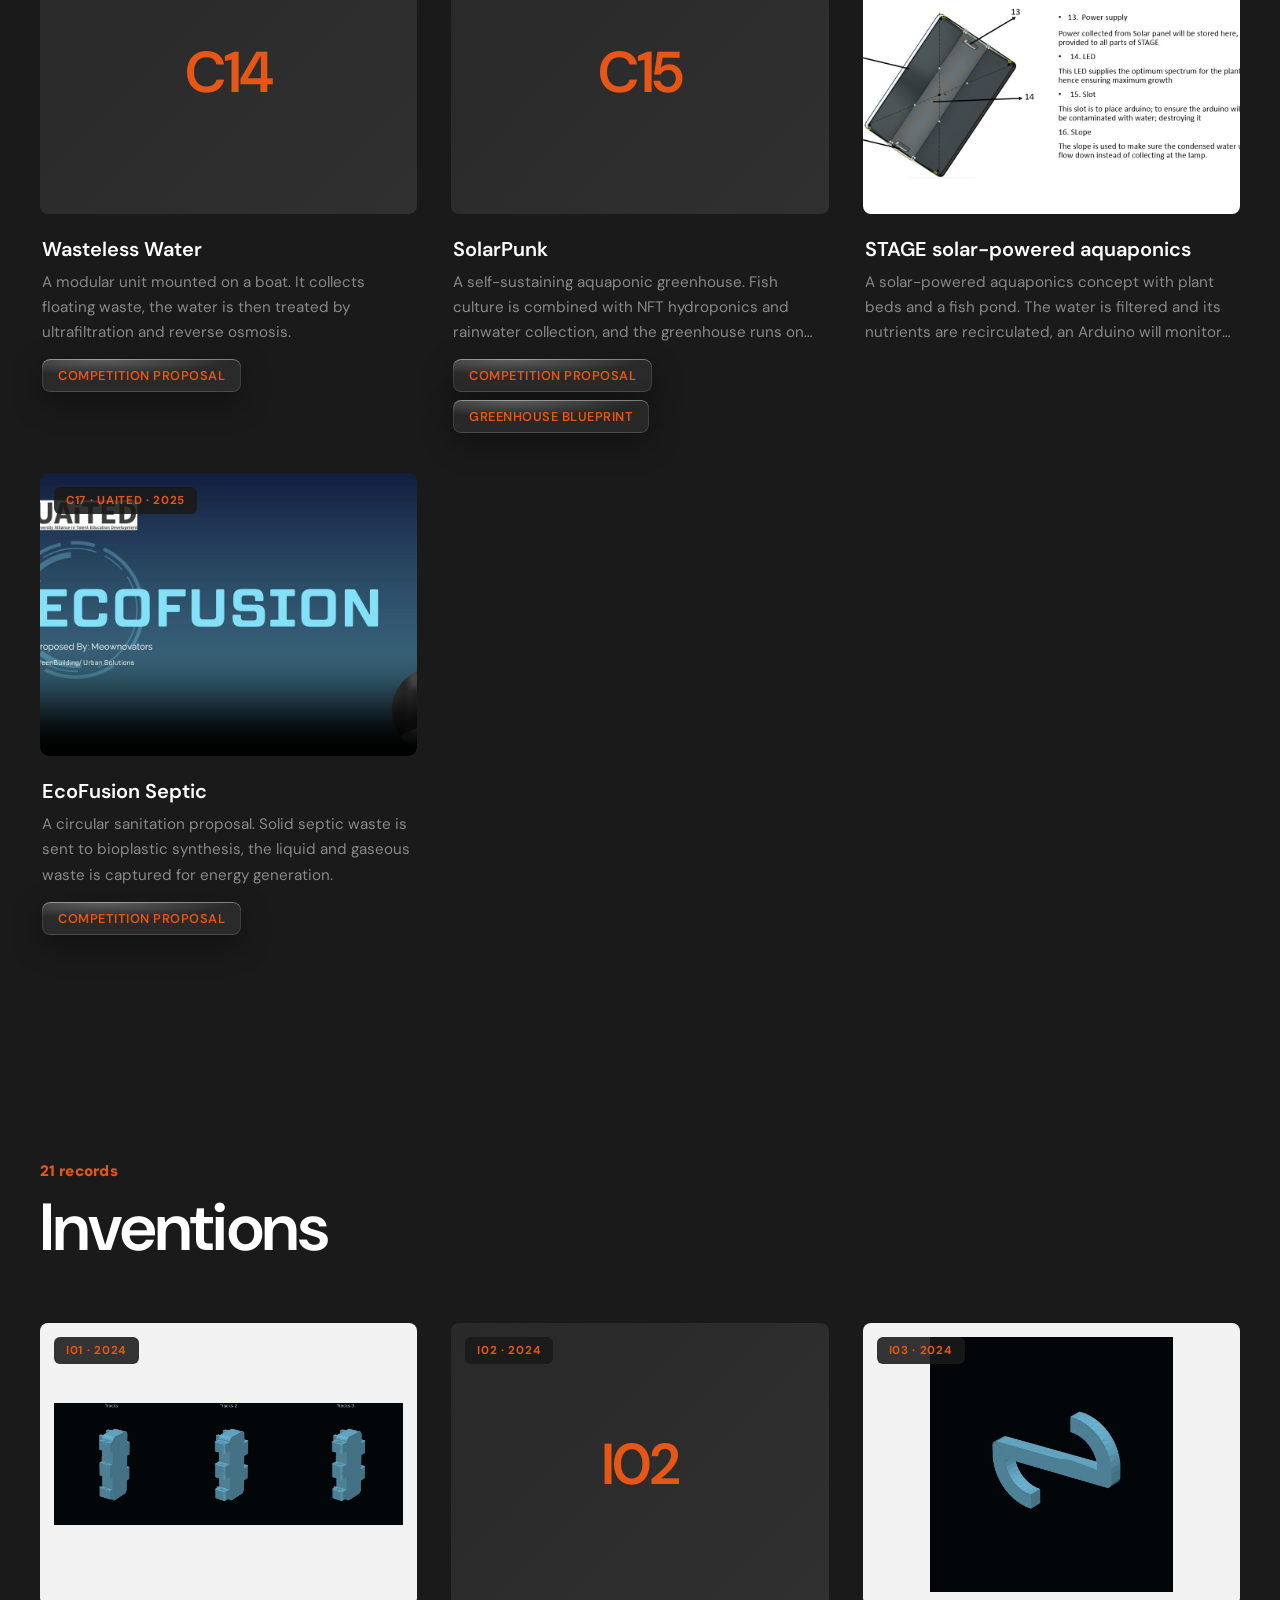
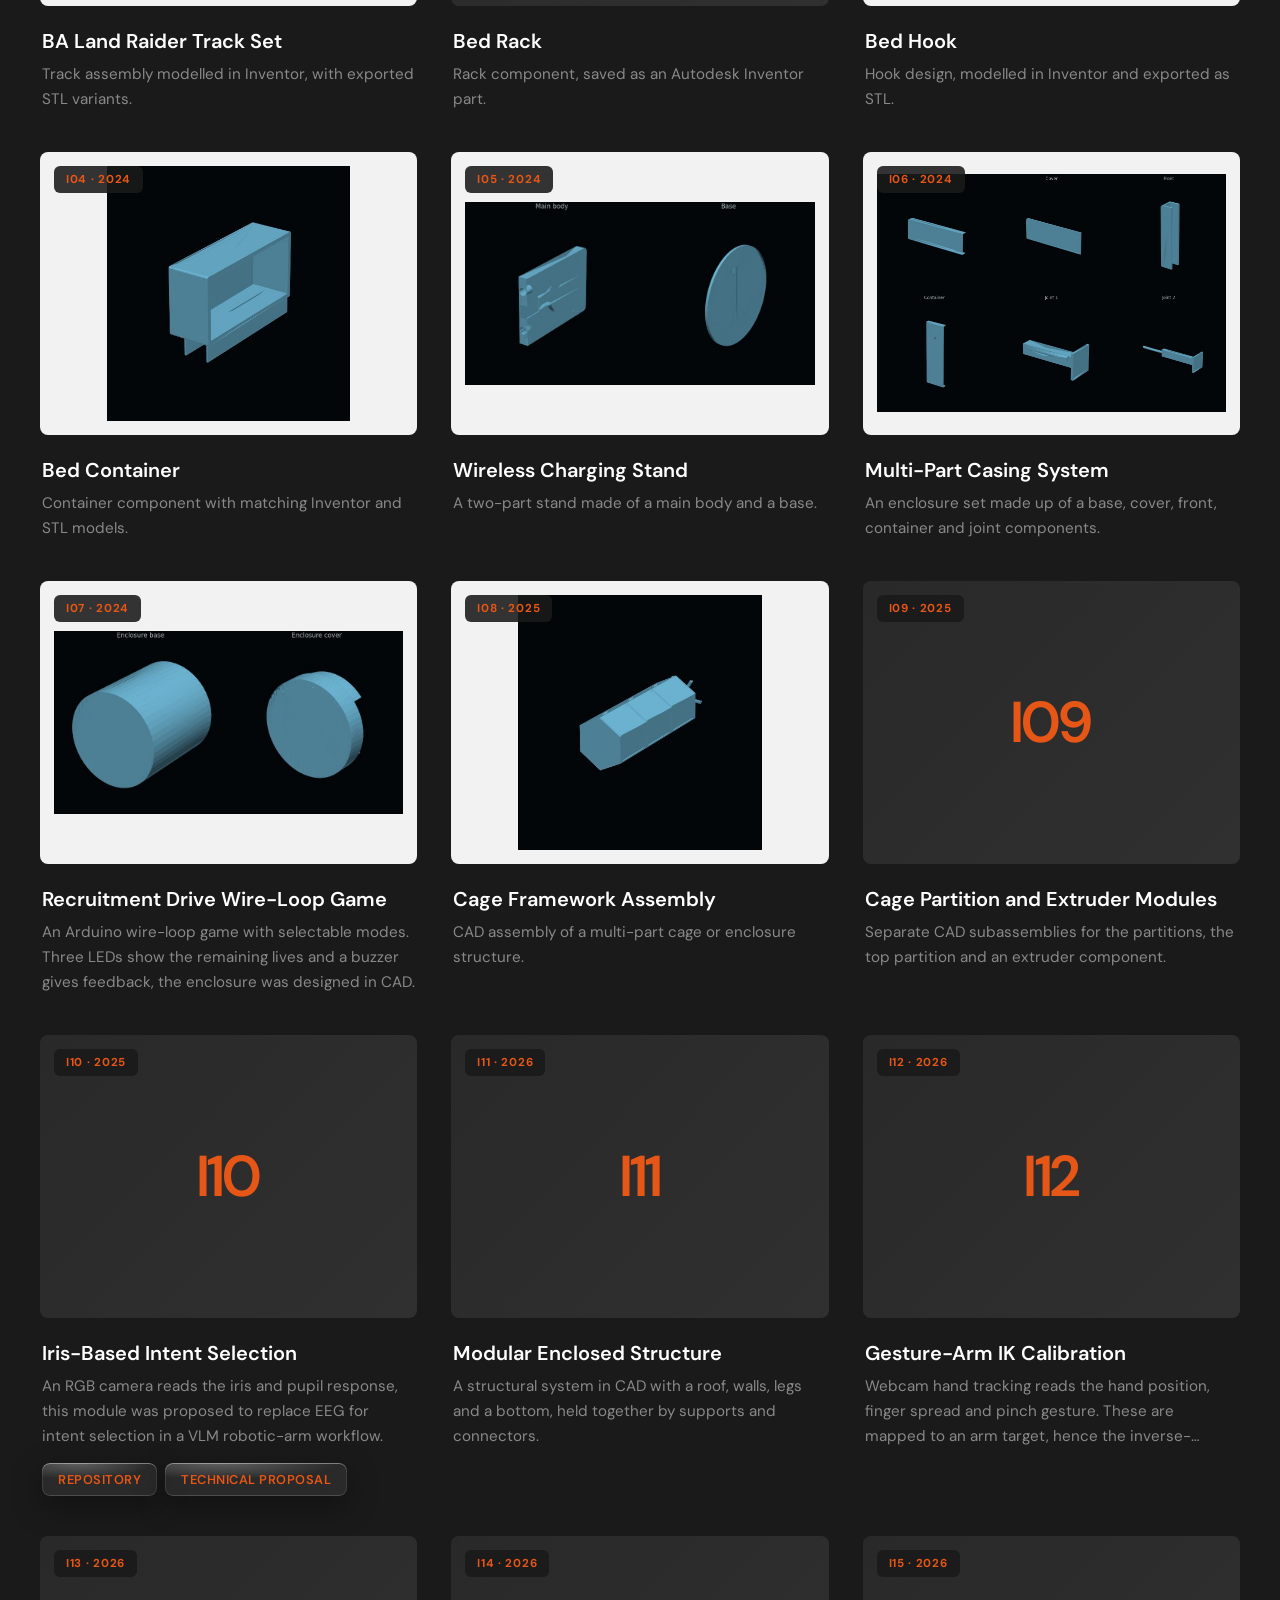
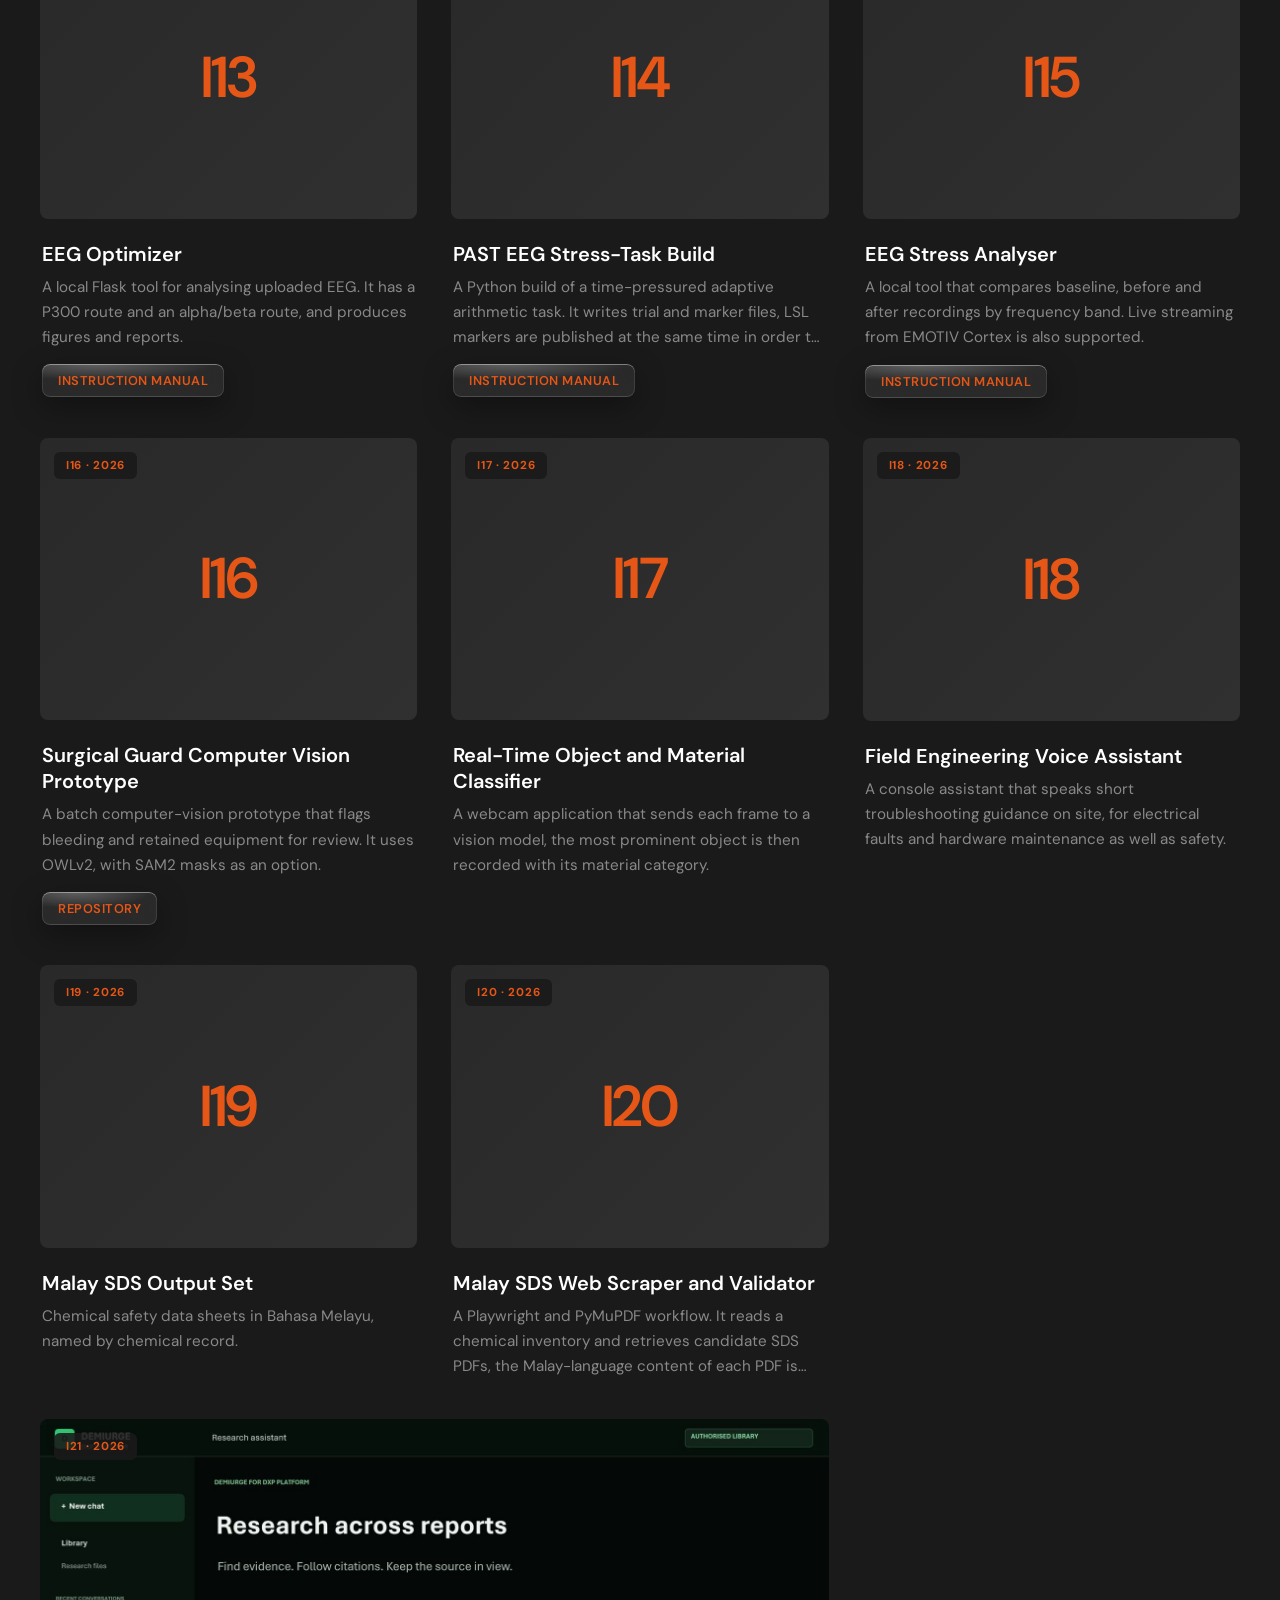
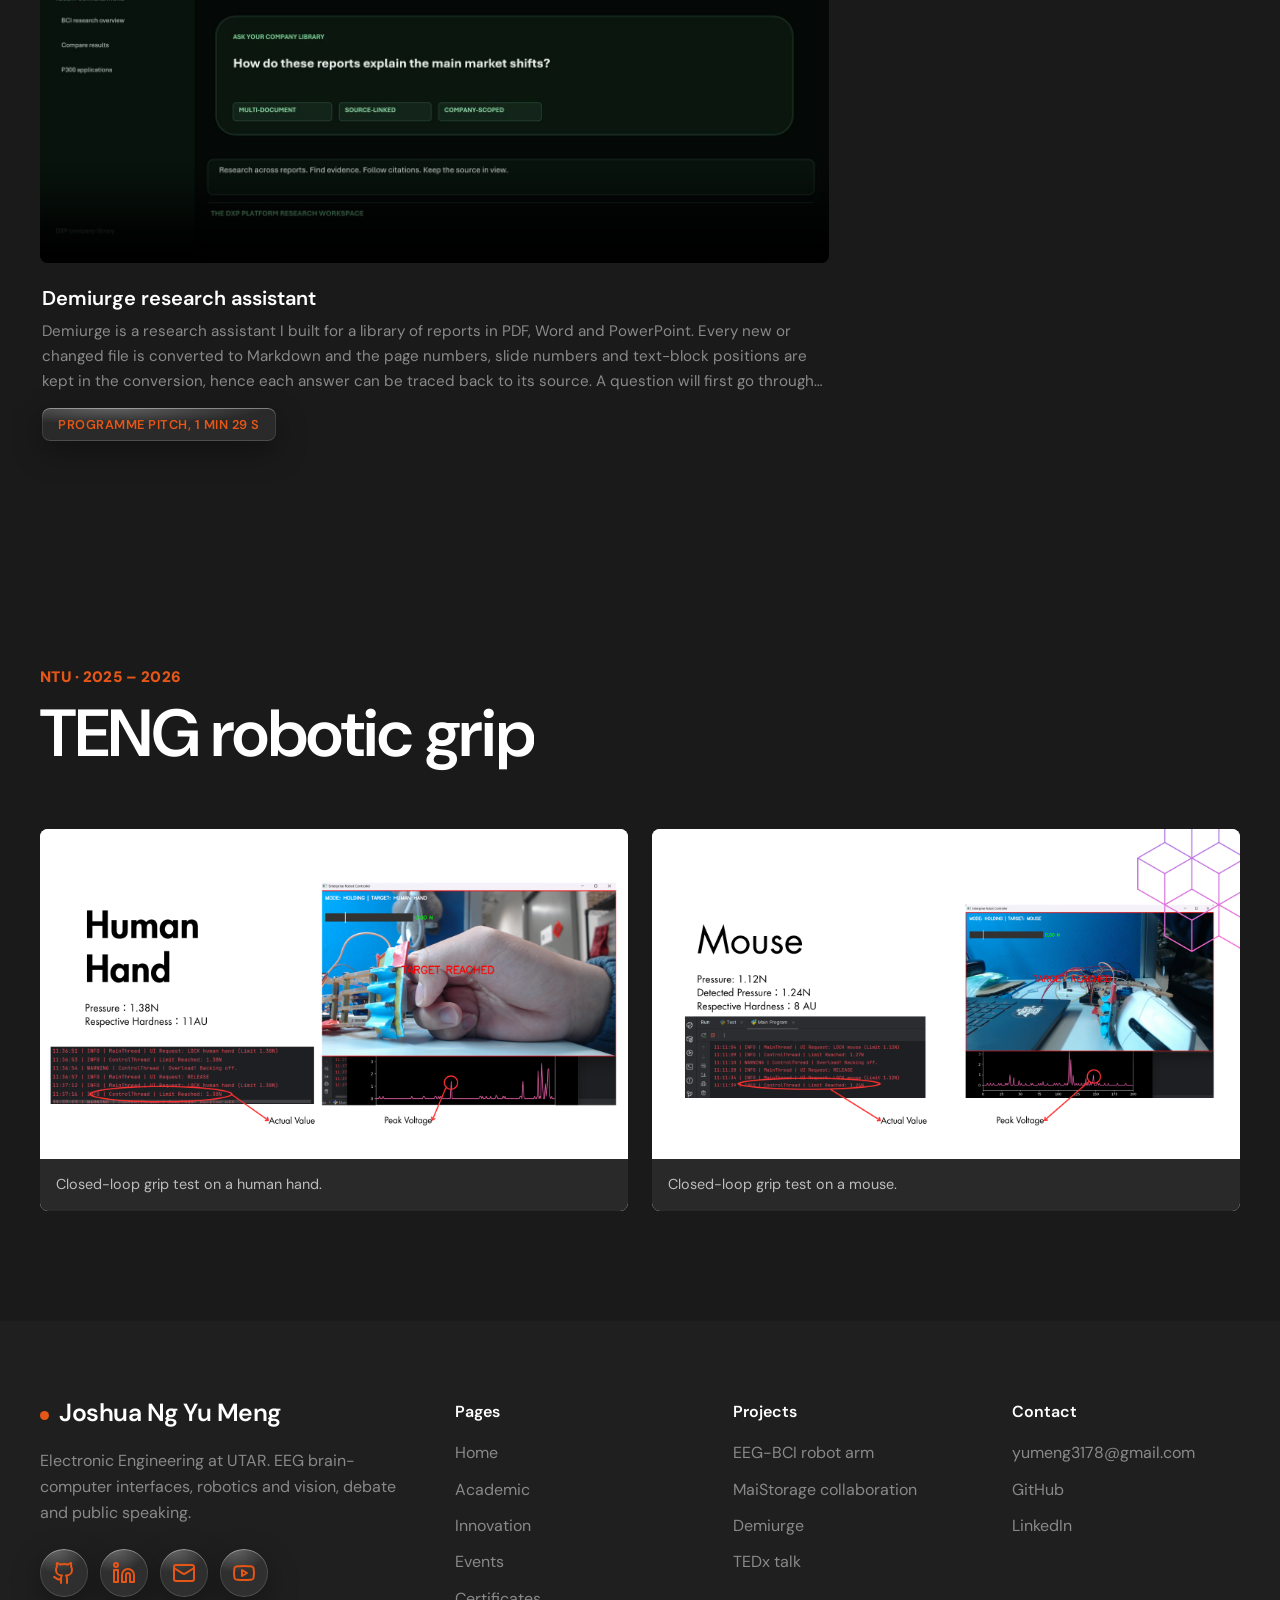
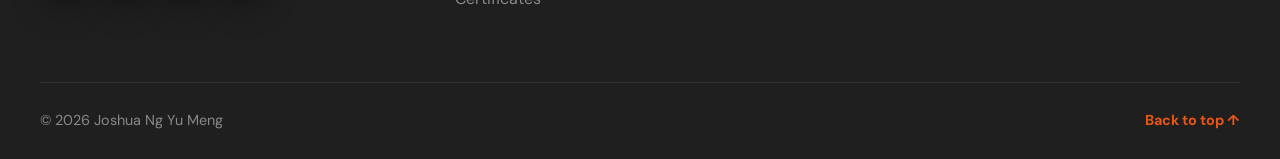
<file: innovation.html>
<!doctype html>
<html lang="en"><head><meta charset="utf-8"><meta name="viewport" content="width=device-width, initial-scale=1"><meta name="description" content="Competition and invention records of Joshua Ng Yu Meng: APCYA, ITEX, Tech For Good, TKK, UAiTED, CAD, EEG tools and computer vision."><title>Innovation archive | Joshua Ng Yu Meng</title><link rel="preconnect" href="https://api.fontshare.com"><link rel="preconnect" href="https://fonts.googleapis.com"><link rel="preconnect" href="https://fonts.gstatic.com" crossorigin><link rel="stylesheet" href="https://api.fontshare.com/v2/css?f[]=clash-display@500,600,700&display=swap"><link rel="stylesheet" href="https://fonts.googleapis.com/css2?family=DM+Sans:ital,opsz,wght@0,9..40,400;0,9..40,500;0,9..40,700;1,9..40,400&family=Instrument+Serif:ital@0;1&display=swap"><link rel="stylesheet" href="home.css"></head>
<body><div class="progress"></div><script>document.documentElement.classList.add('js')</script>
<header class="top solid" id="top"><div class="wrap"><a class="brand" href="index.html"><i></i>Joshua Ng Yu Meng</a><nav class="nav" aria-label="Primary navigation"><a href="index.html">Home</a><a href="academic.html">Academic</a><a href="innovation.html" aria-current="page">Innovation</a><a href="events.html">Events</a><a href="certificates.html">Certificates</a><a href="fyp.html">FYP</a><a href="maistorage.html">MaiStorage</a></nav><button class="menu-btn" aria-label="Open menu" aria-expanded="false"><svg class="ic" viewBox="0 0 24 24" fill="none" stroke="currentColor" stroke-width="2" stroke-linecap="round" aria-hidden="true"><path d="M4 6h16M4 12h16M4 18h16"/></svg></button></div></header>
<main>
  <section class="phero"><div class="wrap"><p class="status hud"><b></b>Competitions · Inventions</p><h1>Innovation<span>38 records</span></h1><p class="tag">ITEX <em>/</em> APCYA <em>/</em> Tech For Good <em>/</em> EEG tools <em>/</em> computer vision</p><div class="chips"><span><b>17</b>competitions</span><span><b>21</b>inventions</span></div></div><div class="stripes"></div></section>
  <section class="block" id="competitions"><div class="wrap">
    <div class="head"><h2>Competitions</h2><span class="hud">17 records</span></div>
    <div class="cards"><article class="card"><div class="pic"><img src="assets/images/fyp-oddball-interface.png" alt="Project Tilepátheia / Project Flamescion" loading="lazy"><span class="yr">C01 · APCYA · 2026</span></div><div class="txt"><h3>Project Tilepátheia / Project Flamescion</h3><p class="desc" title="A P300-driven robotic retrieval system. Object targets are presented on screen and a Transformer decodes the attended flashes from 32-channel EEG, the selected target is then sent to a 6-axis arm. Read the full FYP record.">A P300-driven robotic retrieval system. Object targets are presented on screen and a Transformer decodes the attended flashes from 32-channel EEG, the selected target is then sent to a 6-axis arm. Read the full FYP record.</p><div class="chips"><a href="fyp.html">Read the full FYP record</a><a href="assets/docs/apcya-tilepatheia-description.pdf" target="_blank" rel="noreferrer">Project description</a><a href="assets/docs/apcya-tilepatheia-slides.pdf" target="_blank" rel="noreferrer">APCYA 2026 presentation</a></div></div></article><article class="card wide"><div class="pic type"><b>ITEX</b><span class="yr">C02 – C13 · ITEX CAD · 2026</span></div><div class="txt"><h3>ITEX building, slide and sledge set</h3><p class="desc" title="12 CAD component models in one ITEX competition entry.">12 CAD component models in one ITEX competition entry.</p><p class="list">Building Base, Building Layer, Floor Connector Bottom, Floor Connector, Sledge, Sledge Leg, Sledge Big V2, Slide Big, Slide V1, Slide V1-1, Slide V1-2, Slide V2</p></div></article><article class="card"><div class="pic type"><b>C14</b><span class="yr">C14 · Tech For Good · 2024</span></div><div class="txt"><h3>Wasteless Water</h3><p class="desc" title="A modular unit mounted on a boat. It collects floating waste, the water is then treated by ultrafiltration and reverse osmosis.">A modular unit mounted on a boat. It collects floating waste, the water is then treated by ultrafiltration and reverse osmosis.</p><div class="chips"><a href="assets/docs/wasteless-water-proposal.pdf" target="_blank" rel="noreferrer">Competition proposal</a></div></div></article><article class="card"><div class="pic type"><b>C15</b><span class="yr">C15 · Tech For Good · 2024</span></div><div class="txt"><h3>SolarPunk</h3><p class="desc" title="A self-sustaining aquaponic greenhouse. Fish culture is combined with NFT hydroponics and rainwater collection, and the greenhouse runs on solar energy while it is being monitored through IoT sensors.">A self-sustaining aquaponic greenhouse. Fish culture is combined with NFT hydroponics and rainwater collection, and the greenhouse runs on solar energy while it is being monitored through IoT sensors.</p><div class="chips"><a href="assets/docs/solarpunk-proposal.pdf" target="_blank" rel="noreferrer">Competition proposal</a><a href="assets/docs/solarpunk-blueprint.pdf" target="_blank" rel="noreferrer">Greenhouse blueprint</a></div></div></article><article class="card"><div class="pic"><img src="assets/images/innovation-tkk-prototype.jpg" alt="STAGE solar-powered aquaponics" loading="lazy"><span class="yr">C16 · TKK · 2020</span></div><div class="txt"><h3>STAGE solar-powered aquaponics</h3><p class="desc" title="A solar-powered aquaponics concept with plant beds and a fish pond. The water is filtered and its nutrients are recirculated, an Arduino will monitor the sensor readings throughout.">A solar-powered aquaponics concept with plant beds and a fish pond. The water is filtered and its nutrients are recirculated, an Arduino will monitor the sensor readings throughout.</p></div></article><article class="card"><div class="pic"><video controls playsinline preload="none" poster="assets/videos/ecofusion-septic-presentation-poster.jpg"><source src="assets/videos/ecofusion-septic-presentation.mp4" type="video/mp4"></video><span class="yr">C17 · UAiTED · 2025</span></div><div class="txt"><h3>EcoFusion Septic</h3><p class="desc" title="A circular sanitation proposal. Solid septic waste is sent to bioplastic synthesis, the liquid and gaseous waste is captured for energy generation.">A circular sanitation proposal. Solid septic waste is sent to bioplastic synthesis, the liquid and gaseous waste is captured for energy generation.</p><div class="chips"><a href="assets/docs/ecofusion-septic-proposal.pdf" target="_blank" rel="noreferrer">Competition proposal</a></div></div></article></div>
  </div></section>
  <section class="block" id="inventions"><div class="wrap">
    <div class="head"><h2>Inventions</h2><span class="hud">21 records</span></div>
    <div class="cards"><article class="card"><div class="pic contain"><img src="assets/images/cad-land-raider-tracks.jpg" alt="BA Land Raider Track Set" loading="lazy"><span class="yr">I01 · 2024</span></div><div class="txt"><h3>BA Land Raider Track Set</h3><p class="desc" title="Track assembly modelled in Inventor, with exported STL variants.">Track assembly modelled in Inventor, with exported STL variants.</p></div></article><article class="card"><div class="pic type"><b>I02</b><span class="yr">I02 · 2024</span></div><div class="txt"><h3>Bed Rack</h3><p class="desc" title="Rack component, saved as an Autodesk Inventor part.">Rack component, saved as an Autodesk Inventor part.</p></div></article><article class="card"><div class="pic contain"><img src="assets/images/cad-bed-hook.jpg" alt="Bed Hook" loading="lazy"><span class="yr">I03 · 2024</span></div><div class="txt"><h3>Bed Hook</h3><p class="desc" title="Hook design, modelled in Inventor and exported as STL.">Hook design, modelled in Inventor and exported as STL.</p></div></article><article class="card"><div class="pic contain"><img src="assets/images/cad-bed-container.jpg" alt="Bed Container" loading="lazy"><span class="yr">I04 · 2024</span></div><div class="txt"><h3>Bed Container</h3><p class="desc" title="Container component with matching Inventor and STL models.">Container component with matching Inventor and STL models.</p></div></article><article class="card"><div class="pic contain"><img src="assets/images/cad-wireless-charging-stand.jpg" alt="Wireless Charging Stand" loading="lazy"><span class="yr">I05 · 2024</span></div><div class="txt"><h3>Wireless Charging Stand</h3><p class="desc" title="A two-part stand made of a main body and a base.">A two-part stand made of a main body and a base.</p></div></article><article class="card"><div class="pic contain"><img src="assets/images/cad-casing-system.jpg" alt="Multi-Part Casing System" loading="lazy"><span class="yr">I06 · 2024</span></div><div class="txt"><h3>Multi-Part Casing System</h3><p class="desc" title="An enclosure set made up of a base, cover, front, container and joint components.">An enclosure set made up of a base, cover, front, container and joint components.</p></div></article><article class="card"><div class="pic contain"><img src="assets/images/cad-wire-loop-game.jpg" alt="Recruitment Drive Wire-Loop Game" loading="lazy"><span class="yr">I07 · 2024</span></div><div class="txt"><h3>Recruitment Drive Wire-Loop Game</h3><p class="desc" title="An Arduino wire-loop game with selectable modes. Three LEDs show the remaining lives and a buzzer gives feedback, the enclosure was designed in CAD.">An Arduino wire-loop game with selectable modes. Three LEDs show the remaining lives and a buzzer gives feedback, the enclosure was designed in CAD.</p></div></article><article class="card"><div class="pic contain"><img src="assets/images/cad-cage-assembly.jpg" alt="Cage Framework Assembly" loading="lazy"><span class="yr">I08 · 2025</span></div><div class="txt"><h3>Cage Framework Assembly</h3><p class="desc" title="CAD assembly of a multi-part cage or enclosure structure.">CAD assembly of a multi-part cage or enclosure structure.</p></div></article><article class="card"><div class="pic type"><b>I09</b><span class="yr">I09 · 2025</span></div><div class="txt"><h3>Cage Partition and Extruder Modules</h3><p class="desc" title="Separate CAD subassemblies for the partitions, the top partition and an extruder component.">Separate CAD subassemblies for the partitions, the top partition and an extruder component.</p></div></article><article class="card"><div class="pic type"><b>I10</b><span class="yr">I10 · 2025</span></div><div class="txt"><h3>Iris-Based Intent Selection</h3><p class="desc" title="An RGB camera reads the iris and pupil response, this module was proposed to replace EEG for intent selection in a VLM robotic-arm workflow.">An RGB camera reads the iris and pupil response, this module was proposed to replace EEG for intent selection in a VLM robotic-arm workflow.</p><div class="chips"><a href="https://github.com/Joshua3178/vlm-iris-robotic-arm-intent" target="_blank" rel="noreferrer">Repository</a><a href="assets/docs/iris-intent-selection-proposal.pdf" target="_blank" rel="noreferrer">Technical proposal</a></div></div></article><article class="card"><div class="pic type"><b>I11</b><span class="yr">I11 · 2026</span></div><div class="txt"><h3>Modular Enclosed Structure</h3><p class="desc" title="A structural system in CAD with a roof, walls, legs and a bottom, held together by supports and connectors.">A structural system in CAD with a roof, walls, legs and a bottom, held together by supports and connectors.</p></div></article><article class="card"><div class="pic type"><b>I12</b><span class="yr">I12 · 2026</span></div><div class="txt"><h3>Gesture-Arm IK Calibration</h3><p class="desc" title="Webcam hand tracking reads the hand position, finger spread and pinch gesture. These are mapped to an arm target, hence the inverse-kinematics joint angles and the gripper state follow the hand.">Webcam hand tracking reads the hand position, finger spread and pinch gesture. These are mapped to an arm target, hence the inverse-kinematics joint angles and the gripper state follow the hand.</p></div></article><article class="card"><div class="pic type"><b>I13</b><span class="yr">I13 · 2026</span></div><div class="txt"><h3>EEG Optimizer</h3><p class="desc" title="A local Flask tool for analysing uploaded EEG. It has a P300 route and an alpha/beta route, and produces figures and reports.">A local Flask tool for analysing uploaded EEG. It has a P300 route and an alpha/beta route, and produces figures and reports.</p><div class="chips"><a href="assets/docs/eeg-optimizer-manual.pdf" target="_blank" rel="noreferrer">Instruction manual</a></div></div></article><article class="card"><div class="pic type"><b>I14</b><span class="yr">I14 · 2026</span></div><div class="txt"><h3>PAST EEG Stress-Task Build</h3><p class="desc" title="A Python build of a time-pressured adaptive arithmetic task. It writes trial and marker files, LSL markers are published at the same time in order to synchronise the EEG.">A Python build of a time-pressured adaptive arithmetic task. It writes trial and marker files, LSL markers are published at the same time in order to synchronise the EEG.</p><div class="chips"><a href="assets/docs/past-stress-task-manual.pdf" target="_blank" rel="noreferrer">Instruction manual</a></div></div></article><article class="card"><div class="pic type"><b>I15</b><span class="yr">I15 · 2026</span></div><div class="txt"><h3>EEG Stress Analyser</h3><p class="desc" title="A local tool that compares baseline, before and after recordings by frequency band. Live streaming from EMOTIV Cortex is also supported.">A local tool that compares baseline, before and after recordings by frequency band. Live streaming from EMOTIV Cortex is also supported.</p><div class="chips"><a href="assets/docs/eeg-stress-analyser-manual.pdf" target="_blank" rel="noreferrer">Instruction manual</a></div></div></article><article class="card"><div class="pic type"><b>I16</b><span class="yr">I16 · 2026</span></div><div class="txt"><h3>Surgical Guard Computer Vision Prototype</h3><p class="desc" title="A batch computer-vision prototype that flags bleeding and retained equipment for review. It uses OWLv2, with SAM2 masks as an option.">A batch computer-vision prototype that flags bleeding and retained equipment for review. It uses OWLv2, with SAM2 masks as an option.</p><div class="chips"><a href="https://github.com/Joshua3178/surgical-guard-computer-vision" target="_blank" rel="noreferrer">Repository</a></div></div></article><article class="card"><div class="pic type"><b>I17</b><span class="yr">I17 · 2026</span></div><div class="txt"><h3>Real-Time Object and Material Classifier</h3><p class="desc" title="A webcam application that sends each frame to a vision model, the most prominent object is then recorded with its material category.">A webcam application that sends each frame to a vision model, the most prominent object is then recorded with its material category.</p></div></article><article class="card"><div class="pic type"><b>I18</b><span class="yr">I18 · 2026</span></div><div class="txt"><h3>Field Engineering Voice Assistant</h3><p class="desc" title="A console assistant that speaks short troubleshooting guidance on site, for electrical faults and hardware maintenance as well as safety.">A console assistant that speaks short troubleshooting guidance on site, for electrical faults and hardware maintenance as well as safety.</p></div></article><article class="card"><div class="pic type"><b>I19</b><span class="yr">I19 · 2026</span></div><div class="txt"><h3>Malay SDS Output Set</h3><p class="desc" title="Chemical safety data sheets in Bahasa Melayu, named by chemical record.">Chemical safety data sheets in Bahasa Melayu, named by chemical record.</p></div></article><article class="card"><div class="pic type"><b>I20</b><span class="yr">I20 · 2026</span></div><div class="txt"><h3>Malay SDS Web Scraper and Validator</h3><p class="desc" title="A Playwright and PyMuPDF workflow. It reads a chemical inventory and retrieves candidate SDS PDFs, the Malay-language content of each PDF is then validated with section keywords.">A Playwright and PyMuPDF workflow. It reads a chemical inventory and retrieves candidate SDS PDFs, the Malay-language content of each PDF is then validated with section keywords.</p></div></article><article class="card wide" id="demiurge"><div class="pic"><video controls playsinline preload="none" poster="assets/videos/demiurge-demo-poster.jpg"><source src="assets/videos/demiurge-demo.mp4" type="video/mp4"></video><span class="yr">I21 · 2026</span></div><div class="txt"><h3>Demiurge research assistant</h3><p class="desc" title="Demiurge is a research assistant I built for a library of reports in PDF, Word and PowerPoint. Every new or changed file is converted to Markdown and the page numbers, slide numbers and text-block positions are kept in the conversion, hence each answer can be traced back to its source. A question will first go through query understanding and local BM25-style keyword retrieval, GPT-OSS-120B then writes the answer from the retrieved passages. Each citation opens the original PDF page with the supporting passage highlighted. A separate model call scores the answer for relevance and grounding as well as citation support. Topic filters narrow the search, and the answer can be given in English, Malay, Simplified Chinese or Traditional Chinese. Online discovery imports public PDFs with a version check against reports already in the library, and every chat keeps its own follow-up memory under the library permissions.">Demiurge is a research assistant I built for a library of reports in PDF, Word and PowerPoint. Every new or changed file is converted to Markdown and the page numbers, slide numbers and text-block positions are kept in the conversion, hence each answer can be traced back to its source. A question will first go through query understanding and local BM25-style keyword retrieval, GPT-OSS-120B then writes the answer from the retrieved passages. Each citation opens the original PDF page with the supporting passage highlighted. A separate model call scores the answer for relevance and grounding as well as citation support. Topic filters narrow the search, and the answer can be given in English, Malay, Simplified Chinese or Traditional Chinese. Online discovery imports public PDFs with a version check against reports already in the library, and every chat keeps its own follow-up memory under the library permissions.</p><div class="chips"><a href="assets/videos/demiurge-explanation.mp4" target="_blank" rel="noreferrer">Programme pitch, 1 min 29 s</a></div></div></article></div>
  </div></section>
  <section class="block" id="teng"><div class="wrap">
    <div class="head"><h2>TENG robotic grip</h2><span class="hud">NTU · 2025 – 2026</span></div>
    <div class="pair"><figure><img src="assets/images/innovation-ntu-grip-hand.png" alt="Closed-loop grip test on a human hand" loading="lazy"><figcaption>Closed-loop grip test on a human hand.</figcaption></figure><figure><img src="assets/images/innovation-ntu-grip-mouse.png" alt="Closed-loop grip test on a mouse" loading="lazy"><figcaption>Closed-loop grip test on a mouse.</figcaption></figure></div>
  </div></section>
</main>
<footer class="foot"><div class="wrap">
  <div class="cols">
    <div><a class="brand" href="index.html"><i></i>Joshua Ng Yu Meng</a><p style="margin:18px 0 22px;max-width:360px">Electronic Engineering at UTAR. EEG brain-computer interfaces, robotics and vision, debate and public speaking.</p><div class="social"><a href="https://github.com/Joshua3178" target="_blank" rel="noreferrer" aria-label="GitHub"><svg class="ic" aria-hidden="true" xmlns="http://www.w3.org/2000/svg" width="24" height="24" viewBox="0 0 24 24" fill="none" stroke="currentColor" stroke-width="2" stroke-linecap="round" stroke-linejoin="round" > <path d="M15 22v-4a4.8 4.8 0 0 0-1-3.5c3 0 6-2 6-5.5.08-1.25-.27-2.48-1-3.5.28-1.15.28-2.35 0-3.5 0 0-1 0-3 1.5-2.64-.5-5.36-.5-8 0C6 2 5 2 5 2c-.3 1.15-.3 2.35 0 3.5A5.403 5.403 0 0 0 4 9c0 3.5 3 5.5 6 5.5-.39.49-.68 1.05-.85 1.65-.17.6-.22 1.23-.15 1.85v4" /> <path d="M9 18c-4.51 2-5-2-7-2" /> </svg></a><a href="https://www.linkedin.com/in/joshua-ng-5a8638422" target="_blank" rel="noreferrer" aria-label="LinkedIn"><svg class="ic" aria-hidden="true" xmlns="http://www.w3.org/2000/svg" width="24" height="24" viewBox="0 0 24 24" fill="none" stroke="currentColor" stroke-width="2" stroke-linecap="round" stroke-linejoin="round" > <path d="M16 8a6 6 0 0 1 6 6v7h-4v-7a2 2 0 0 0-2-2 2 2 0 0 0-2 2v7h-4v-7a6 6 0 0 1 6-6z" /> <rect width="4" height="12" x="2" y="9" /> <circle cx="4" cy="4" r="2" /> </svg></a><a href="mailto:yumeng3178@gmail.com" aria-label="Email"><svg class="ic" aria-hidden="true" xmlns="http://www.w3.org/2000/svg" width="24" height="24" viewBox="0 0 24 24" fill="none" stroke="currentColor" stroke-width="2" stroke-linecap="round" stroke-linejoin="round" > <rect width="20" height="16" x="2" y="4" rx="2" /> <path d="m22 7-8.97 5.7a1.94 1.94 0 0 1-2.06 0L2 7" /> </svg></a><a href="https://youtu.be/0LwCP-skTLY?si=Z0L5x6rH1_snY8cT" target="_blank" rel="noreferrer" aria-label="TEDx talk on YouTube"><svg class="ic" aria-hidden="true" xmlns="http://www.w3.org/2000/svg" width="24" height="24" viewBox="0 0 24 24" fill="none" stroke="currentColor" stroke-width="2" stroke-linecap="round" stroke-linejoin="round" > <path d="M2.5 17a24.12 24.12 0 0 1 0-10 2 2 0 0 1 1.4-1.4 49.56 49.56 0 0 1 16.2 0A2 2 0 0 1 21.5 7a24.12 24.12 0 0 1 0 10 2 2 0 0 1-1.4 1.4 49.55 49.55 0 0 1-16.2 0A2 2 0 0 1 2.5 17" /> <path d="m10 15 5-3-5-3z" /> </svg></a></div></div>
    <div><h4>Pages</h4><ul><li><a href="index.html">Home</a></li><li><a href="academic.html">Academic</a></li><li><a href="innovation.html">Innovation</a></li><li><a href="events.html">Events</a></li><li><a href="certificates.html">Certificates</a></li></ul></div>
    <div><h4>Projects</h4><ul><li><a href="fyp.html">EEG-BCI robot arm</a></li><li><a href="maistorage.html">MaiStorage collaboration</a></li><li><a href="innovation.html#demiurge">Demiurge</a></li><li><a href="https://youtu.be/0LwCP-skTLY?si=Z0L5x6rH1_snY8cT" target="_blank" rel="noreferrer">TEDx talk</a></li></ul></div>
    <div><h4>Contact</h4><ul><li><a href="mailto:yumeng3178@gmail.com">yumeng3178@gmail.com</a></li><li><a href="https://github.com/Joshua3178" target="_blank" rel="noreferrer">GitHub</a></li><li><a href="https://www.linkedin.com/in/joshua-ng-5a8638422" target="_blank" rel="noreferrer">LinkedIn</a></li></ul></div>
  </div>
  <div class="base"><span>© 2026 Joshua Ng Yu Meng</span><a href="#top" style="color:var(--orange);text-decoration:none;font-weight:700">Back to top ↑</a></div>
</div></footer>
<script src="site.js"></script></body></html>
</file>
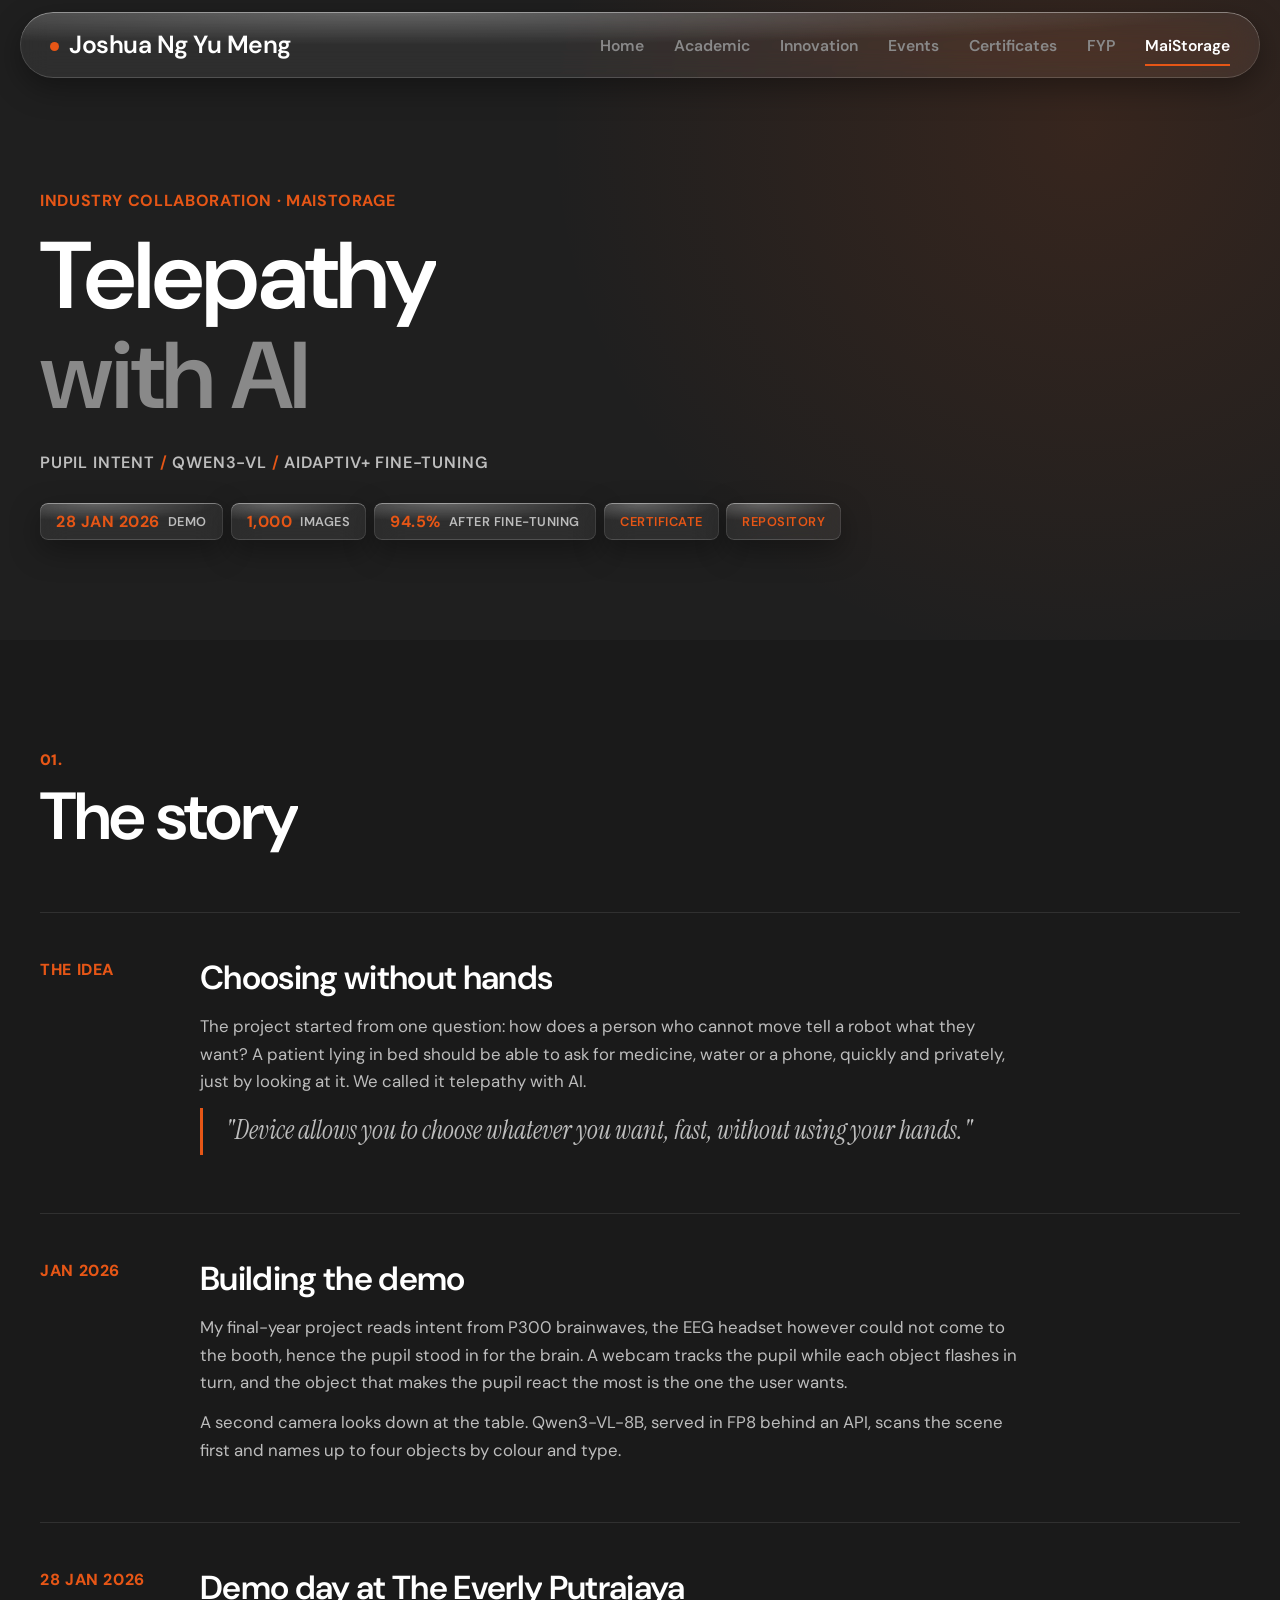
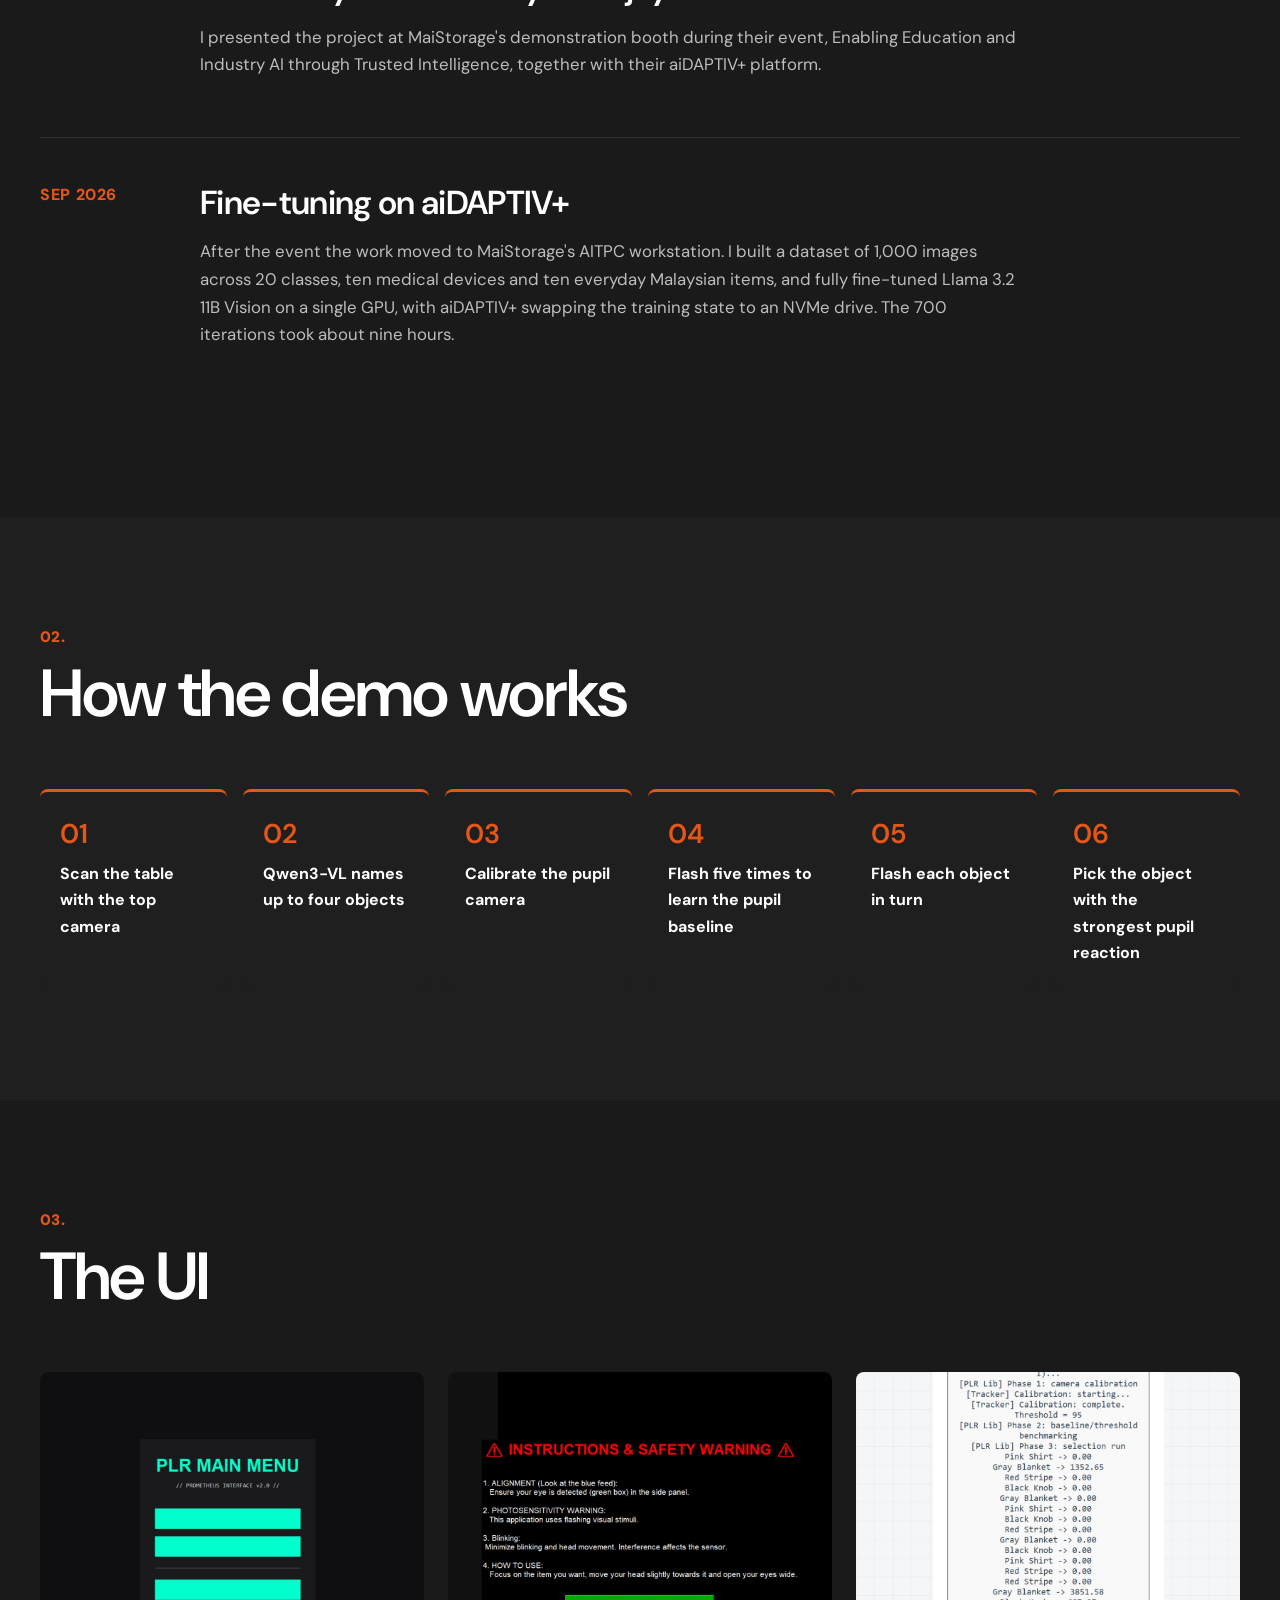
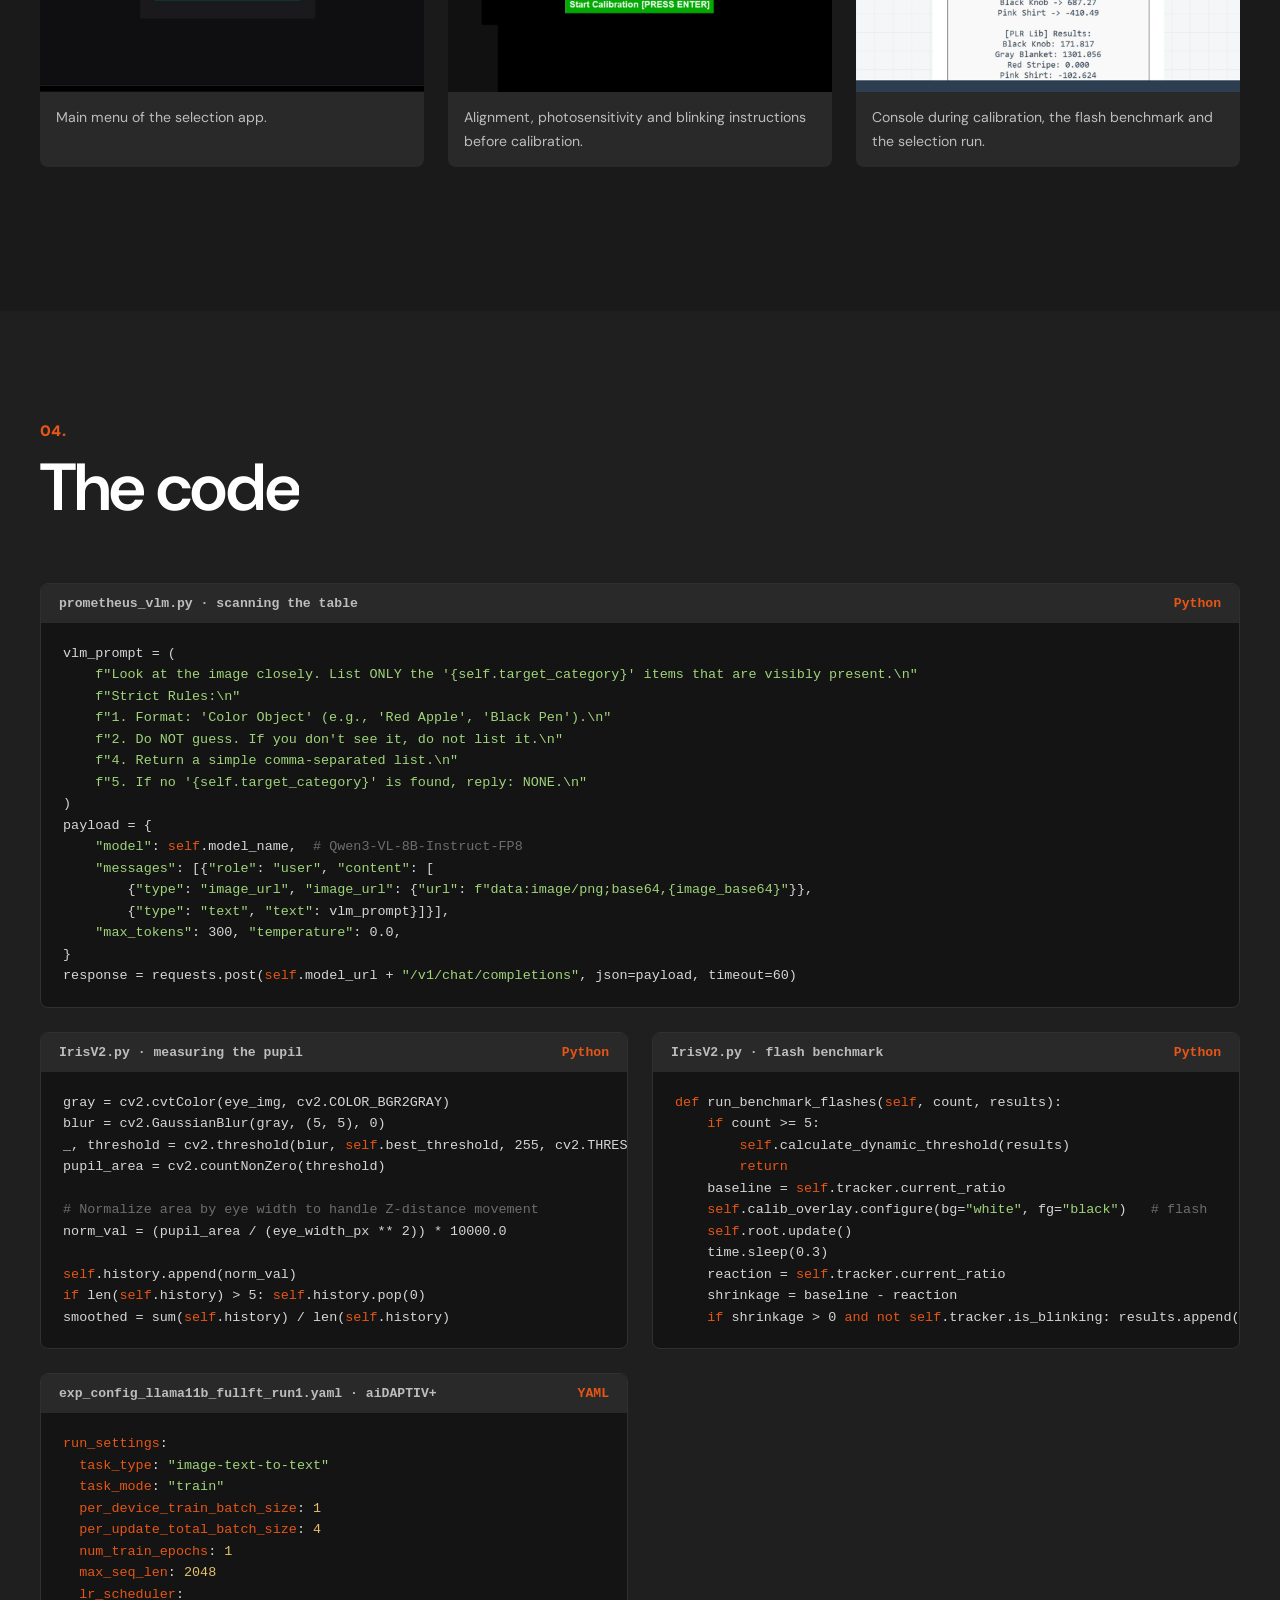
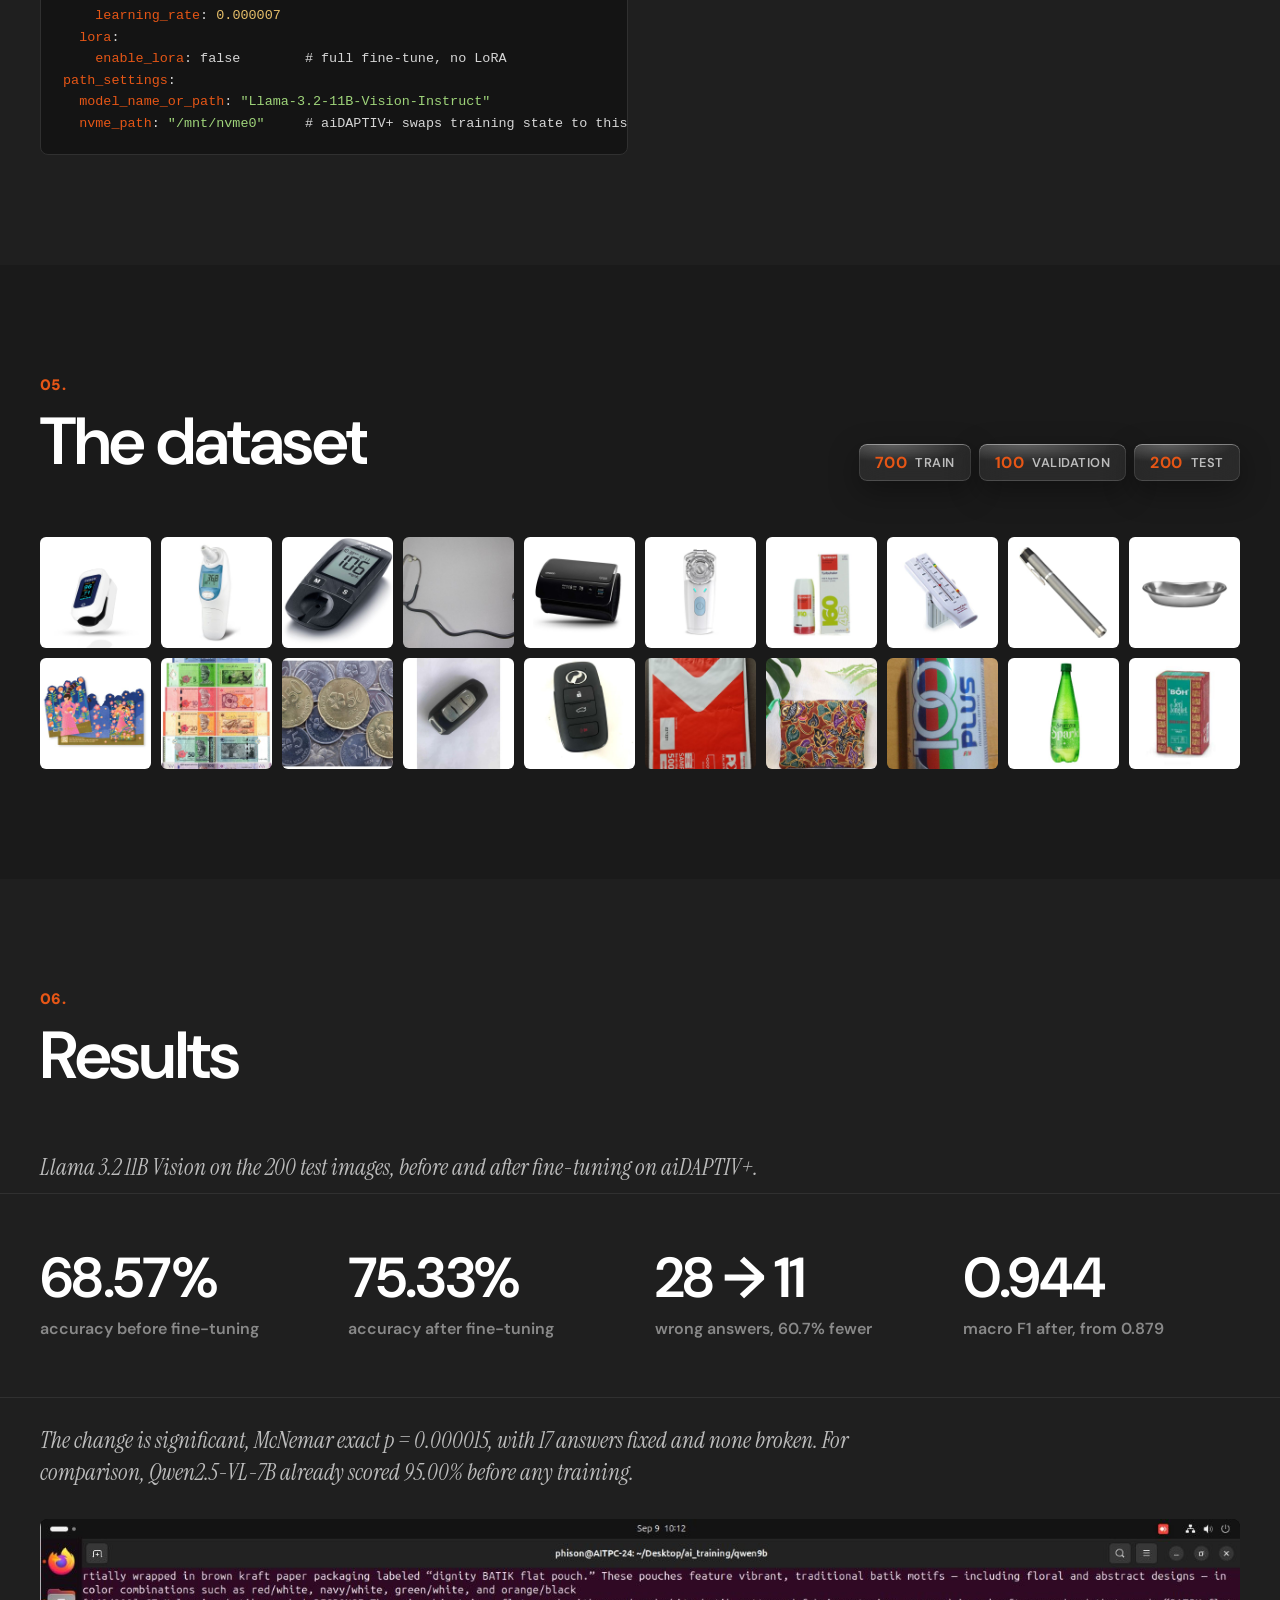
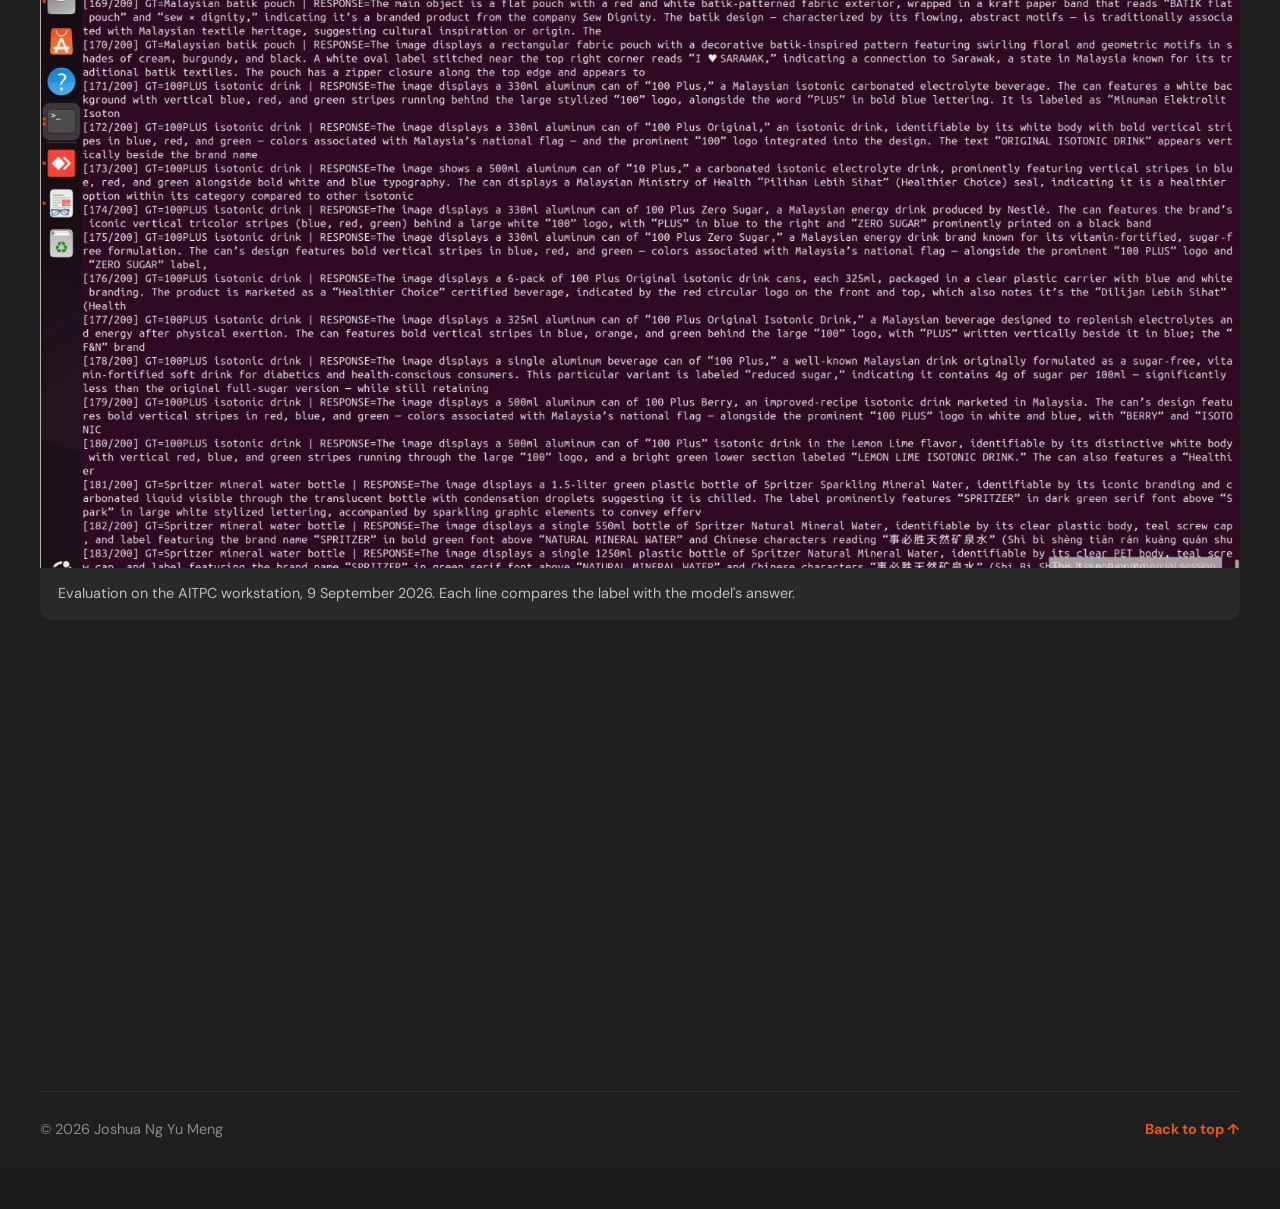
<file: maistorage.html>
<!doctype html>
<html lang="en"><head><meta charset="utf-8"><meta name="viewport" content="width=device-width, initial-scale=1"><meta name="description" content="Telepathy with AI: Joshua Ng Yu Meng&#x27;s demo with MaiStorage, pupil-based intent selection with Qwen3-VL, and fine-tuning Llama 3.2 11B Vision on aiDAPTIV+."><title>MaiStorage collaboration | Joshua Ng Yu Meng</title><link rel="preconnect" href="https://api.fontshare.com"><link rel="preconnect" href="https://fonts.googleapis.com"><link rel="preconnect" href="https://fonts.gstatic.com" crossorigin><link rel="stylesheet" href="https://api.fontshare.com/v2/css?f[]=clash-display@500,600,700&display=swap"><link rel="stylesheet" href="https://fonts.googleapis.com/css2?family=DM+Sans:ital,opsz,wght@0,9..40,400;0,9..40,500;0,9..40,700;1,9..40,400&family=Instrument+Serif:ital@0;1&display=swap"><link rel="stylesheet" href="home.css"></head>
<body><div class="progress"></div><script>document.documentElement.classList.add('js')</script>
<header class="top solid" id="top"><div class="wrap"><a class="brand" href="index.html"><i></i>Joshua Ng Yu Meng</a><nav class="nav" aria-label="Primary navigation"><a href="index.html">Home</a><a href="academic.html">Academic</a><a href="innovation.html">Innovation</a><a href="events.html">Events</a><a href="certificates.html">Certificates</a><a href="fyp.html">FYP</a><a href="maistorage.html" aria-current="page">MaiStorage</a></nav><button class="menu-btn" aria-label="Open menu" aria-expanded="false"><svg class="ic" viewBox="0 0 24 24" fill="none" stroke="currentColor" stroke-width="2" stroke-linecap="round" aria-hidden="true"><path d="M4 6h16M4 12h16M4 18h16"/></svg></button></div></header>
<main>
  <section class="phero"><div class="wrap"><p class="status">Industry collaboration · MaiStorage</p><h1>Telepathy<span>with AI</span></h1><p class="tag">Pupil intent <em>/</em> Qwen3-VL <em>/</em> aiDAPTIV+ fine-tuning</p>
  <div class="chips"><span><b>28 Jan 2026</b>demo</span><span><b>1,000</b>images</span><span><b>94.5%</b>after fine-tuning</span><a href="assets/certs/maistorage-trusted-intelligence-2026.jpg" target="_blank" rel="noreferrer" data-lb>Certificate</a><a href="https://github.com/Joshua3178/vlm-iris-robotic-arm-intent" target="_blank" rel="noreferrer">Repository</a></div></div></section>

  <section class="block" id="story"><div class="wrap">
    <div class="head"><span class="hud">01.</span><h2>The story</h2></div>
    <article class="chapter"><div class="when">The idea</div><div><h3>Choosing without hands</h3><p>The project started from one question: how does a person who cannot move tell a robot what they want? A patient lying in bed should be able to ask for medicine, water or a phone, quickly and privately, just by looking at it. We called it telepathy with AI.</p><p class="quote">"Device allows you to choose whatever you want, fast, without using your hands."</p></div></article>
    <article class="chapter"><div class="when">Jan 2026</div><div><h3>Building the demo</h3><p>My final-year project reads intent from P300 brainwaves, the EEG headset however could not come to the booth, hence the pupil stood in for the brain. A webcam tracks the pupil while each object flashes in turn, and the object that makes the pupil react the most is the one the user wants.</p><p>A second camera looks down at the table. Qwen3-VL-8B, served in FP8 behind an API, scans the scene first and names up to four objects by colour and type.</p></div></article>
    <article class="chapter"><div class="when">28 Jan 2026</div><div><h3>Demo day at The Everly Putrajaya</h3><p>I presented the project at MaiStorage's demonstration booth during their event, Enabling Education and Industry AI through Trusted Intelligence, together with their aiDAPTIV+ platform.</p></div></article>
    <article class="chapter"><div class="when">Sep 2026</div><div><h3>Fine-tuning on aiDAPTIV+</h3><p>After the event the work moved to MaiStorage's AITPC workstation. I built a dataset of 1,000 images across 20 classes, ten medical devices and ten everyday Malaysian items, and fully fine-tuned Llama 3.2 11B Vision on a single GPU, with aiDAPTIV+ swapping the training state to an NVMe drive. The 700 iterations took about nine hours.</p></div></article>
  </div></section>

  <section class="block alt" id="how"><div class="wrap">
    <div class="head"><span class="hud">02.</span><h2>How the demo works</h2></div>
    <ol class="steps"><li class="step"><b>01</b><span>Scan the table with the top camera</span></li><li class="step"><b>02</b><span>Qwen3-VL names up to four objects</span></li><li class="step"><b>03</b><span>Calibrate the pupil camera</span></li><li class="step"><b>04</b><span>Flash five times to learn the pupil baseline</span></li><li class="step"><b>05</b><span>Flash each object in turn</span></li><li class="step"><b>06</b><span>Pick the object with the strongest pupil reaction</span></li></ol>
  </div></section>

  <section class="block" id="ui"><div class="wrap">
    <div class="head"><span class="hud">03.</span><h2>The UI</h2></div>
    <div class="gallery">
      <a href="assets/maistorage/ui-main-menu.jpg" target="_blank" rel="noreferrer" data-lb><img src="assets/maistorage/ui-main-menu.jpg" alt="PLR main menu" loading="lazy" style="object-fit:cover;padding:0;background:#000"><span>Main menu of the selection app.</span></a>
      <a href="assets/maistorage/ui-instructions.jpg" target="_blank" rel="noreferrer" data-lb><img src="assets/maistorage/ui-instructions.jpg" alt="Instructions and safety warning screen" loading="lazy" style="object-fit:cover;padding:0;background:#000"><span>Alignment, photosensitivity and blinking instructions before calibration.</span></a>
      <a href="assets/maistorage/ui-console.jpg" target="_blank" rel="noreferrer" data-lb><img src="assets/maistorage/ui-console.jpg" alt="Console log of calibration, benchmarking and selection" loading="lazy" style="object-fit:cover;padding:0"><span>Console during calibration, the flash benchmark and the selection run.</span></a>
    </div>
  </div></section>

  <section class="block alt" id="code"><div class="wrap">
    <div class="head"><span class="hud">04.</span><h2>The code</h2></div>
    <div class="cards two" style="gap:24px">
      <div style="grid-column:1/-1"><figure class="code"><figcaption><span>prometheus_vlm.py · scanning the table</span><b>Python</b></figcaption><pre><code>vlm_prompt = (
    <span class="s">f&quot;Look at the image closely. List ONLY the &#x27;{self.target_category}&#x27; items that are visibly present.\n&quot;</span>
    <span class="s">f&quot;Strict Rules:\n&quot;</span>
    <span class="s">f&quot;1. Format: &#x27;Color Object&#x27; (e.g., &#x27;Red Apple&#x27;, &#x27;Black Pen&#x27;).\n&quot;</span>
    <span class="s">f&quot;2. Do NOT guess. If you don&#x27;t see it, do not list it.\n&quot;</span>
    <span class="s">f&quot;4. Return a simple comma-separated list.\n&quot;</span>
    <span class="s">f&quot;5. If no &#x27;{self.target_category}&#x27; is found, reply: NONE.\n&quot;</span>
)
payload = {
    <span class="s">&quot;model&quot;</span>: <span class="k">self</span>.model_name,  <span class="c"># Qwen3-VL-8B-Instruct-FP8</span>
    <span class="s">&quot;messages&quot;</span>: [{<span class="s">&quot;role&quot;</span>: <span class="s">&quot;user&quot;</span>, <span class="s">&quot;content&quot;</span>: [
        {<span class="s">&quot;type&quot;</span>: <span class="s">&quot;image_url&quot;</span>, <span class="s">&quot;image_url&quot;</span>: {<span class="s">&quot;url&quot;</span>: <span class="s">f&quot;data:image/png;base64,{image_base64}&quot;</span>}},
        {<span class="s">&quot;type&quot;</span>: <span class="s">&quot;text&quot;</span>, <span class="s">&quot;text&quot;</span>: vlm_prompt}]}],
    <span class="s">&quot;max_tokens&quot;</span>: 300, <span class="s">&quot;temperature&quot;</span>: 0.0,
}
response = requests.post(<span class="k">self</span>.model_url + <span class="s">&quot;/v1/chat/completions&quot;</span>, json=payload, timeout=60)</code></pre></figure></div>
      <figure class="code"><figcaption><span>IrisV2.py · measuring the pupil</span><b>Python</b></figcaption><pre><code>gray = cv2.cvtColor(eye_img, cv2.COLOR_BGR2GRAY)
blur = cv2.GaussianBlur(gray, (5, 5), 0)
_, threshold = cv2.threshold(blur, <span class="k">self</span>.best_threshold, 255, cv2.THRESH_BINARY_INV)
pupil_area = cv2.countNonZero(threshold)

<span class="c"># Normalize area by eye width to handle Z-distance movement</span>
norm_val = (pupil_area / (eye_width_px ** 2)) * 10000.0

<span class="k">self</span>.history.append(norm_val)
<span class="k">if</span> len(<span class="k">self</span>.history) &gt; 5: <span class="k">self</span>.history.pop(0)
smoothed = sum(<span class="k">self</span>.history) / len(<span class="k">self</span>.history)</code></pre></figure>
      <figure class="code"><figcaption><span>IrisV2.py · flash benchmark</span><b>Python</b></figcaption><pre><code><span class="k">def</span> run_benchmark_flashes(<span class="k">self</span>, count, results):
    <span class="k">if</span> count &gt;= 5:
        <span class="k">self</span>.calculate_dynamic_threshold(results)
        <span class="k">return</span>
    baseline = <span class="k">self</span>.tracker.current_ratio
    <span class="k">self</span>.calib_overlay.configure(bg=<span class="s">&quot;white&quot;</span>, fg=<span class="s">&quot;black&quot;</span>)   <span class="c"># flash</span>
    <span class="k">self</span>.root.update()
    time.sleep(0.3)
    reaction = <span class="k">self</span>.tracker.current_ratio
    shrinkage = baseline - reaction
    <span class="k">if</span> shrinkage &gt; 0 <span class="k">and</span> <span class="k">not</span> <span class="k">self</span>.tracker.is_blinking: results.append(shrinkage)</code></pre></figure>
      <figure class="code"><figcaption><span>exp_config_llama11b_fullft_run1.yaml · aiDAPTIV+</span><b>YAML</b></figcaption><pre><code><span class="k">run_settings</span>:
  <span class="k">task_type</span>: <span class="s">&quot;image-text-to-text&quot;</span>
  <span class="k">task_mode</span>: <span class="s">&quot;train&quot;</span>
  <span class="k">per_device_train_batch_size</span>: <span class="n">1</span>
  <span class="k">per_update_total_batch_size</span>: <span class="n">4</span>
  <span class="k">num_train_epochs</span>: <span class="n">1</span>
  <span class="k">max_seq_len</span>: <span class="n">2048</span>
  <span class="k">lr_scheduler</span>:
    <span class="k">learning_rate</span>: <span class="n">0.000007</span>
  <span class="k">lora</span>:
    <span class="k">enable_lora</span>: false        # full fine-tune, no LoRA
<span class="k">path_settings</span>:
  <span class="k">model_name_or_path</span>: <span class="s">&quot;Llama-3.2-11B-Vision-Instruct&quot;</span>
  <span class="k">nvme_path</span>: <span class="s">&quot;/mnt/nvme0&quot;</span>     # aiDAPTIV+ swaps training state to this SSD</code></pre></figure>
    </div>
  </div></section>

  <section class="block" id="dataset"><div class="wrap">
    <div class="head"><span class="hud">05.</span><h2>The dataset</h2><span class="chips" style="margin-left:auto"><span><b>700</b>train</span><span><b>100</b>validation</span><span><b>200</b>test</span></span></div>
    <div class="dgrid"><figure data-lb><img src="assets/maistorage/dataset/M01.jpg" alt="Fingertip pulse oximeter" loading="lazy"><figcaption>Fingertip pulse oximeter</figcaption></figure><figure data-lb><img src="assets/maistorage/dataset/M02.jpg" alt="Digital thermometer" loading="lazy"><figcaption>Digital thermometer</figcaption></figure><figure data-lb><img src="assets/maistorage/dataset/M03.jpg" alt="Blood glucose meter" loading="lazy"><figcaption>Blood glucose meter</figcaption></figure><figure data-lb><img src="assets/maistorage/dataset/M04.jpg" alt="Stethoscope" loading="lazy"><figcaption>Stethoscope</figcaption></figure><figure data-lb><img src="assets/maistorage/dataset/M05.jpg" alt="Digital blood pressure monitor" loading="lazy"><figcaption>Digital blood pressure monitor</figcaption></figure><figure data-lb><img src="assets/maistorage/dataset/M06.jpg" alt="Portable nebulizer" loading="lazy"><figcaption>Portable nebulizer</figcaption></figure><figure data-lb><img src="assets/maistorage/dataset/M07.jpg" alt="Inhaler" loading="lazy"><figcaption>Inhaler</figcaption></figure><figure data-lb><img src="assets/maistorage/dataset/M08.jpg" alt="Peak flow meter" loading="lazy"><figcaption>Peak flow meter</figcaption></figure><figure data-lb><img src="assets/maistorage/dataset/M09.jpg" alt="Medical penlight" loading="lazy"><figcaption>Medical penlight</figcaption></figure><figure data-lb><img src="assets/maistorage/dataset/M10.jpg" alt="Kidney dish" loading="lazy"><figcaption>Kidney dish</figcaption></figure><figure data-lb><img src="assets/maistorage/dataset/MY01.jpg" alt="Touch &#x27;n Go card" loading="lazy"><figcaption>Touch &#x27;n Go card</figcaption></figure><figure data-lb><img src="assets/maistorage/dataset/MY02.jpg" alt="Malaysian ringgit banknote" loading="lazy"><figcaption>Malaysian ringgit banknote</figcaption></figure><figure data-lb><img src="assets/maistorage/dataset/MY03.jpg" alt="Malaysian ringgit coin" loading="lazy"><figcaption>Malaysian ringgit coin</figcaption></figure><figure data-lb><img src="assets/maistorage/dataset/MY04.jpg" alt="Proton car key" loading="lazy"><figcaption>Proton car key</figcaption></figure><figure data-lb><img src="assets/maistorage/dataset/MY05.jpg" alt="Perodua car key" loading="lazy"><figcaption>Perodua car key</figcaption></figure><figure data-lb><img src="assets/maistorage/dataset/MY06.jpg" alt="Pos Malaysia envelope" loading="lazy"><figcaption>Pos Malaysia envelope</figcaption></figure><figure data-lb><img src="assets/maistorage/dataset/MY07.jpg" alt="Malaysian batik pouch" loading="lazy"><figcaption>Malaysian batik pouch</figcaption></figure><figure data-lb><img src="assets/maistorage/dataset/MY08.jpg" alt="100PLUS isotonic drink" loading="lazy"><figcaption>100PLUS isotonic drink</figcaption></figure><figure data-lb><img src="assets/maistorage/dataset/MY09.jpg" alt="Spritzer mineral water bottle" loading="lazy"><figcaption>Spritzer mineral water bottle</figcaption></figure><figure data-lb><img src="assets/maistorage/dataset/MY10.jpg" alt="BOH tea" loading="lazy"><figcaption>BOH tea</figcaption></figure></div>
  </div></section>

  <section class="block alt" id="results"><div class="wrap">
    <div class="head"><span class="hud">06.</span><h2>Results</h2></div>
    <p class="lead" style="margin-bottom:10px">Llama 3.2 11B Vision on the 200 test images, before and after fine-tuning on aiDAPTIV+.</p>
  </div>
  <div class="nums"><div><b data-n="86.00" data-d="2" data-s="%">86.00%</b><span>accuracy before fine-tuning</span></div><div><b data-n="94.50" data-d="2" data-s="%">94.50%</b><span>accuracy after fine-tuning</span></div><div><b>28 → 11</b><span>wrong answers, 60.7% fewer</span></div><div><b>0.944</b><span>macro F1 after, from 0.879</span></div></div>
  <div class="wrap"><p class="lead-line">The change is significant, McNemar exact p = 0.000015, with 17 answers fixed and none broken. For comparison, Qwen2.5-VL-7B already scored 95.00% before any training.</p>
    <figure class="bigimg" style="background:#000"><img src="assets/maistorage/aitpc-evaluation.jpg" alt="Evaluation run on the AITPC workstation" loading="lazy" style="padding:0"><figcaption>Evaluation on the AITPC workstation, 9 September 2026. Each line compares the label with the model's answer.</figcaption></figure>
  </div></section>
</main>
<footer class="foot"><div class="wrap">
  <div class="cols">
    <div><a class="brand" href="index.html"><i></i>Joshua Ng Yu Meng</a><p style="margin:18px 0 22px;max-width:360px">Electronic Engineering at UTAR. EEG brain-computer interfaces, robotics and vision, debate and public speaking.</p><div class="social"><a href="https://github.com/Joshua3178" target="_blank" rel="noreferrer" aria-label="GitHub"><svg class="ic" aria-hidden="true" xmlns="http://www.w3.org/2000/svg" width="24" height="24" viewBox="0 0 24 24" fill="none" stroke="currentColor" stroke-width="2" stroke-linecap="round" stroke-linejoin="round" > <path d="M15 22v-4a4.8 4.8 0 0 0-1-3.5c3 0 6-2 6-5.5.08-1.25-.27-2.48-1-3.5.28-1.15.28-2.35 0-3.5 0 0-1 0-3 1.5-2.64-.5-5.36-.5-8 0C6 2 5 2 5 2c-.3 1.15-.3 2.35 0 3.5A5.403 5.403 0 0 0 4 9c0 3.5 3 5.5 6 5.5-.39.49-.68 1.05-.85 1.65-.17.6-.22 1.23-.15 1.85v4" /> <path d="M9 18c-4.51 2-5-2-7-2" /> </svg></a><a href="https://www.linkedin.com/in/joshua-ng-5a8638422" target="_blank" rel="noreferrer" aria-label="LinkedIn"><svg class="ic" aria-hidden="true" xmlns="http://www.w3.org/2000/svg" width="24" height="24" viewBox="0 0 24 24" fill="none" stroke="currentColor" stroke-width="2" stroke-linecap="round" stroke-linejoin="round" > <path d="M16 8a6 6 0 0 1 6 6v7h-4v-7a2 2 0 0 0-2-2 2 2 0 0 0-2 2v7h-4v-7a6 6 0 0 1 6-6z" /> <rect width="4" height="12" x="2" y="9" /> <circle cx="4" cy="4" r="2" /> </svg></a><a href="mailto:yumeng3178@gmail.com" aria-label="Email"><svg class="ic" aria-hidden="true" xmlns="http://www.w3.org/2000/svg" width="24" height="24" viewBox="0 0 24 24" fill="none" stroke="currentColor" stroke-width="2" stroke-linecap="round" stroke-linejoin="round" > <rect width="20" height="16" x="2" y="4" rx="2" /> <path d="m22 7-8.97 5.7a1.94 1.94 0 0 1-2.06 0L2 7" /> </svg></a><a href="https://youtu.be/0LwCP-skTLY?si=Z0L5x6rH1_snY8cT" target="_blank" rel="noreferrer" aria-label="TEDx talk on YouTube"><svg class="ic" aria-hidden="true" xmlns="http://www.w3.org/2000/svg" width="24" height="24" viewBox="0 0 24 24" fill="none" stroke="currentColor" stroke-width="2" stroke-linecap="round" stroke-linejoin="round" > <path d="M2.5 17a24.12 24.12 0 0 1 0-10 2 2 0 0 1 1.4-1.4 49.56 49.56 0 0 1 16.2 0A2 2 0 0 1 21.5 7a24.12 24.12 0 0 1 0 10 2 2 0 0 1-1.4 1.4 49.55 49.55 0 0 1-16.2 0A2 2 0 0 1 2.5 17" /> <path d="m10 15 5-3-5-3z" /> </svg></a></div></div>
    <div><h4>Pages</h4><ul><li><a href="index.html">Home</a></li><li><a href="academic.html">Academic</a></li><li><a href="innovation.html">Innovation</a></li><li><a href="events.html">Events</a></li><li><a href="certificates.html">Certificates</a></li></ul></div>
    <div><h4>Projects</h4><ul><li><a href="fyp.html">EEG-BCI robot arm</a></li><li><a href="maistorage.html">MaiStorage collaboration</a></li><li><a href="innovation.html#demiurge">Demiurge</a></li><li><a href="https://youtu.be/0LwCP-skTLY?si=Z0L5x6rH1_snY8cT" target="_blank" rel="noreferrer">TEDx talk</a></li></ul></div>
    <div><h4>Contact</h4><ul><li><a href="mailto:yumeng3178@gmail.com">yumeng3178@gmail.com</a></li><li><a href="https://github.com/Joshua3178" target="_blank" rel="noreferrer">GitHub</a></li><li><a href="https://www.linkedin.com/in/joshua-ng-5a8638422" target="_blank" rel="noreferrer">LinkedIn</a></li></ul></div>
  </div>
  <div class="base"><span>© 2026 Joshua Ng Yu Meng</span><a href="#top" style="color:var(--orange);text-decoration:none;font-weight:700">Back to top ↑</a></div>
</div></footer>
<script src="site.js"></script></body></html>
</file>
<file: home.css>
/* Site theme, modelled on the Blocksy "Persona" starter site: charcoal, one orange accent, heavy system type. */
:root{
  --orange:#e65616; --orange-2:#d1310a;
  --grey:#898989; --light:#bdbdbd; --white:#ffffff;
  --p5:#303030; --p6:#292929; --p7:#1a1a1a; --p8:#1f1f1f;
  --font:"DM Sans",-apple-system,BlinkMacSystemFont,"Segoe UI",Roboto,Helvetica,Arial,sans-serif;--display:"Clash Display","DM Sans",-apple-system,"Segoe UI",sans-serif;--serif:"Instrument Serif",Georgia,"Times New Roman",serif;
  --mono:ui-monospace,SFMono-Regular,Consolas,"Liberation Mono",monospace;
  --radius:8px; --ease:cubic-bezier(.2,.7,.2,1);
}
*{box-sizing:border-box}
html{scroll-behavior:smooth;scroll-padding-top:90px}
body{margin:0;background:var(--p7);color:var(--grey);font:16px/1.65 var(--font);overflow-x:hidden}
a{color:var(--orange)}
img{display:block;max-width:100%}
h1,h2,h3,h4,h5,h6{color:var(--white);font-family:var(--font);margin:0}
.wrap{max-width:1290px;margin:0 auto;padding:0 40px}
.hud{font:900 .95rem var(--font);color:var(--orange);letter-spacing:.02em}
svg.ic{width:24px;height:24px;flex:none}

/* ---------- header ---------- */
.top{position:fixed;inset:0 0 auto;z-index:50;transition:background .35s,box-shadow .35s,height .35s}
.top.solid,.top.scrolled{background:rgba(26,26,26,.96);box-shadow:0 1px 0 rgba(255,255,255,.06);backdrop-filter:blur(8px)}
.top .wrap{display:flex;align-items:center;justify-content:space-between;gap:30px;height:96px;transition:height .35s}
.top.scrolled .wrap{height:72px}
.brand{color:var(--white);text-decoration:none;font:800 1.55rem/1 var(--font);letter-spacing:-.02em;white-space:nowrap}
.brand i{display:inline-block;width:9px;height:9px;border-radius:50%;background:var(--orange);margin-right:10px;vertical-align:middle}
.nav{display:flex;gap:30px;align-items:center}
.nav a{position:relative;color:var(--grey);text-decoration:none;font:600 .98rem var(--font);padding:10px 0;transition:color .25s}
.nav a:after{content:"";position:absolute;left:0;right:0;bottom:0;height:2px;background:var(--orange);transform:scaleX(0);transition:transform .3s var(--ease)}
.nav a:hover,.nav a[aria-current]{color:var(--white)}
.nav a:hover:after,.nav a[aria-current]:after{transform:none}
.menu-btn{display:none;background:none;border:0;color:var(--white);padding:6px;cursor:pointer}

/* ---------- buttons, chips ---------- */
.btn{display:inline-flex;align-items:center;gap:10px;padding:14px 30px;border-radius:var(--radius);background:var(--p6);color:var(--orange);text-decoration:none;font:600 .95rem var(--font);text-transform:uppercase;letter-spacing:.03em;transition:background .25s,color .25s,transform .25s}
.btn:hover{background:var(--orange);color:var(--white);transform:translateY(-2px)}
.btn.solid{background:var(--orange);color:var(--white)}
.btn.solid:hover{background:var(--orange-2)}
.chips{display:flex;flex-wrap:wrap;gap:8px}
.chips span,.chips a{display:inline-flex;align-items:center;gap:8px;padding:8px 16px;border-radius:var(--radius);background:var(--p6);color:var(--light);font:600 .8rem var(--font);text-transform:uppercase;letter-spacing:.04em;text-decoration:none}
.chips b{color:var(--orange);font-size:1rem}
.chips a{color:var(--orange);transition:background .25s,color .25s}
.chips a:hover{background:var(--orange);color:var(--white)}

/* ---------- homepage hero ---------- */
.hero{position:relative;min-height:100vh;display:flex;align-items:center;padding:140px 0 110px;overflow:hidden;background:var(--p7)}
.hero-bg{position:absolute;inset:0;background-size:cover;background-position:72% 30%;filter:grayscale(1) contrast(1.05);opacity:.38;transform:scale(1.06);animation:heroZoom 14s var(--ease) forwards}
.hero:after{content:"";position:absolute;inset:0;background:linear-gradient(90deg,var(--p7) 0%,rgba(26,26,26,.88) 38%,rgba(26,26,26,.35) 75%,rgba(26,26,26,.6) 100%),linear-gradient(0deg,var(--p7) 0%,transparent 30%)}
.hero .wrap{position:relative;z-index:2;width:100%}
.hello{color:var(--orange);font:700 1.15rem var(--font);text-transform:uppercase;letter-spacing:.02em;margin:0 0 18px}
.name{font:800 clamp(3.4rem,9.6vw,8.75rem)/.98 var(--font);letter-spacing:-.035em;margin:0 0 26px}
.name span{display:block}
.role{color:var(--light);font:600 1.05rem var(--font);text-transform:uppercase;letter-spacing:.06em;margin:0 0 40px}
.social{display:flex;gap:18px;flex-wrap:wrap}
.social a{width:62px;height:62px;border-radius:50%;background:var(--p5);color:var(--orange);display:grid;place-items:center;transition:background .25s,color .25s,transform .25s}
.social a:hover{background:var(--orange);color:var(--white);transform:translateY(-3px)}
.js .hero .ld{opacity:0;transform:translateY(30px);animation:up .9s var(--ease) forwards;animation-delay:var(--d,0s)}

/* ---------- sections ---------- */
section.block{padding:110px 0}
section.block.alt{background:var(--p8)}
.head{display:flex;align-items:flex-end;justify-content:space-between;gap:24px;flex-wrap:wrap;margin-bottom:56px}
.head h2,.sec-title{font:800 clamp(2.4rem,5.2vw,4.4rem)/1.05 var(--font);letter-spacing:-.025em}
.head .hud{order:-1;width:100%;margin-bottom:-12px}
.head .btn{margin-left:auto}
.lead{color:var(--light);font-size:1.1rem;max-width:720px;margin:0}

/* services */
.svc{display:grid;grid-template-columns:repeat(3,minmax(0,1fr));gap:50px}
.svc .ico{width:64px;height:64px;border-radius:16px;background:linear-gradient(135deg,var(--orange),var(--orange-2));color:var(--white);display:grid;place-items:center;margin-bottom:26px;transition:transform .35s var(--ease)}
.svc .ico svg{width:30px;height:30px}
.svc article:hover .ico{transform:translateY(-6px) rotate(-4deg)}
.svc h3{font:800 1.25rem var(--font);margin:0 0 12px}
.svc p{margin:0}

/* counters */
.counts{display:grid;grid-template-columns:repeat(4,minmax(0,1fr));gap:30px;border-top:1px solid var(--p5);border-bottom:1px solid var(--p5);padding:56px 0}
.counts div{text-align:left}
.counts b{display:block;color:var(--white);font:800 clamp(2.6rem,4.6vw,3.8rem)/1 var(--font);letter-spacing:-.03em}
.counts b em{font-style:normal;color:var(--orange)}
.counts span{display:block;margin-top:10px;color:var(--grey);font-weight:600}

/* project grid */
.pgrid{display:grid;grid-template-columns:repeat(3,minmax(0,1fr));gap:34px}
.pcard{display:block;text-decoration:none}
.pcard figure{margin:0;overflow:hidden;aspect-ratio:407/400;background:var(--p6);position:relative}
.pcard img{width:100%;height:100%;object-fit:cover;transition:transform .8s var(--ease),filter .5s}
.pcard figure:after{content:"";position:absolute;inset:0;background:linear-gradient(0deg,rgba(230,86,22,.35),transparent 55%);opacity:0;transition:opacity .4s}
.pcard:hover img{transform:scale(1.06)}
.pcard:hover figure:after{opacity:1}
.pcard h3{font:700 1.15rem var(--font);margin:20px 0 4px;transition:color .25s}
.pcard p{margin:0;color:var(--orange);font:700 .78rem var(--font);text-transform:uppercase;letter-spacing:.08em}
.pcard:hover h3{color:var(--orange)}
.center{text-align:center;margin-top:56px}

/* story (two column) */
.split{display:grid;grid-template-columns:minmax(0,.9fr) minmax(0,1.1fr);gap:70px;align-items:center}
.places{list-style:none;margin:30px 0 0;padding:0;border-top:1px solid var(--p5)}
.places li{display:grid;grid-template-columns:120px 1fr;gap:20px;padding:16px 0;border-bottom:1px solid var(--p5)}
.places b{color:var(--orange);font-weight:800}
.places span{color:var(--light)}
.mosaic{display:grid;grid-template-columns:repeat(3,minmax(0,1fr));grid-auto-rows:190px;gap:14px}
.mosaic figure{margin:0;overflow:hidden;background:var(--p6);border-radius:var(--radius)}
.mosaic figure:nth-child(1){grid-column:span 2;grid-row:span 2}
.mosaic img{width:100%;height:100%;object-fit:cover;transition:transform .8s var(--ease)}
.mosaic figure:hover img{transform:scale(1.06)}

/* news style cards, also used for events */
.news{display:grid;grid-template-columns:repeat(3,minmax(0,1fr));gap:34px}
.news a{text-decoration:none;display:block}
.news figure{margin:0;overflow:hidden;aspect-ratio:1;background:var(--p6)}
.news img{width:100%;height:100%;object-fit:cover;transition:transform .8s var(--ease)}
.news a:hover img{transform:scale(1.06)}
.news .meta{display:block;margin:22px 0 8px;color:var(--orange);font:700 .78rem var(--font);text-transform:uppercase;letter-spacing:.08em}
.news h3{font:800 1.45rem/1.25 var(--font);transition:color .25s}
.news a:hover h3{color:var(--orange)}

/* contact block */
.cta{display:grid;grid-template-columns:1fr 1fr;gap:70px;align-items:center}
.cta figure{margin:0;border-radius:var(--radius);overflow:hidden;aspect-ratio:1}
.cta figure img{width:100%;height:100%;object-fit:cover;filter:grayscale(.3)}
.cta p{color:var(--light);font-size:1.1rem;margin:22px 0 34px}

/* ---------- footer ---------- */
footer{background:var(--p8);margin-top:0}
footer:not(.foot) .wrap{display:flex;justify-content:space-between;align-items:center;gap:20px;flex-wrap:wrap;padding:34px 40px}
footer:not(.foot) a{color:var(--light);text-decoration:none;margin-left:24px;font-weight:600}
footer a:hover{color:var(--orange)}
footer .hud{color:var(--grey);font-weight:600}
.foot{background:var(--p8);padding:80px 0 0}
.foot .cols{display:grid;grid-template-columns:1.6fr 1fr 1fr 1fr;gap:50px;padding-bottom:60px}
.foot h4{font:800 1rem var(--font);margin:0 0 18px}
.foot p{margin:0 0 10px}
.foot ul{list-style:none;margin:0;padding:0}
.foot li{margin-bottom:10px}
.foot li a{color:var(--grey);text-decoration:none;transition:color .2s}
.foot li a:hover{color:var(--orange)}
.foot .base{border-top:1px solid var(--p5);padding:26px 0;display:flex;justify-content:space-between;gap:20px;flex-wrap:wrap;font-size:.9rem}

/* ---------- inner page hero ---------- */
.phero{position:relative;padding:190px 0 100px;background:radial-gradient(circle at 85% 20%,rgba(230,86,22,.12),transparent 45%),var(--p8);overflow:hidden}
.phero .status{display:flex;align-items:center;gap:10px;color:var(--orange);font:700 1rem var(--font);text-transform:uppercase;letter-spacing:.04em;margin:0 0 18px}
.phero .status b{display:none}
.phero h1{font:800 clamp(3rem,7.4vw,6.4rem)/1 var(--font);letter-spacing:-.035em;margin:0 0 22px}
.phero h1 span{display:block;color:var(--grey)}
.phero .tag{color:var(--light);font:600 1.02rem var(--font);text-transform:uppercase;letter-spacing:.05em;margin:0 0 30px}
.tag em{font-style:normal;color:var(--orange)}
.stripes{display:none}

/* ---------- inner page cards ---------- */
.cards{display:grid;grid-template-columns:repeat(3,minmax(0,1fr));gap:34px}
.card{position:relative;display:flex;flex-direction:column;min-width:0;background:transparent;transition:transform .35s var(--ease)}
.card .pic{position:relative;overflow:hidden;aspect-ratio:4/3;background:var(--p6);border-radius:var(--radius)}
.card .pic img,.card .pic video{width:100%;height:100%;object-fit:cover;transition:transform .8s var(--ease);display:block}
.card:hover .pic img{transform:scale(1.05)}
.card .pic.contain,.card .pic.light{background:#f2f2f2}
.card .pic.contain img{object-fit:contain;padding:14px}
.card .pic.type{display:grid;place-items:center;background:linear-gradient(135deg,var(--p6),var(--p5))}
.card .pic.type b{font:800 3.6rem var(--font);color:var(--orange);letter-spacing:-.03em}
.card .yr{position:absolute;left:14px;top:14px;z-index:2;max-width:calc(100% - 28px);background:rgba(26,26,26,.88);color:var(--orange);padding:6px 12px;border-radius:6px;font:700 .72rem var(--font);text-transform:uppercase;letter-spacing:.06em}
.card .txt{padding:22px 2px 6px}
.card h3{font:800 1.25rem/1.3 var(--font);margin:0 0 8px;overflow-wrap:anywhere;transition:color .25s}
.card:hover h3{color:var(--orange)}
.card p,.card .desc{margin:0;color:var(--grey);font-size:.95rem}
.card .desc{display:-webkit-box;-webkit-line-clamp:3;-webkit-box-orient:vertical;overflow:hidden}
.card .desc.full{display:block;-webkit-line-clamp:unset;overflow:visible;color:var(--light)}
.card .chips{margin-top:14px}
.card .list{margin:10px 0 0;color:var(--grey);font-size:.85rem}
.card.wide{grid-column:span 2}
.card.wide .pic{aspect-ratio:16/9}
.cards.two{grid-template-columns:repeat(2,minmax(0,1fr))}
.cards.two .pic{aspect-ratio:16/10}
a.card{text-decoration:none}

/* gallery rows, lists, pairs */
.gallery{display:grid;grid-template-columns:repeat(auto-fit,minmax(320px,1fr));gap:24px;margin-bottom:34px}
.gallery a{display:block;text-decoration:none;border-radius:var(--radius);overflow:hidden;background:var(--p6)}
.gallery img{width:100%;height:320px;object-fit:contain;background:#f2f2f2;padding:12px;transition:transform .6s var(--ease)}
.gallery a:hover img{transform:scale(1.03)}
.gallery span{display:block;padding:14px 16px;color:var(--light);font-size:.88rem}
.rows{list-style:none;margin:0;padding:0;border-top:1px solid var(--p5)}
.rows li{display:grid;grid-template-columns:minmax(220px,.8fr) 1.6fr auto;gap:24px;align-items:center;padding:20px 6px;border-bottom:1px solid var(--p5);transition:background .25s,padding .25s}
.rows li:hover{background:var(--p8);padding-left:16px}
.rows h3{font:800 1.05rem var(--font)}
.rows li:hover h3{color:var(--orange)}
.rows p{margin:0}
.rows .chips{justify-content:flex-end}
.pair{display:grid;grid-template-columns:1fr 1fr;gap:24px}
.pair figure{margin:0;border-radius:var(--radius);overflow:hidden;background:#f2f2f2}
.pair figcaption{background:var(--p6);color:var(--light);padding:14px 16px;font-size:.9rem}

/* numbers band (inner pages) */
.nums{display:grid;grid-template-columns:repeat(4,minmax(0,1fr));gap:30px;max-width:1290px;margin:0 auto;padding:56px 40px;border-top:1px solid var(--p5);border-bottom:1px solid var(--p5)}
.nums.three{grid-template-columns:repeat(3,minmax(0,1fr))}
.nums b{display:block;color:var(--white);font:800 clamp(2.4rem,4.4vw,3.6rem)/1 var(--font);letter-spacing:-.03em}
.nums span{display:block;margin-top:10px;color:var(--grey);font-weight:600;line-height:1.5}

/* FYP and storyboard pieces */
.bigvid,.bigimg{margin:0;border-radius:var(--radius);overflow:hidden;background:#000}
.bigvid video{display:block;width:100%;max-height:78vh;background:#000}
.bigimg{background:#f2f2f2;margin-top:30px}
.bigimg img{width:100%;max-height:900px;object-fit:contain;padding:18px}
.bigvid figcaption,.bigimg figcaption{background:var(--p6);color:var(--light);padding:14px 18px;font-size:.9rem}
.lead-line{margin:26px 0 0;color:var(--light);font-size:1.15rem;max-width:900px}
.steps{list-style:none;margin:0;padding:0;display:grid;grid-template-columns:repeat(6,minmax(0,1fr));gap:16px}
.step{background:var(--p8);border-radius:var(--radius);padding:24px 20px;min-height:140px;border-top:3px solid var(--orange);transition:background .3s,transform .3s var(--ease)}
.step b{display:block;color:var(--orange);font:800 1.7rem var(--font);margin-bottom:10px}
.step span{color:var(--white);font-weight:700;line-height:1.35}
.step:hover{background:var(--p6);transform:translateY(-4px)}
.code{margin:0;border-radius:var(--radius);overflow:hidden;background:#141414;border:1px solid var(--p5)}
.code figcaption{display:flex;justify-content:space-between;gap:12px;padding:12px 18px;background:var(--p6);color:var(--light);font:600 .82rem var(--mono)}
.code figcaption b{color:var(--orange)}
.code pre{margin:0;padding:20px 22px;overflow:auto;color:#d6d6d6;font:.84rem/1.6 var(--mono);tab-size:4}
.code .k{color:var(--orange)}.code .s{color:#9fd47a}.code .c{color:#6d6d6d}.code .n{color:#e8c06a}
.chapter{display:grid;grid-template-columns:120px minmax(0,1fr);gap:40px;padding:46px 0;border-top:1px solid var(--p5)}
.chapter .when{color:var(--orange);font:800 1rem var(--font);text-transform:uppercase;letter-spacing:.04em}
.chapter h3{font:800 clamp(1.6rem,2.6vw,2.2rem)/1.15 var(--font);margin:0 0 14px;letter-spacing:-.02em}
.chapter p{color:var(--light);font-size:1.05rem;max-width:820px;margin:0 0 12px}
.quote{border-left:3px solid var(--orange);padding:6px 0 6px 22px;margin:22px 0 0;color:var(--white);font:600 1.2rem/1.5 var(--font);max-width:820px}
.dgrid{display:grid;grid-template-columns:repeat(10,minmax(0,1fr));gap:10px}
.dgrid figure{margin:0;border-radius:6px;overflow:hidden;background:#fff;aspect-ratio:1;position:relative}
.dgrid img{width:100%;height:100%;object-fit:cover;transition:transform .5s var(--ease)}
.dgrid figcaption{position:absolute;inset:auto 0 0 0;background:rgba(26,26,26,.88);color:var(--white);font:600 .66rem/1.25 var(--font);padding:6px;opacity:0;transform:translateY(100%);transition:opacity .3s,transform .3s}
.dgrid figure:hover img{transform:scale(1.08)}
.dgrid figure:hover figcaption{opacity:1;transform:none}

/* motion */
.progress{position:fixed;left:0;top:0;height:3px;width:100%;background:var(--orange);transform:scaleX(0);transform-origin:left;z-index:60}
.js .rv{opacity:0;transform:translateY(34px);transition:opacity .8s var(--ease),transform .8s var(--ease);transition-delay:calc(var(--i,0) * 90ms)}
.js .rv.in{opacity:1;transform:none}
@keyframes up{to{opacity:1;transform:none}}
@keyframes heroZoom{to{transform:scale(1)}}

/* ---------- responsive ---------- */
@media(max-width:1100px){
  .nav{gap:20px}.nav a{font-size:.9rem}
  .svc,.pgrid,.news,.cards{grid-template-columns:repeat(2,minmax(0,1fr))}
  .split,.cta{grid-template-columns:1fr;gap:46px}
  .steps{grid-template-columns:repeat(3,minmax(0,1fr))}
  .dgrid{grid-template-columns:repeat(5,minmax(0,1fr))}
  .foot .cols{grid-template-columns:1fr 1fr}
  .rows li{grid-template-columns:1fr;gap:6px}.rows .chips{justify-content:flex-start}
}
@media(max-width:820px){
  .menu-btn{display:block}
  .nav{position:fixed;inset:72px 0 auto 0;flex-direction:column;align-items:flex-start;gap:0;padding:10px 24px 24px;background:rgba(26,26,26,.98);transform:translateY(-12px);opacity:0;pointer-events:none;transition:opacity .25s,transform .25s}
  .nav.open{opacity:1;transform:none;pointer-events:auto}
  .nav a{width:100%;padding:14px 0;border-bottom:1px solid var(--p5);font-size:1rem}
  .nav a:after{display:none}
  .top .wrap{height:72px}
}
@media(max-width:640px){
  .wrap{padding:0 22px}
  .brand{font-size:1.2rem}
  section.block{padding:80px 0}
  .svc,.pgrid,.news,.cards,.cards.two,.counts,.nums,.nums.three,.pair{grid-template-columns:1fr}
  .counts,.nums{grid-template-columns:1fr 1fr}
  .card.wide{grid-column:auto}
  .social a{width:54px;height:54px}
  .chapter{grid-template-columns:1fr;gap:10px}
  .steps{grid-template-columns:1fr 1fr}
  .dgrid{grid-template-columns:repeat(4,minmax(0,1fr))}
  .gallery{grid-template-columns:1fr}.gallery img{height:240px}
  .phero{padding:140px 0 70px}
  .foot .cols{grid-template-columns:1fr}
  footer:not(.foot) .wrap{flex-direction:column;align-items:flex-start;padding:28px 22px}
  footer:not(.foot) a{margin:0 18px 0 0}
  .mosaic{grid-auto-rows:120px}
  .nums{padding:40px 22px}
}

.foot .social{gap:12px}.foot .social a{width:48px;height:48px}
.cards > div,.code{min-width:0}.code pre{max-width:100%}

/* ===== fonts and interactive layer ===== */
h1,h2,h3,h4,h5,h6,.brand,.name,.head h2,.sec-title,.phero h1,.counts b,.nums b,.svc h3,.pcard h3,.news h3,.card h3,.chapter h3,.step b,.rows h3,.foot h4,.card .pic.type b{font-family:var(--display)!important;font-weight:600}
.name,.phero h1,.head h2,.sec-title{font-weight:600!important;letter-spacing:-.02em!important}
.quote,.lead,.lead-line,.cta p{font-family:var(--serif)!important;font-style:italic;font-weight:400}
.quote{font-size:1.6rem!important;line-height:1.35}
.lead,.lead-line,.cta p{font-size:1.45rem!important;line-height:1.4;color:var(--light)}

/* page transitions */
@view-transition{navigation:auto}
::view-transition-old(root){animation:vtOut .35s var(--ease) both}
::view-transition-new(root){animation:vtIn .55s var(--ease) both}
@keyframes vtOut{to{opacity:0;transform:translateY(-14px)}}
@keyframes vtIn{from{opacity:0;transform:translateY(22px)}}
body.leaving main,body.leaving footer{opacity:0;transform:translateY(-14px);transition:opacity .3s,transform .3s}
body.entering main{animation:vtIn .6s var(--ease) both}

/* cursor */
.cursor-dot,.cursor-ring{position:fixed;left:0;top:0;pointer-events:none;z-index:9999;border-radius:50%;transform:translate(-50%,-50%);opacity:0;transition:opacity .3s}
.cursor-dot{width:6px;height:6px;background:var(--orange)}
.cursor-ring{width:38px;height:38px;border:1.5px solid rgba(230,86,22,.7);transition:opacity .3s,width .3s var(--ease),height .3s var(--ease),background .3s,border-color .3s}
.cursor-on .cursor-dot,.cursor-on .cursor-ring{opacity:1}
.cursor-hover .cursor-ring{width:70px;height:70px;background:rgba(230,86,22,.12);border-color:var(--orange)}
.cursor-on,.cursor-on a,.cursor-on button{cursor:none}

/* magnetic + tilt */
.btn,.social a,.chips a{will-change:transform}
.tilt{transform-style:preserve-3d;transition:transform .5s var(--ease)}
.tilt .glare{position:absolute;inset:0;pointer-events:none;background:radial-gradient(circle at var(--gx,50%) var(--gy,50%),rgba(255,255,255,.22),transparent 55%);opacity:0;transition:opacity .4s;z-index:3}
.tilt:hover .glare{opacity:1}

/* hero */
.rotator{color:var(--orange);display:inline-block;min-width:1ch}
.rotator:after{content:"";display:inline-block;width:2px;height:1em;background:var(--orange);margin-left:4px;vertical-align:-.15em;animation:caret 1s steps(1) infinite}
@keyframes caret{50%{opacity:0}}
.hero-bg{transition:transform .25s ease-out}
.scroll-hint{position:absolute;left:50%;bottom:34px;z-index:3;transform:translateX(-50%);width:26px;height:42px;border:2px solid var(--p5);border-radius:14px}
.scroll-hint:after{content:"";position:absolute;left:50%;top:8px;width:4px;height:8px;margin-left:-2px;border-radius:2px;background:var(--orange);animation:wheel 1.6s ease-in-out infinite}
@keyframes wheel{0%{transform:translateY(0);opacity:1}80%{transform:translateY(14px);opacity:0}100%{opacity:0}}

/* word reveal */
.words .w{display:inline-block;overflow:hidden;vertical-align:top;padding-bottom:.06em}
.words .w > span{display:inline-block;transform:translateY(105%);transition:transform .8s var(--ease);transition-delay:calc(var(--wi) * 70ms)}
.words.shown .w > span{transform:none}

/* skills marquee */
.marquee{overflow:hidden;border-top:1px solid var(--p5);border-bottom:1px solid var(--p5);background:var(--p8);padding:22px 0;-webkit-mask-image:linear-gradient(90deg,transparent,#000 8%,#000 92%,transparent);mask-image:linear-gradient(90deg,transparent,#000 8%,#000 92%,transparent)}
.marquee .track{display:flex;gap:48px;width:max-content;animation:roll 40s linear infinite}
.marquee:hover .track{animation-play-state:paused}
.marquee span{color:var(--light);font:500 1.35rem var(--display);white-space:nowrap;display:inline-flex;align-items:center;gap:48px;transition:color .25s}
.marquee span:hover{color:var(--orange)}
.marquee span:after{content:"✦";color:var(--orange);font-size:.9rem}
@keyframes roll{to{transform:translateX(-50%)}}

/* project filter */
.filters{display:flex;gap:10px;flex-wrap:wrap;margin:-24px 0 40px}
.filters button{border:0;cursor:pointer;padding:10px 20px;border-radius:999px;background:var(--p6);color:var(--light);font:600 .9rem var(--font);transition:background .25s,color .25s,transform .25s}
.filters button:hover{transform:translateY(-2px);color:var(--white)}
.filters button.on{background:var(--orange);color:var(--white)}
.pcard{transition:opacity .45s var(--ease),transform .45s var(--ease)}
.pcard.out{opacity:.12;transform:scale(.94);pointer-events:none;filter:grayscale(1)}

/* lightbox */
.lb{position:fixed;inset:0;z-index:9000;background:rgba(10,10,10,.94);display:grid;place-items:center;padding:60px 70px;opacity:0;pointer-events:none;transition:opacity .35s}
.lb.open{opacity:1;pointer-events:auto}
.lb img{max-width:100%;max-height:78vh;border-radius:8px;box-shadow:0 30px 80px rgba(0,0,0,.6);transform:scale(.94);transition:transform .45s var(--ease)}
.lb.open img{transform:none}
.lb p{position:absolute;left:0;right:0;bottom:22px;text-align:center;color:var(--light);margin:0;padding:0 70px}
.lb button{position:absolute;border:0;background:var(--p6);color:var(--white);width:52px;height:52px;border-radius:50%;cursor:pointer;font:600 1.4rem var(--font);transition:background .25s}
.lb button:hover{background:var(--orange)}
.lb .x{top:20px;right:20px}.lb .prev{left:18px;top:50%;margin-top:-26px}.lb .next{right:18px;top:50%;margin-top:-26px}
[data-lb]{cursor:zoom-in}

/* back to top */
.totop{position:fixed;right:24px;bottom:24px;z-index:40;width:54px;height:54px;border-radius:50%;border:0;background:var(--p6);color:var(--orange);cursor:pointer;display:grid;place-items:center;opacity:0;transform:translateY(16px);transition:opacity .3s,transform .3s,background .25s}
.totop.show{opacity:1;transform:none}
.totop:hover{background:var(--orange);color:var(--white)}
.totop svg.ring{position:absolute;inset:0;transform:rotate(-90deg)}
.totop svg.ring circle{fill:none;stroke:var(--orange);stroke-width:2.5;stroke-dasharray:157;stroke-dashoffset:157}
@media(max-width:820px){.cursor-dot,.cursor-ring{display:none}.lb{padding:50px 14px}.lb .prev,.lb .next{top:auto;bottom:70px}}

/* ===== liquid glass ===== */
:root{--gl-fill:rgba(255,255,255,.07);--gl-hi:rgba(255,255,255,.26);--gl-sh:inset 0 1px 0 rgba(255,255,255,.32),inset 0 -1px 0 rgba(255,255,255,.07),inset 0 0 0 1px rgba(255,255,255,.1),0 10px 30px rgba(0,0,0,.35)}
.top.solid .wrap,.top.scrolled .wrap,.social a,.btn,.chips span,.chips a,.filters button,.totop,.lb button,.lb p,.dgrid figcaption,.ptag{background-color:var(--gl-fill);background-image:radial-gradient(120% 90% at var(--mx,30%) var(--my,0%),var(--gl-hi),transparent 55%);-webkit-backdrop-filter:blur(14px) saturate(170%);backdrop-filter:blur(14px) saturate(170%);box-shadow:var(--gl-sh)}
html.lg-refract .top.solid .wrap,html.lg-refract .top.scrolled .wrap,html.lg-refract .social a,html.lg-refract .btn,html.lg-refract .chips span,html.lg-refract .chips a,html.lg-refract .filters button,html.lg-refract .totop,html.lg-refract .lb button,html.lg-refract .lb p,html.lg-refract .dgrid figcaption,html.lg-refract .ptag{-webkit-backdrop-filter:url(#lg) blur(12px) saturate(170%);backdrop-filter:url(#lg) blur(12px) saturate(170%)}

/* header turns into a floating glass pill */
.top.solid,.top.scrolled{background:transparent;box-shadow:none;-webkit-backdrop-filter:none;backdrop-filter:none}
.top .wrap{transition:height .35s,margin .35s,padding .35s,border-radius .35s,background-color .35s,box-shadow .35s}
.top.solid .wrap,.top.scrolled .wrap{height:66px;margin-top:12px;padding:0 30px;border-radius:999px;max-width:1240px}

/* orange glass for active and hover states */
.btn.solid{background-color:rgba(230,86,22,.82)}
.btn:hover,.social a:hover,.chips a:hover,.filters button:hover,.totop:hover,.lb button:hover{background-color:rgba(230,86,22,.62);color:var(--white)}
.filters button.on,.filters button.on:hover{background-color:rgba(230,86,22,.8);color:var(--white)}
.btn.solid:hover{background-color:rgba(209,49,10,.9)}
.social a{background-color:rgba(255,255,255,.08)}
.chips span{color:var(--light)}

/* glass tags on project photos */
.ptag{position:absolute;left:14px;top:14px;z-index:2;padding:7px 14px;border-radius:999px;color:var(--white);font:600 .74rem var(--font);text-transform:uppercase;letter-spacing:.06em;pointer-events:none}

/* lightbox caption and dataset captions */
.lb p{left:50%;right:auto;transform:translateX(-50%);width:max-content;max-width:calc(100% - 140px);padding:10px 20px;border-radius:999px}
.lb p:empty{display:none}
.dgrid figcaption{background-color:rgba(26,26,26,.35)}

/* cursor ring becomes a small lens */
.cursor-ring{-webkit-backdrop-filter:blur(1.5px) saturate(180%) brightness(1.2);backdrop-filter:blur(1.5px) saturate(180%) brightness(1.2);box-shadow:inset 0 1px 0 rgba(255,255,255,.35),inset 0 0 0 1px rgba(255,255,255,.1)}

@media(max-width:820px){
  .top.solid .wrap,.top.scrolled .wrap{margin:10px 12px 0;padding:0 20px;height:60px}
  .nav{inset:82px 12px auto 12px;border-radius:22px;background-color:rgba(26,26,26,.55);background-image:radial-gradient(120% 90% at 30% 0%,var(--gl-hi),transparent 55%);-webkit-backdrop-filter:blur(18px) saturate(170%);backdrop-filter:blur(18px) saturate(170%);box-shadow:var(--gl-sh)}
}
.phero h1 .w,.phero h1 .w>span{color:inherit}
/* ===== hero: portrait + live EEG ===== */
.hero:after{background:linear-gradient(90deg,rgba(26,26,26,.92) 0%,rgba(26,26,26,.55) 45%,rgba(26,26,26,.25) 100%),linear-gradient(0deg,var(--p7) 0%,transparent 28%)}
.hero-eeg{position:absolute;inset:0;width:100%;height:100%;display:block}
.hero-grid{display:grid;grid-template-columns:minmax(0,1fr) auto;gap:64px;align-items:center}
.hero .name{font-size:clamp(3.2rem,7vw,7.2rem)}
.hero-side{position:relative}
.hero-side:before{content:"";position:absolute;inset:8% -10% -8% 12%;background:radial-gradient(circle,rgba(230,86,22,.38),transparent 65%);filter:blur(34px);pointer-events:none}
.hero-photo{position:relative;margin:0;width:clamp(260px,27vw,400px);padding:12px;border-radius:30px;background-color:var(--gl-fill);background-image:radial-gradient(120% 90% at var(--mx,30%) var(--my,0%),var(--gl-hi),transparent 55%);-webkit-backdrop-filter:blur(14px) saturate(170%);backdrop-filter:blur(14px) saturate(170%);box-shadow:var(--gl-sh)}
.hero-photo img{display:block;width:100%;height:auto;aspect-ratio:4/5;object-fit:cover;border-radius:20px}
.hero-photo figcaption{position:absolute;left:28px;bottom:28px;display:inline-flex;align-items:center;gap:9px;padding:9px 16px;border-radius:999px;color:var(--white);font:600 .78rem var(--font);text-transform:uppercase;letter-spacing:.05em;background-color:rgba(26,26,26,.35);-webkit-backdrop-filter:blur(14px) saturate(170%);backdrop-filter:blur(14px) saturate(170%);box-shadow:var(--gl-sh)}
.hero-photo figcaption i{width:8px;height:8px;border-radius:50%;background:var(--orange);box-shadow:0 0 0 0 rgba(230,86,22,.6);animation:pulse 2s infinite}
@keyframes pulse{70%{box-shadow:0 0 0 10px rgba(230,86,22,0)}100%{box-shadow:0 0 0 0 rgba(230,86,22,0)}}
.hero-photo.tilt{transition:transform .5s var(--ease)}
@media(max-width:820px){
  .hero-grid{grid-template-columns:1fr;gap:34px}
  .hero-side{order:-1}
  .hero-photo{width:200px;padding:8px;border-radius:24px}
  .hero-photo img{border-radius:17px}
  .hero-photo figcaption{display:none}
  .hero:after{background:linear-gradient(0deg,var(--p7) 0%,rgba(26,26,26,.55) 60%,rgba(26,26,26,.35) 100%)}
}
</file>
